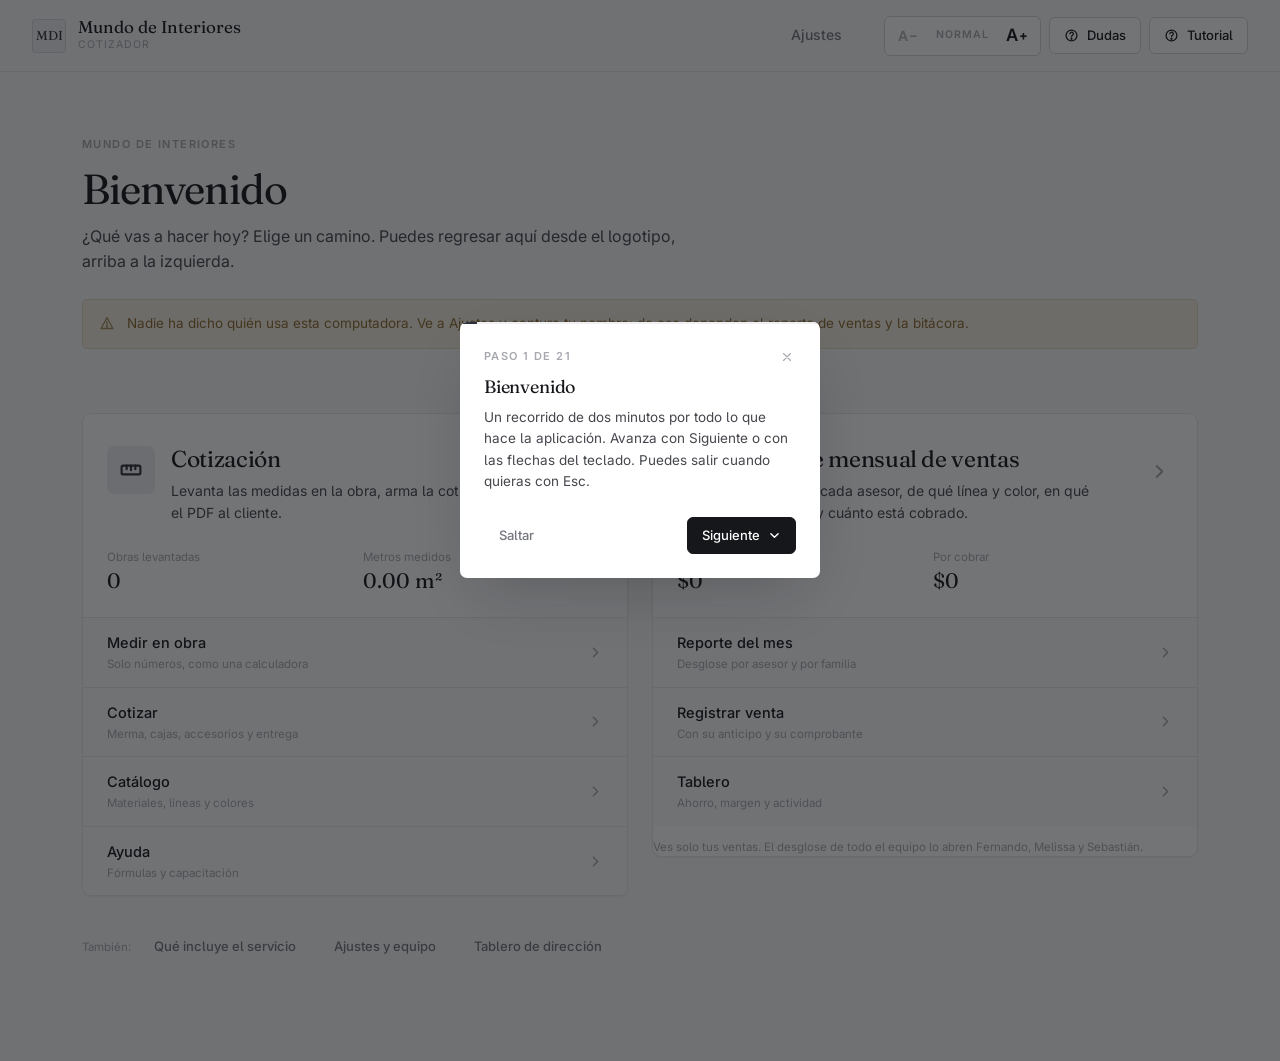
<file: index.html>
<!doctype html>
<html lang="es-MX">
<head>
  <meta charset="utf-8">
  <meta name="viewport" content="width=device-width, initial-scale=1, viewport-fit=cover">
  <title>Mundo de Interiores · Cotizador y ventas</title>
  <meta name="description" content="Medición en obra, cotización de pisos y cortinería, y reporte mensual de ventas por asesor, línea y color.">
  <meta name="color-scheme" content="light">
  <meta name="theme-color" content="#F7F7F8">

  <link rel="preconnect" href="https://fonts.googleapis.com">
  <link rel="preconnect" href="https://fonts.gstatic.com" crossorigin>
  <link rel="stylesheet"
        href="https://fonts.googleapis.com/css2?family=Fraunces:opsz,wght@9..144,300;9..144,400;9..144,500&family=Inter:wght@400;500;600&display=swap">
  <!-- Sube el número de ?v= cada vez que publiques cambios, para saltar la caché del navegador. -->
  <link rel="stylesheet" href="css/app.css?v=20">

  <!-- Para que quien mide pueda dejarla en la pantalla de inicio del teléfono
       y se abra a pantalla completa, sin barra de navegador. -->
  <link rel="manifest" href="manifest.webmanifest">
  <link rel="apple-touch-icon" href="assets/icono.svg">
  <meta name="apple-mobile-web-app-capable" content="yes">
  <meta name="apple-mobile-web-app-status-bar-style" content="default">
  <meta name="apple-mobile-web-app-title" content="Mundo Interiores">

  <link rel="icon" href="data:image/svg+xml,%3Csvg xmlns='http://www.w3.org/2000/svg' viewBox='0 0 32 32'%3E%3Crect width='32' height='32' rx='6' fill='%23EFEFF2'/%3E%3Ctext x='16' y='21.5' font-family='Georgia,serif' font-size='13' fill='%232E323A' text-anchor='middle'%3EMDI%3C/text%3E%3C/svg%3E">
</head>
<body>
  <div class="shell" id="app">
    <noscript>
      <div style="padding:48px;text-align:center;font-family:system-ui">
        <h1>Se necesita JavaScript</h1>
        <p>Esta aplicación calcula las cotizaciones en tu navegador. Actívalo para continuar.</p>
      </div>
    </noscript>
  </div>

  <script type="module" src="js/app.js"></script>
</body>
</html>
</file>
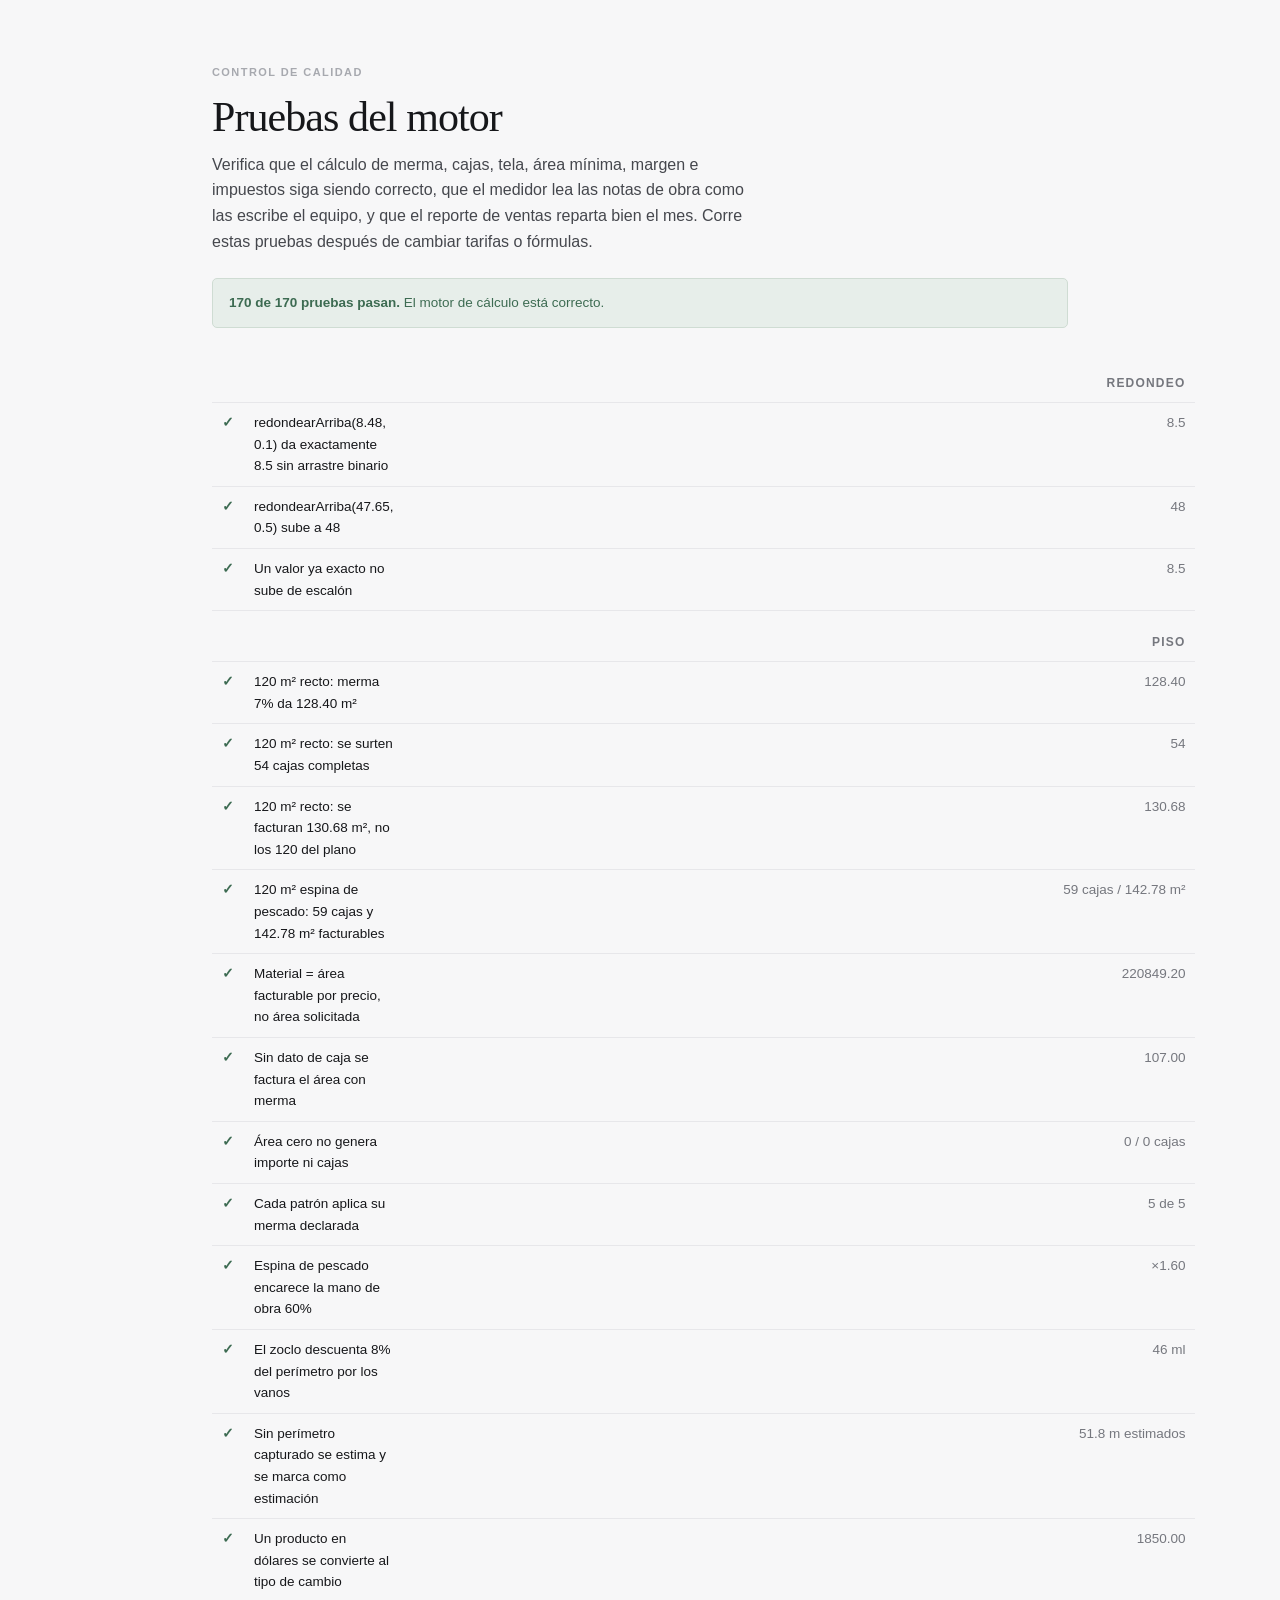
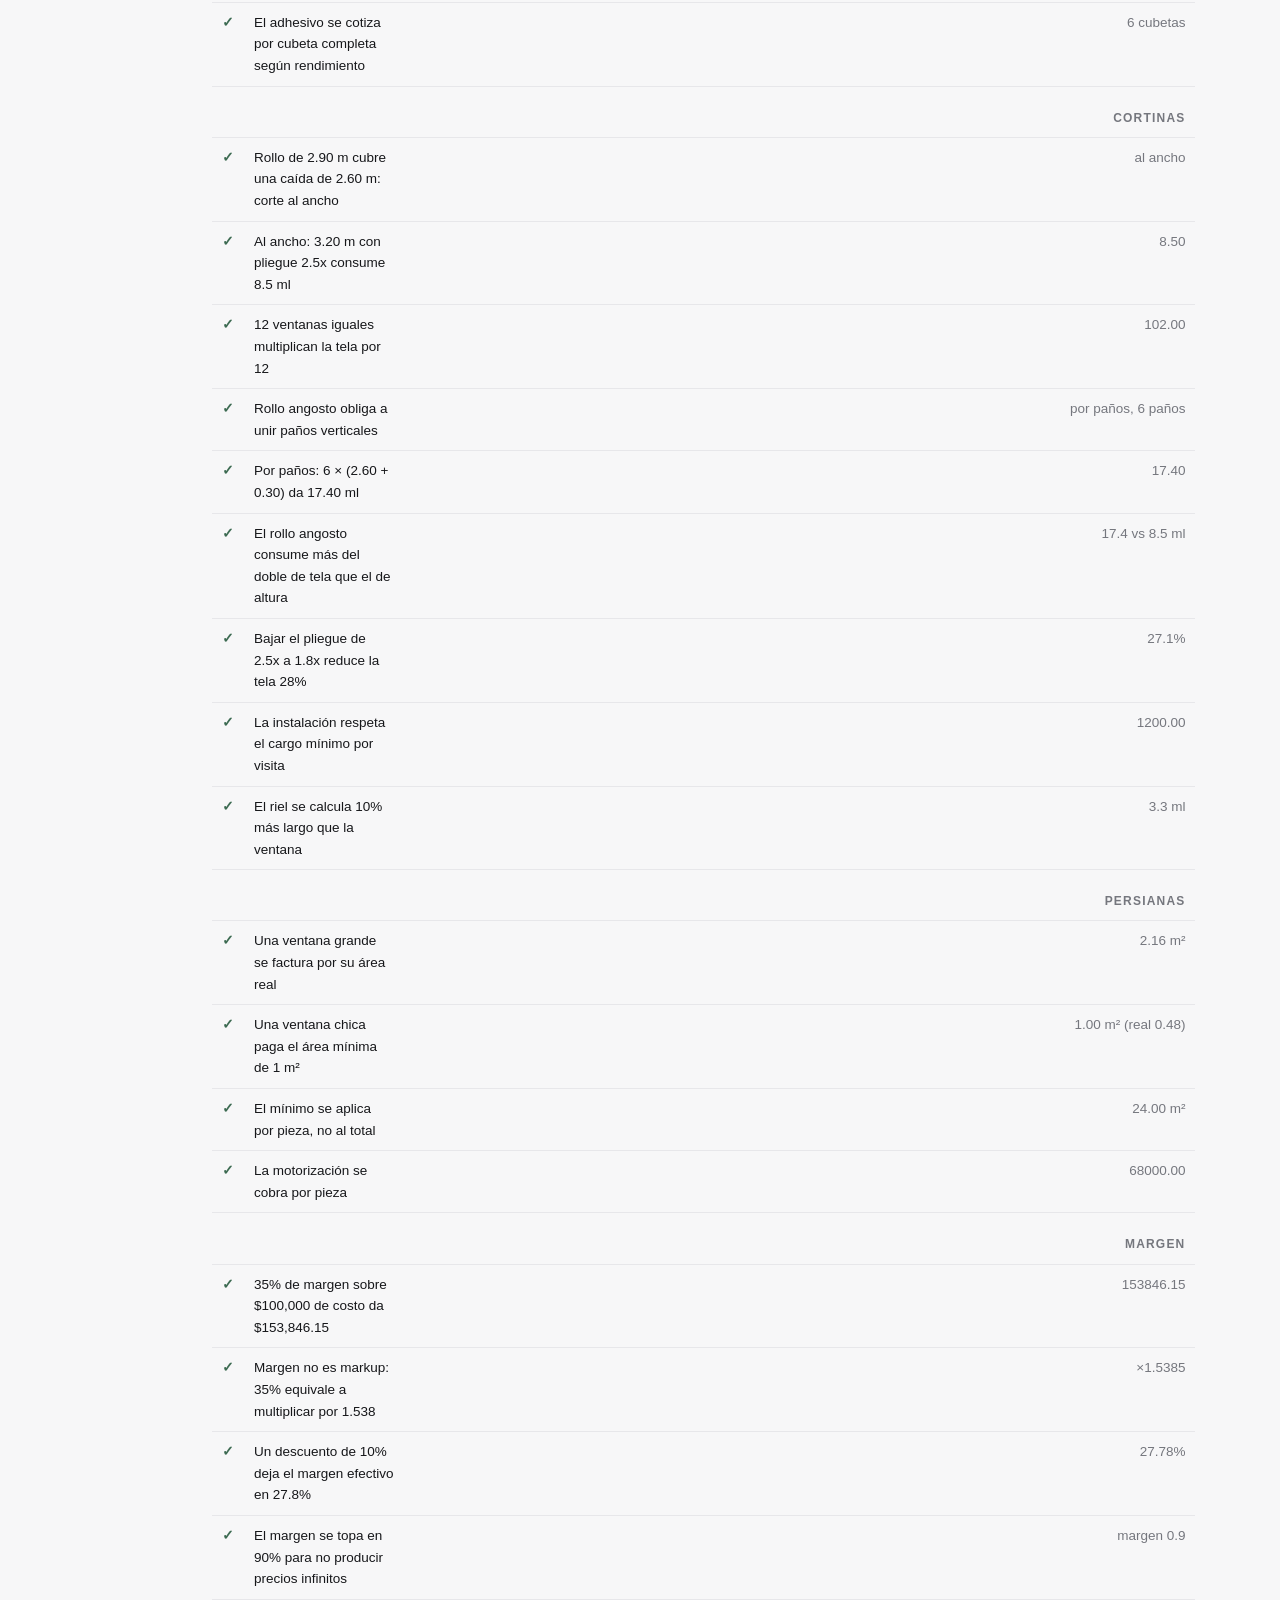
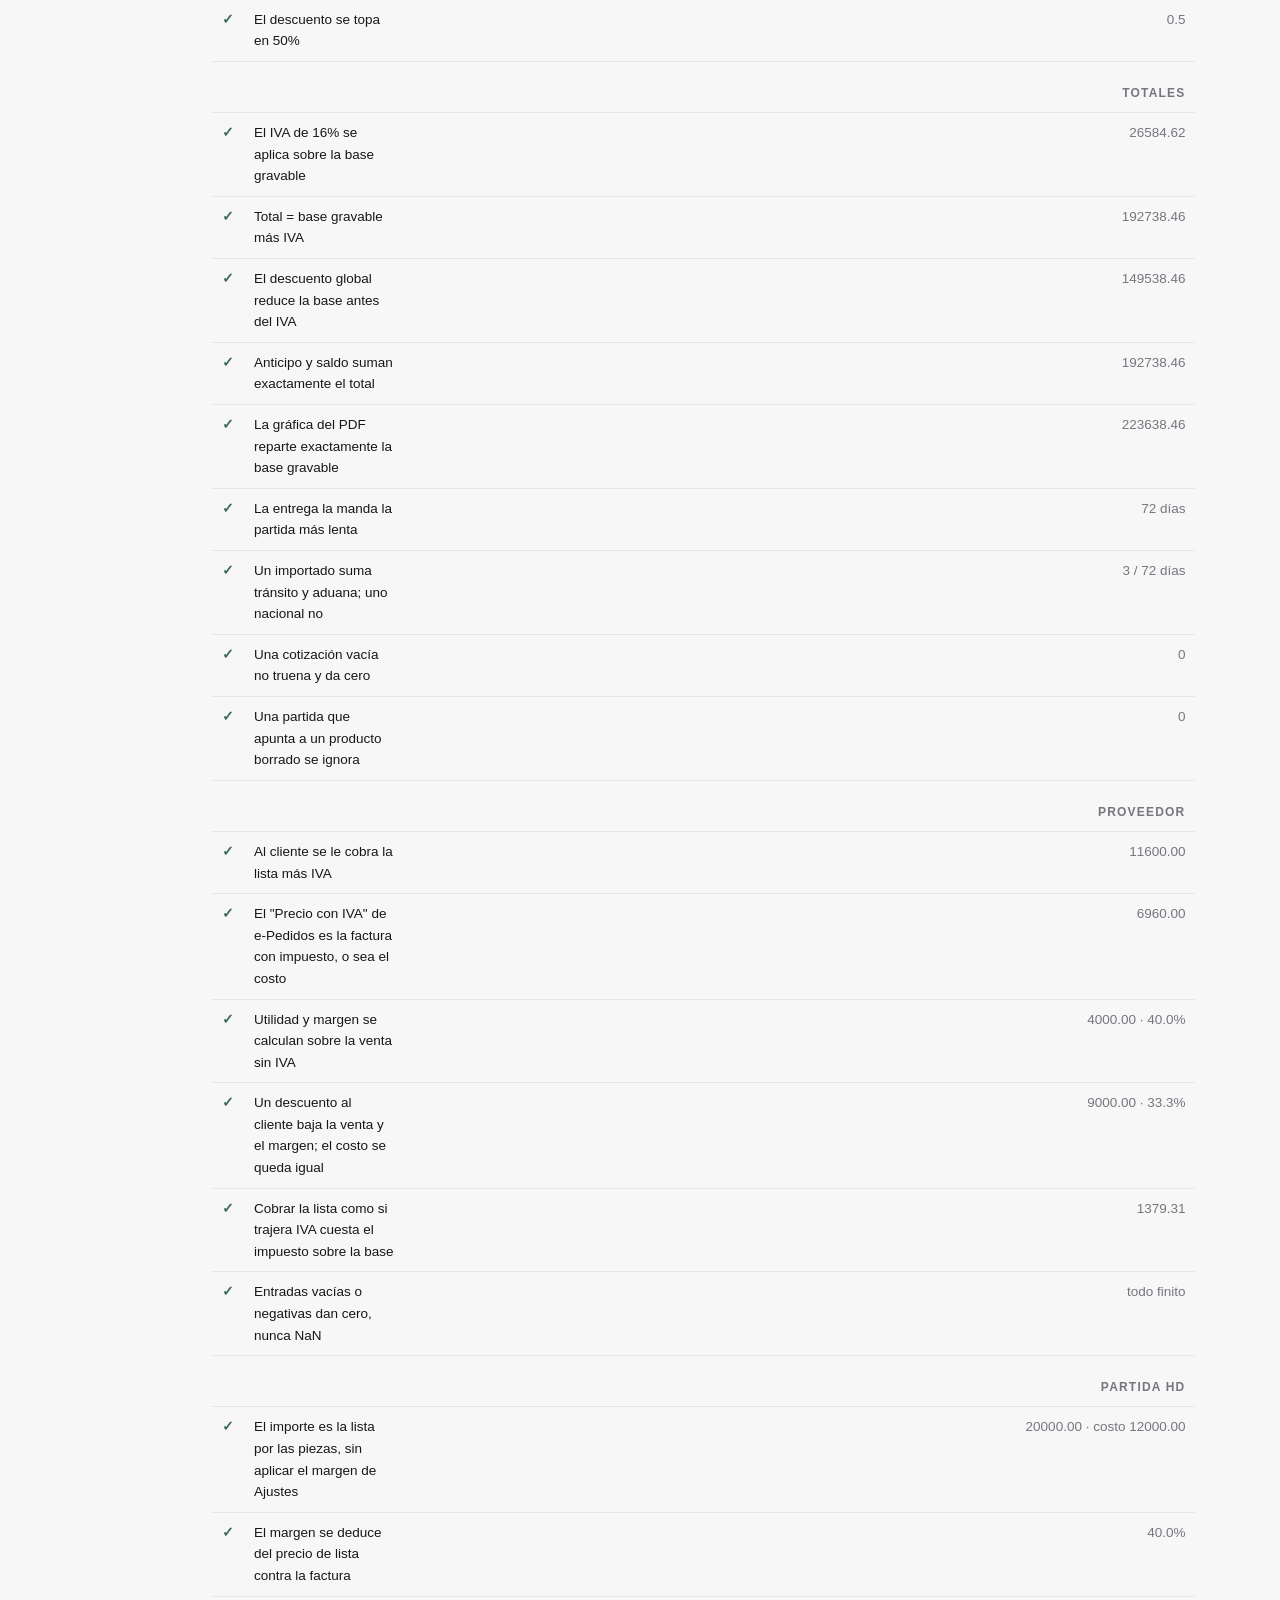
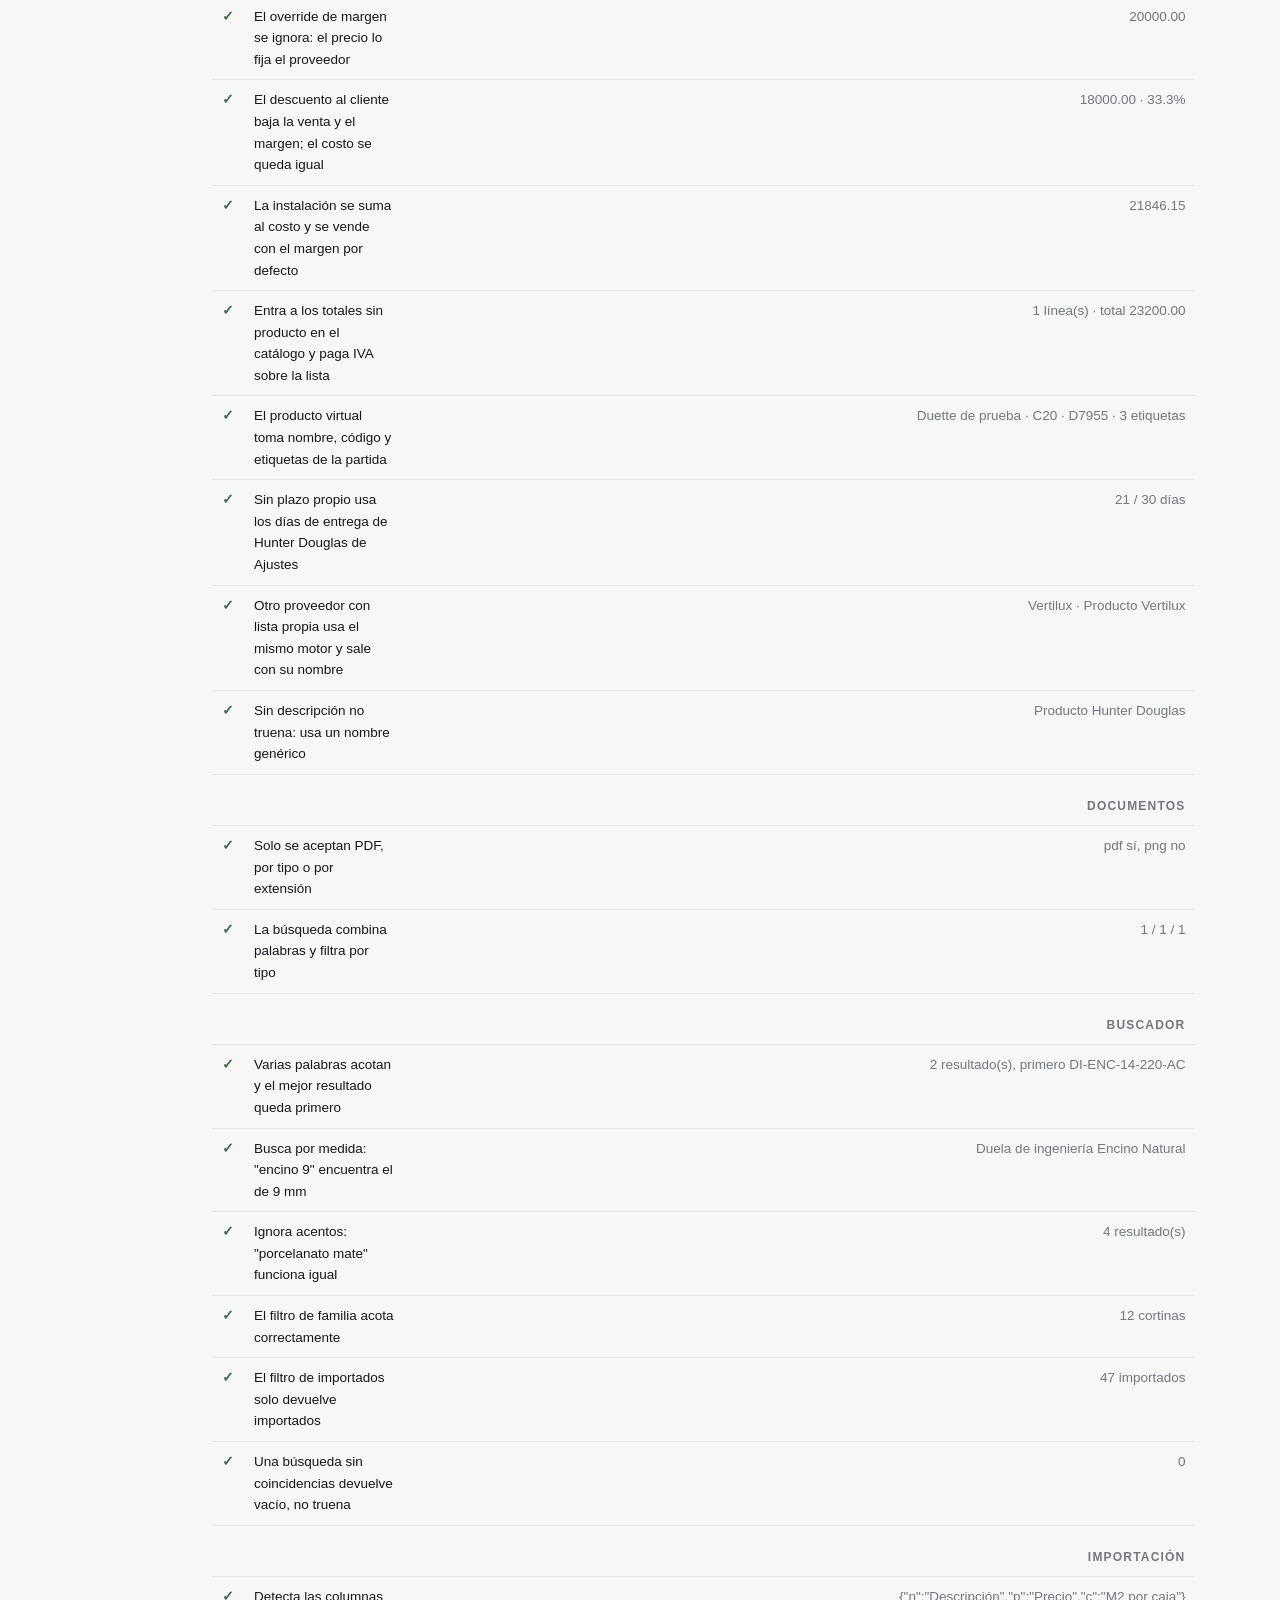
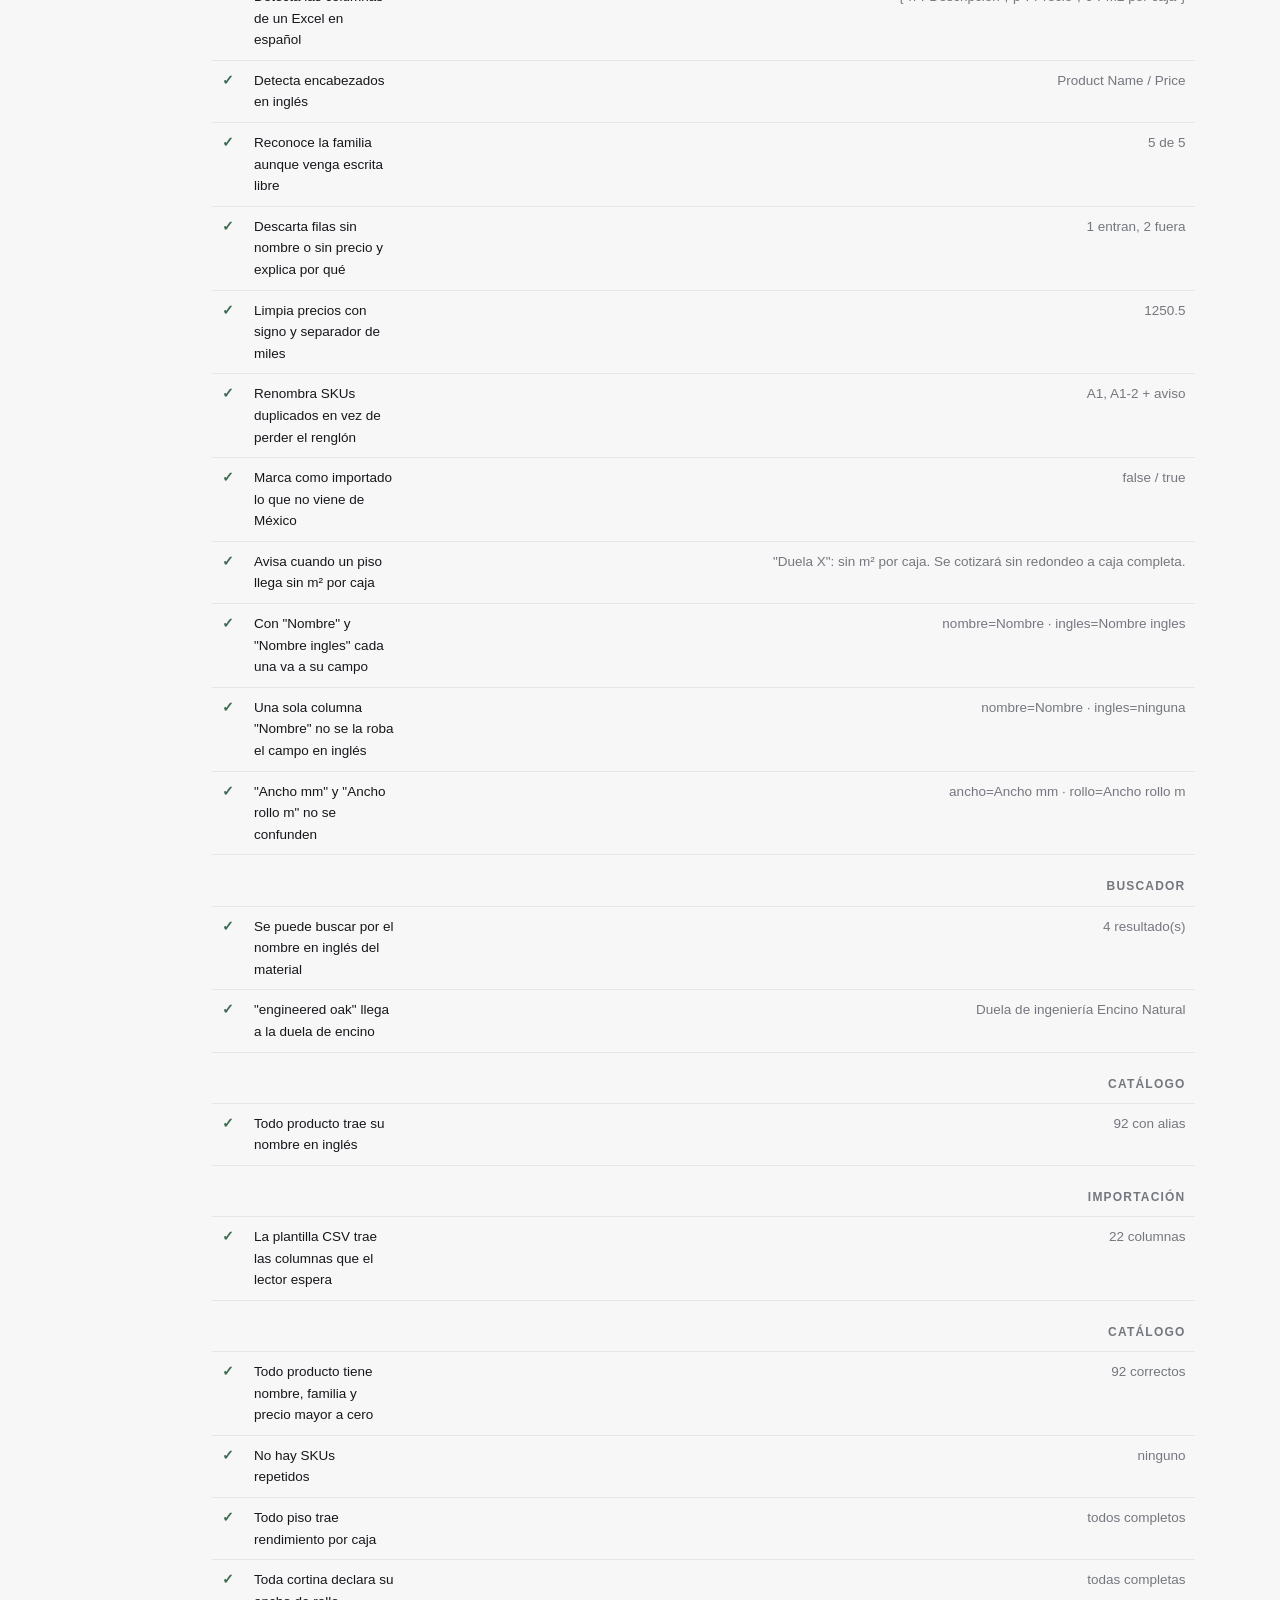
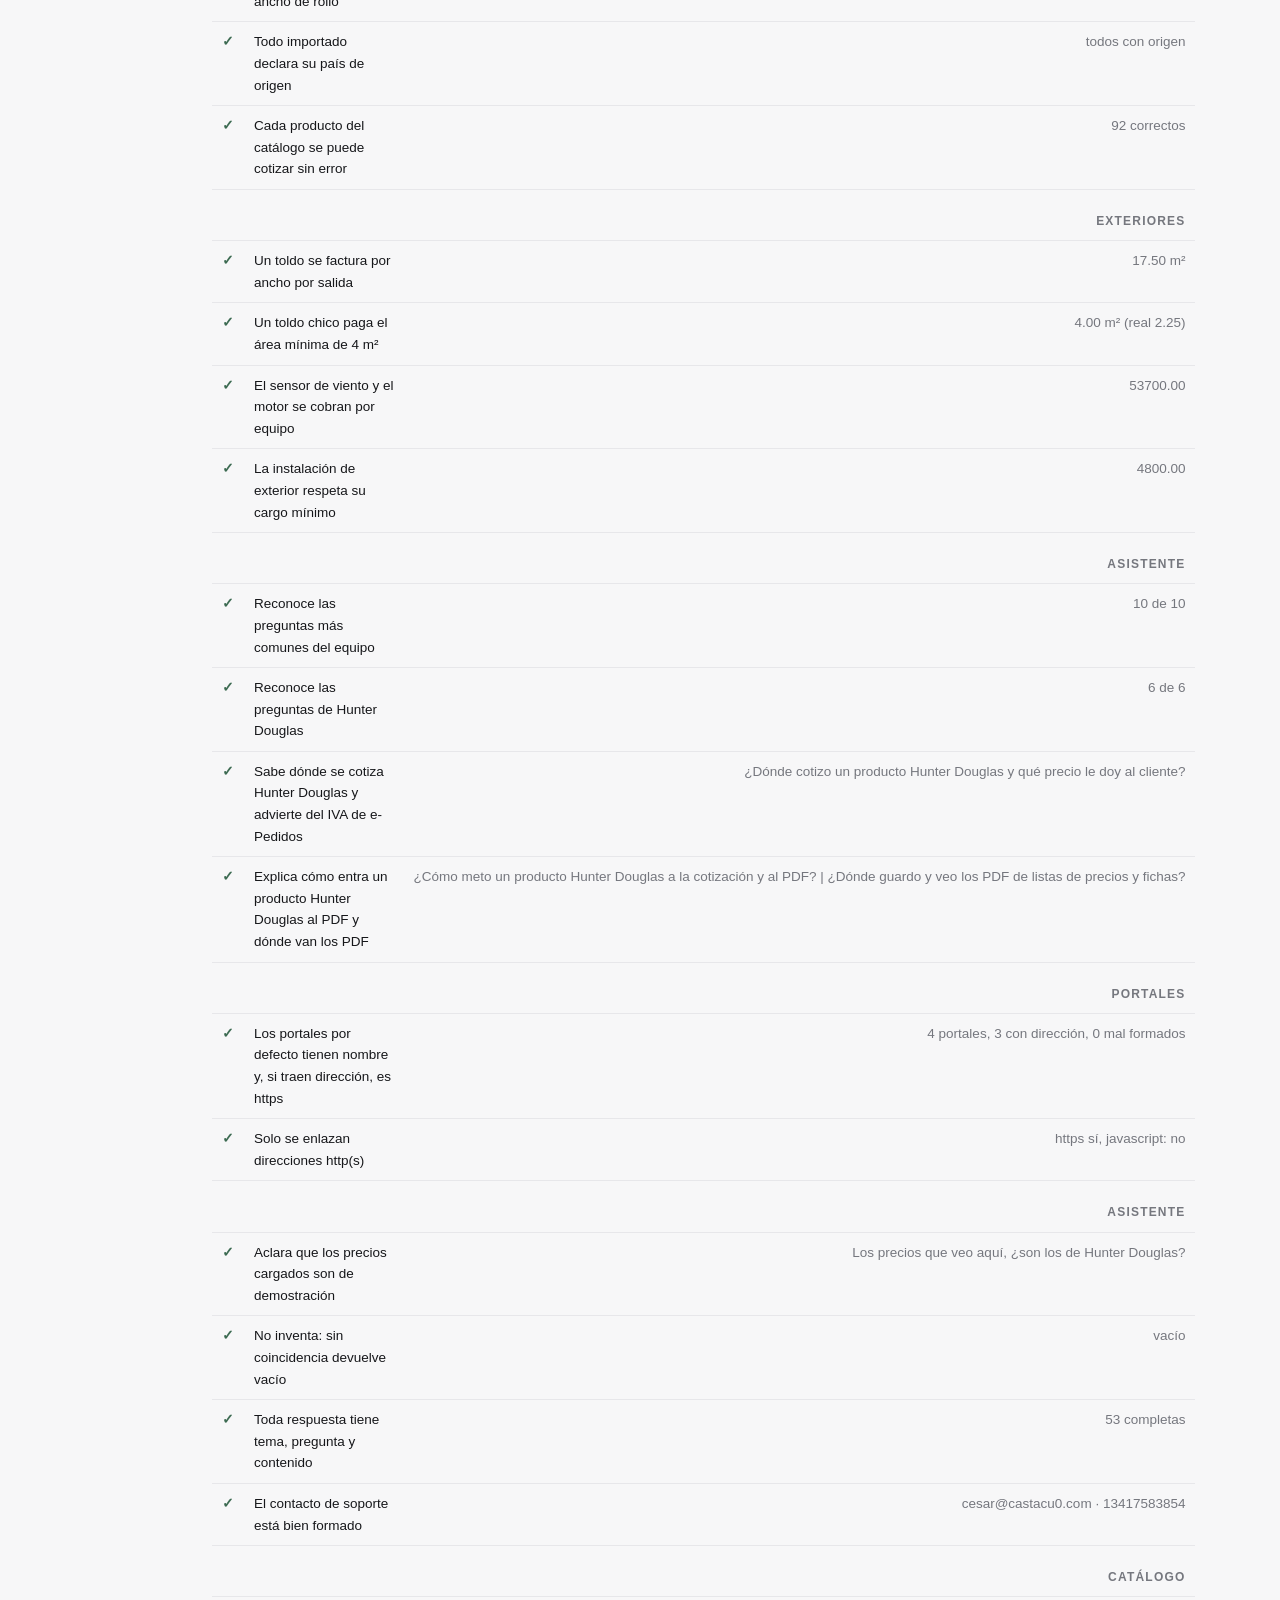
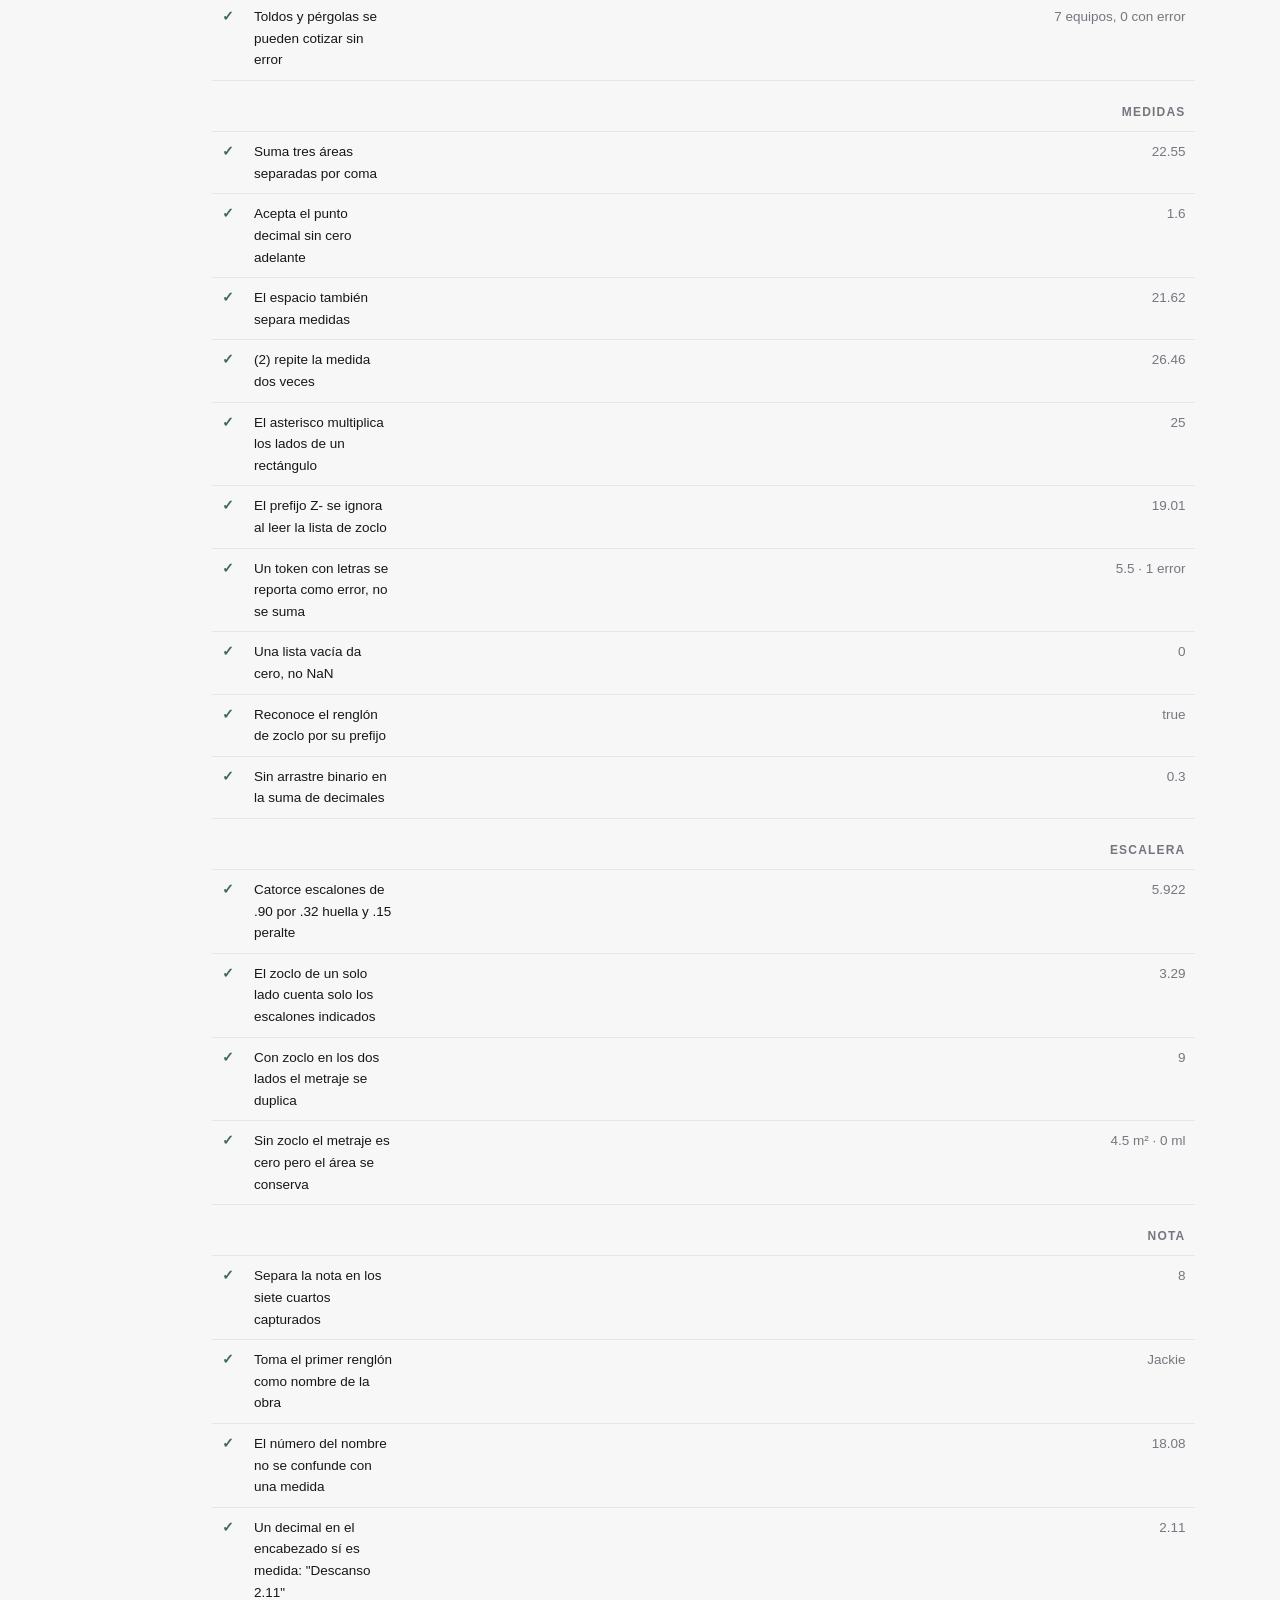
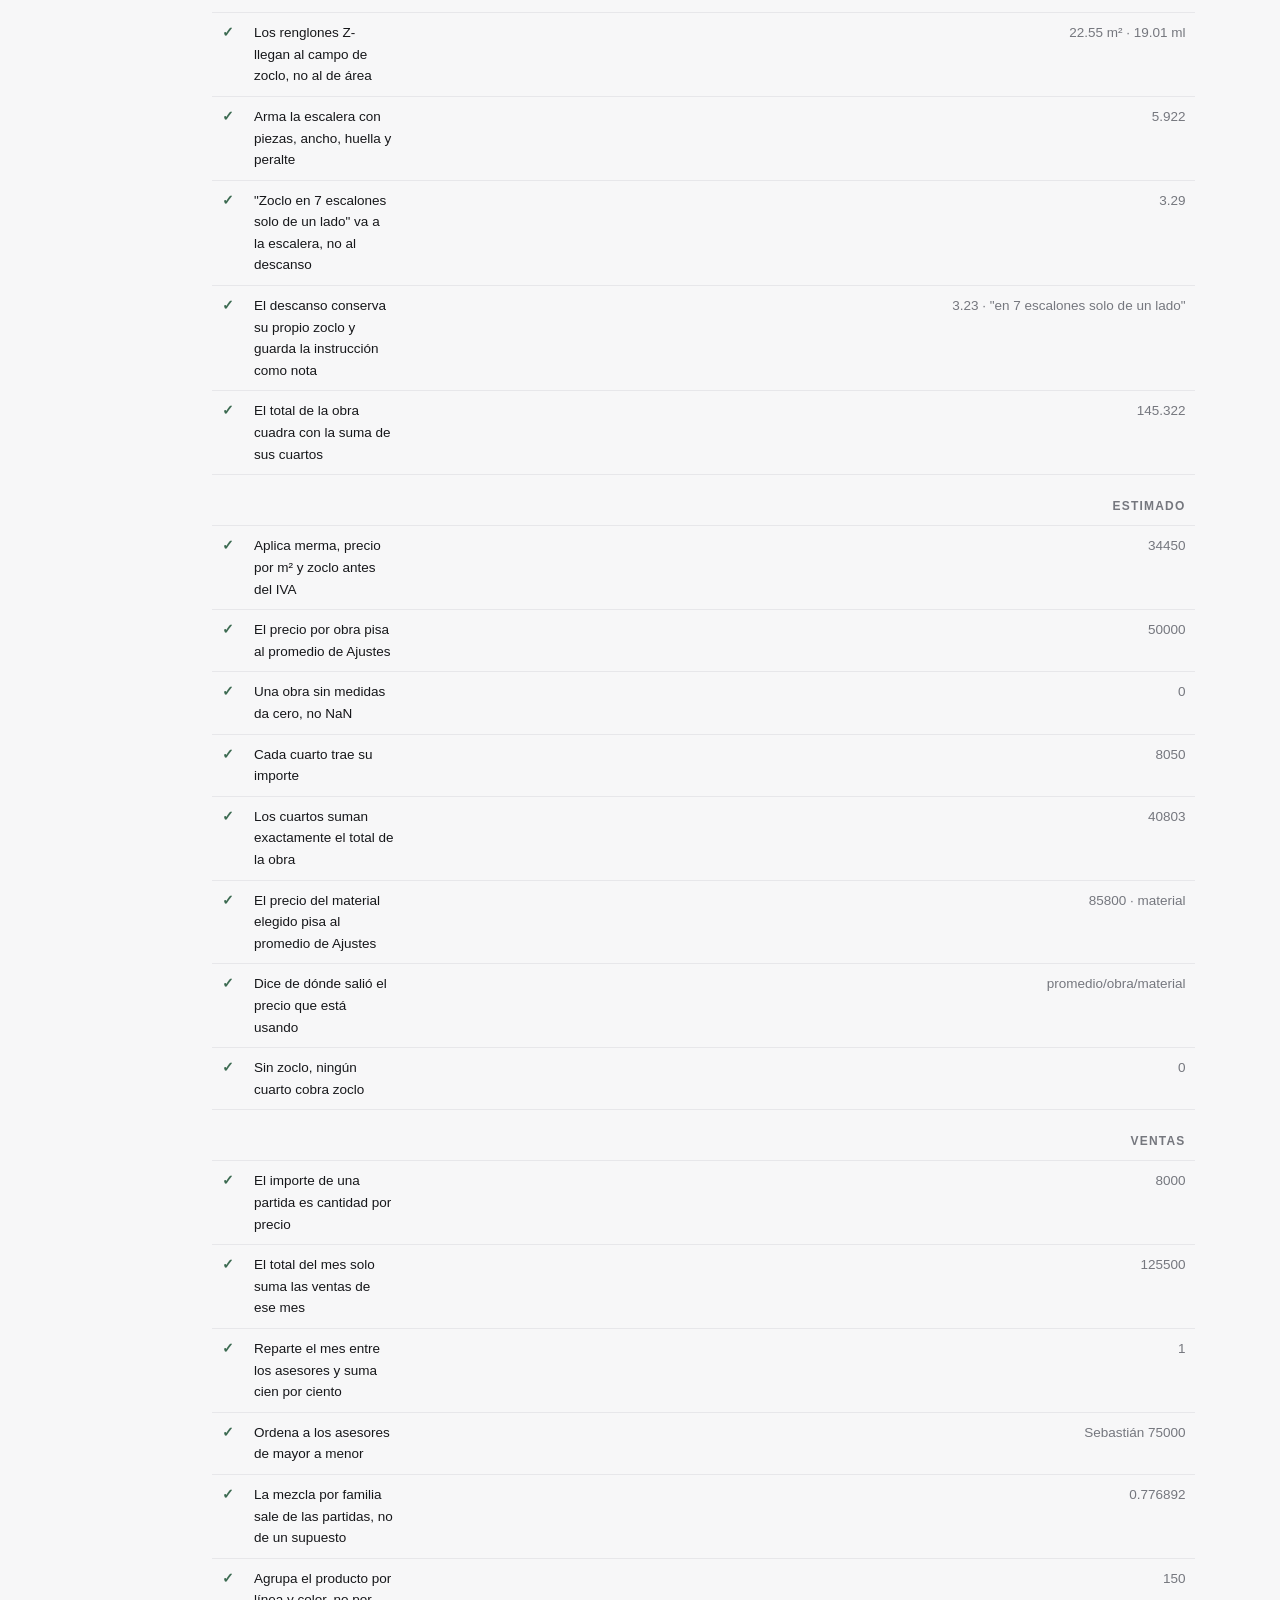
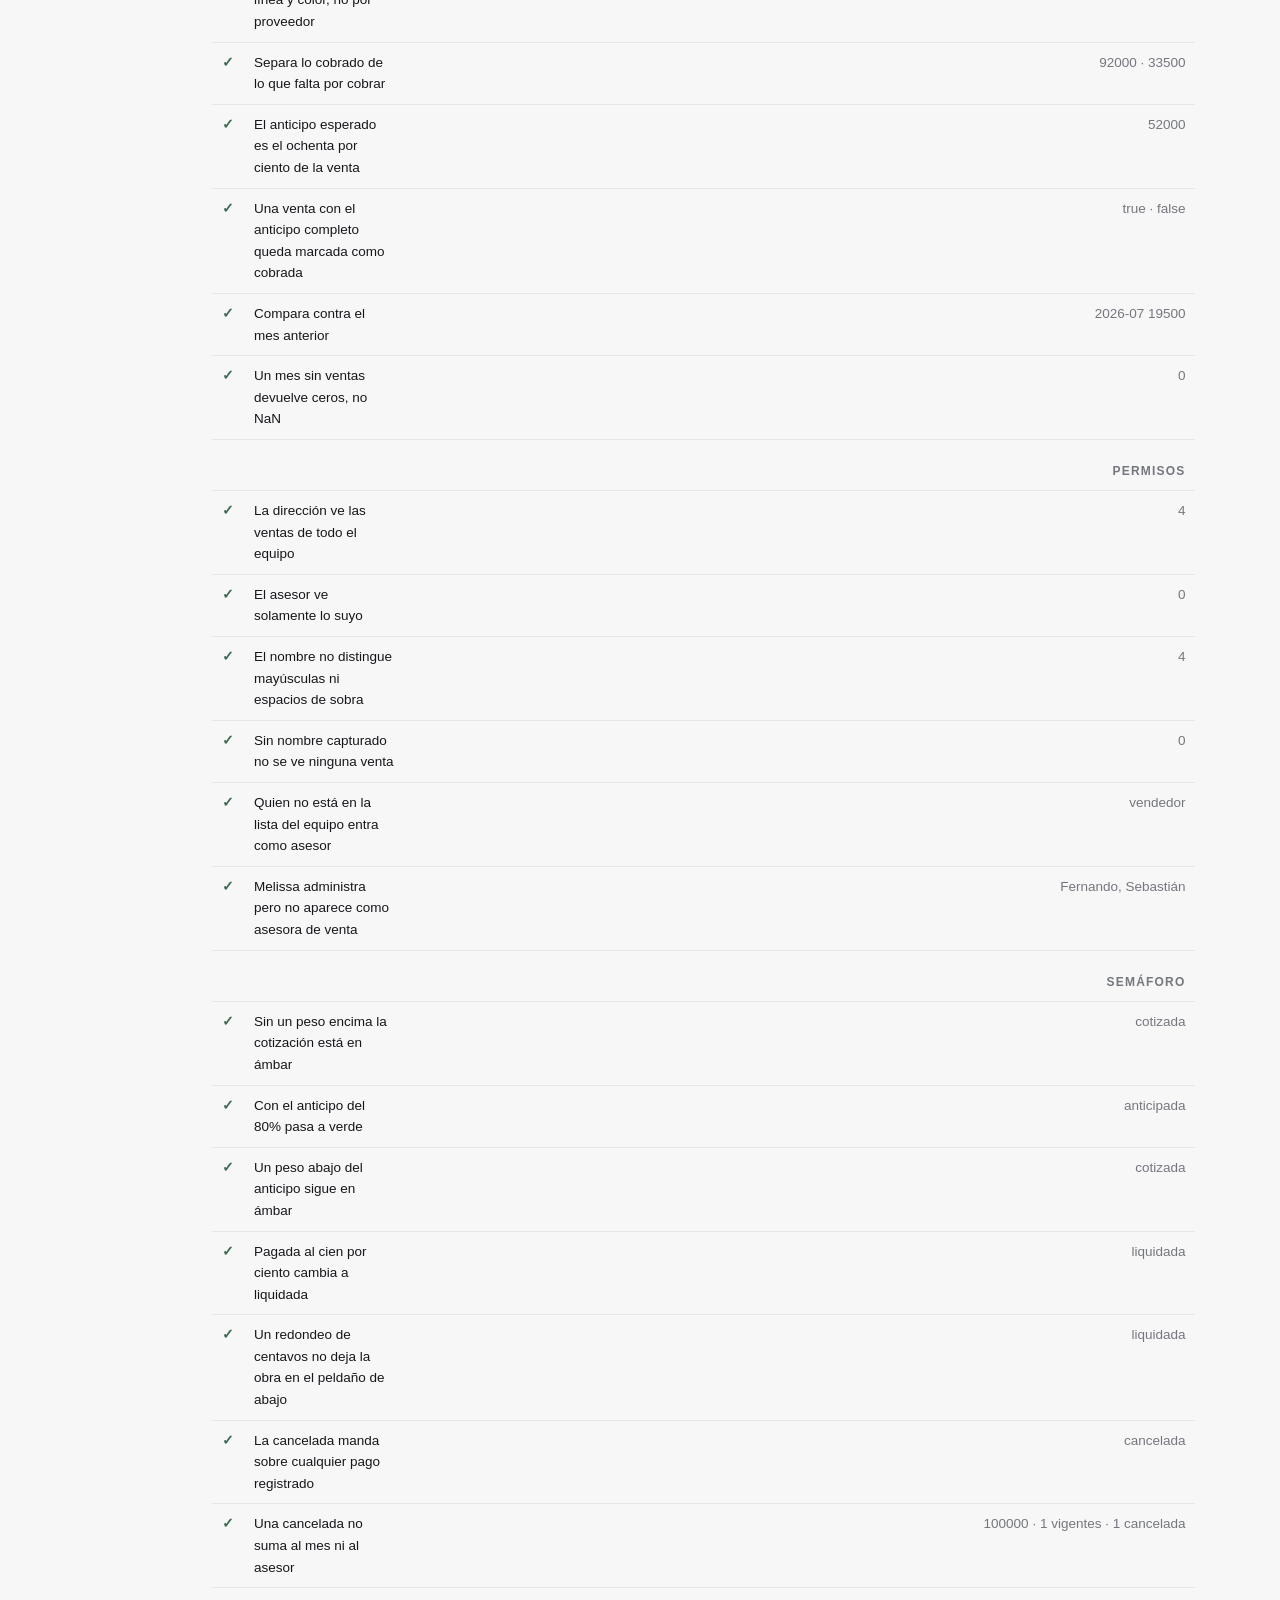
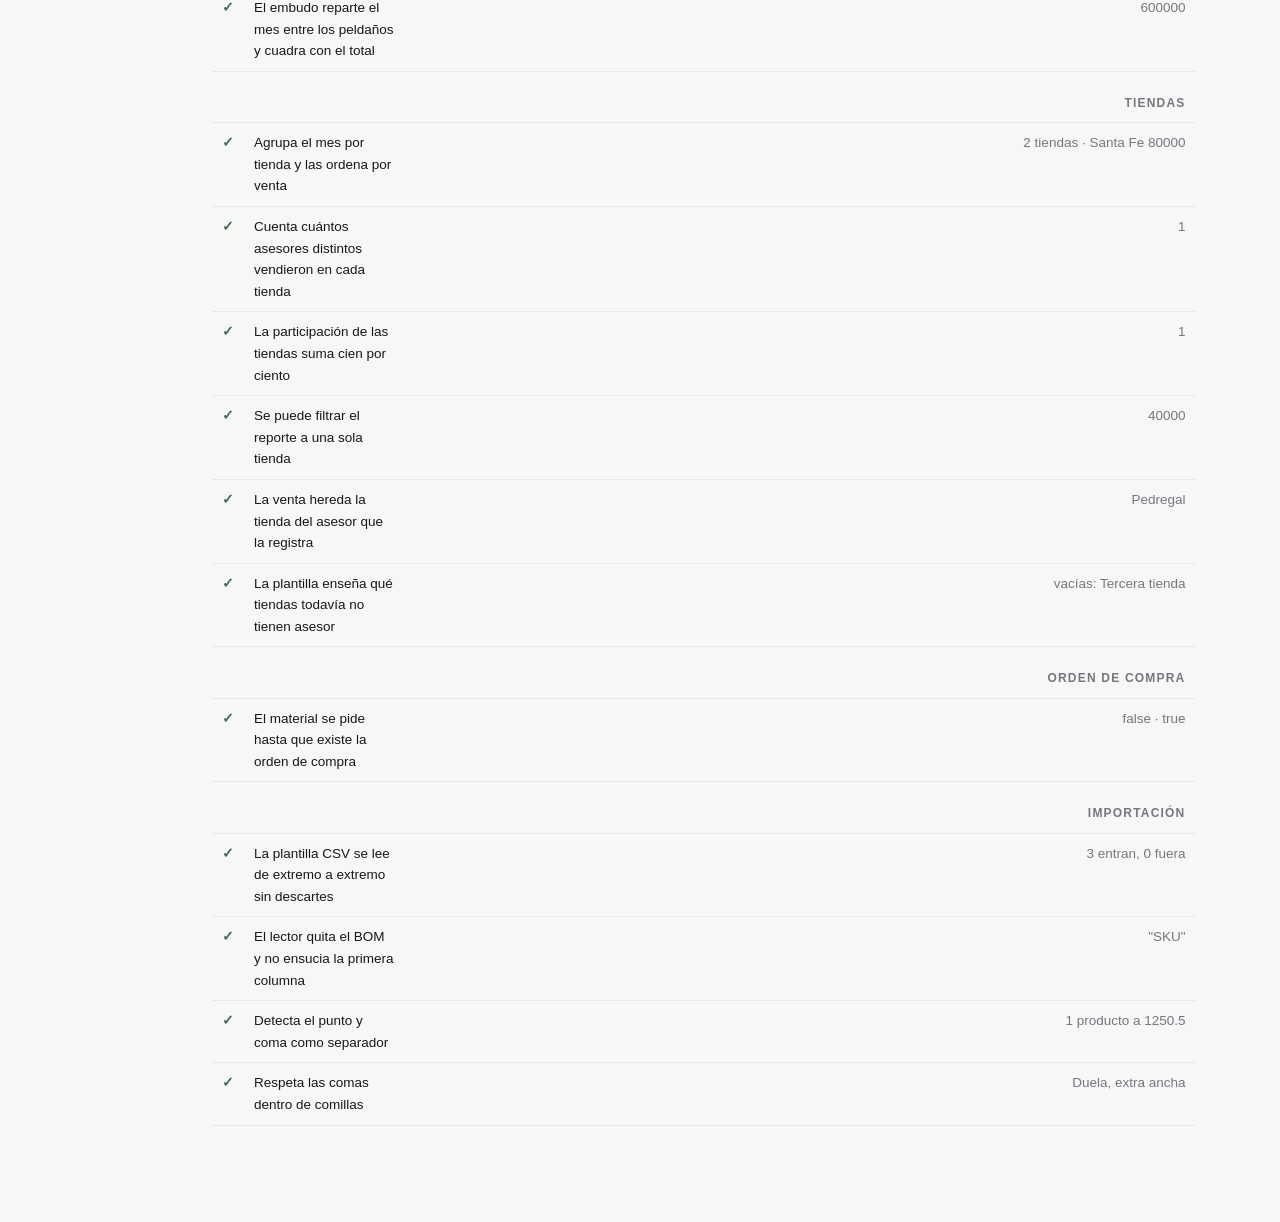
<file: pruebas.html>
<!doctype html>
<html lang="es-MX">
<head>
<meta charset="utf-8">
<meta name="viewport" content="width=device-width, initial-scale=1">
<title>Pruebas del motor de cálculo · Cotizador Mundo de Interiores</title>
<link rel="stylesheet" href="css/app.css?v=20">
<link rel="icon" href="data:,">
<style>
  .main{max-width:920px}
  .t{width:100%;border-collapse:collapse;font-size:13.5px}
  .t td{padding:9px 10px;border-bottom:1px solid var(--line);vertical-align:top}
  .t td:first-child{width:30px}
  .t td:last-child{text-align:right;font-variant-numeric:tabular-nums;white-space:nowrap;color:var(--ink-3)}
  .ok{color:var(--ok);font-weight:700}
  .no{color:var(--danger);font-weight:700}
  .grupo{font-weight:600;padding-top:22px!important;font-size:12px;letter-spacing:.1em;
         text-transform:uppercase;color:var(--ink-4)}
</style>
</head>
<body>
<div class="shell">
  <main class="main">
    <p class="eyebrow">Control de calidad</p>
    <h1 class="display mt-3">Pruebas del motor</h1>
    <p class="lead mt-3">
      Verifica que el cálculo de merma, cajas, tela, área mínima, margen e impuestos siga siendo
      correcto, que el medidor lea las notas de obra como las escribe el equipo, y que el reporte
      de ventas reparta bien el mes. Corre estas pruebas después de cambiar tarifas o fórmulas.
    </p>
    <div id="resumen" class="mt-5"></div>
    <div id="salida" class="mt-5"></div>
  </main>
</div>

<script type="module">
import { redondearArriba } from './js/format.js';
import { calcularPartida, calcularTotales, estimarPerimetro, leadTimeProducto,
         precioBaseMXN, calcularPrecioProveedor, productoDePartida, PATRONES } from './js/pricing.js';
import { urlSegura } from './js/portales.js';
import { filtrarDocumentos, esPDF, ETIQUETAS as ETIQUETAS_DOC } from './js/documentos.js';
import { CONFIG_DEFAULT, buscarProductos } from './js/state.js';
import { CATALOGO_DEMO } from './js/catalog-seed.js';
import { sugerirMapeo, mapearFilas, normalizarCategoria, plantillaCSV } from './js/importer.js';
import { CONOCIMIENTO, responder, CONTACTO } from './js/asistente.js';
import { parsearLista, esLineaZoclo, calcularEscalera, calcularCuarto, calcularMedicion,
         estimarMedicion, parsearNota } from './js/medidas.js';
import { importeLinea, totalVenta, anticipoEsperado, estaCobrada, resumenVentas,
         compararMes, ventasVisibles, esAdmin, rolDe, estadoVenta, ESTADOS,
         asesoresDe, sucursalDe, plantillaPorSucursal, avanceProyecto } from './js/ventas.js';

const cfg = structuredClone(CONFIG_DEFAULT);
const pruebas = [];
const P = (grupo, nombre, fn) => pruebas.push({ grupo, nombre, fn });

// Compara con tolerancia: los importes se comparan al centavo.
const cerca = (a, b, tol = 0.01) => Math.abs(a - b) <= tol;

const prod = (extra) => ({
  id: 'X', sku: 'X', nombre: 'Prueba', categoria: 'duela-ingenieria',
  precio: 1000, moneda: 'MXN', unidad: 'm2', importado: false, leadTimeDias: 3,
  m2PorCaja: 2.42, caracteristicas: [], ...extra,
});

const base = {
  areaM2: '', patron: 'recto', perimetroM: '', incluirInstalacion: false,
  incluirZoclo: false, incluirUnderlayment: false, incluirAdhesivo: false,
  incluirBoquilla: false, perfilesTransicion: 0,
  anchoM: '', altoM: '', cantidad: 1, pliegue: 2.5,
  incluirRiel: false, rielMotorizado: false, incluirForro: false, motorizada: false,
  margenOverride: 0, descuentoPct: 0,
};

// ---------------------------------------------------------------- redondeo

P('Redondeo', 'redondearArriba(8.48, 0.1) da exactamente 8.5 sin arrastre binario', () => {
  const r = redondearArriba(8.48, 0.1);
  return { ok: r === 8.5, obtenido: r, esperado: 8.5 };
});
P('Redondeo', 'redondearArriba(47.65, 0.5) sube a 48', () => {
  const r = redondearArriba(47.65, 0.5);
  return { ok: r === 48, obtenido: r, esperado: 48 };
});
P('Redondeo', 'Un valor ya exacto no sube de escalón', () => {
  const r = redondearArriba(8.5, 0.1);
  return { ok: r === 8.5, obtenido: r, esperado: 8.5 };
});

// ---------------------------------------------------------------- piso

P('Piso', '120 m² recto: merma 7% da 128.40 m²', () => {
  const c = calcularPartida({ ...base, areaM2: 120 }, prod(), cfg);
  return { ok: cerca(c.areaConMerma, 128.40), obtenido: c.areaConMerma.toFixed(2), esperado: '128.40' };
});
P('Piso', '120 m² recto: se surten 54 cajas completas', () => {
  const c = calcularPartida({ ...base, areaM2: 120 }, prod(), cfg);
  return { ok: c.cajas === 54, obtenido: c.cajas, esperado: 54 };
});
P('Piso', '120 m² recto: se facturan 130.68 m², no los 120 del plano', () => {
  const c = calcularPartida({ ...base, areaM2: 120 }, prod(), cfg);
  return { ok: cerca(c.areaFacturable, 130.68), obtenido: c.areaFacturable.toFixed(2), esperado: '130.68' };
});
P('Piso', '120 m² espina de pescado: 59 cajas y 142.78 m² facturables', () => {
  const c = calcularPartida({ ...base, areaM2: 120, patron: 'espina' }, prod(), cfg);
  return { ok: c.cajas === 59 && cerca(c.areaFacturable, 142.78),
           obtenido: `${c.cajas} cajas / ${c.areaFacturable.toFixed(2)} m²`, esperado: '59 cajas / 142.78 m²' };
});
P('Piso', 'Material = área facturable por precio, no área solicitada', () => {
  const c = calcularPartida({ ...base, areaM2: 120 }, prod({ precio: 1690 }), cfg);
  return { ok: cerca(c.material, 130.68 * 1690), obtenido: c.material.toFixed(2),
           esperado: (130.68 * 1690).toFixed(2) };
});
P('Piso', 'Sin dato de caja se factura el área con merma', () => {
  const c = calcularPartida({ ...base, areaM2: 100 }, prod({ m2PorCaja: undefined }), cfg);
  return { ok: cerca(c.areaFacturable, 107), obtenido: c.areaFacturable.toFixed(2), esperado: '107.00' };
});
P('Piso', 'Área cero no genera importe ni cajas', () => {
  const c = calcularPartida({ ...base, areaM2: 0 }, prod(), cfg);
  return { ok: c.importe === 0 && c.cajas === 0, obtenido: `${c.importe} / ${c.cajas} cajas`, esperado: '0 / 0 cajas' };
});
P('Piso', 'Cada patrón aplica su merma declarada', () => {
  const fallos = Object.entries(PATRONES).filter(([k, v]) => {
    const c = calcularPartida({ ...base, areaM2: 100, patron: k }, prod(), cfg);
    return !cerca(c.mermaPct, v.merma, 0.0001);
  });
  return { ok: fallos.length === 0, obtenido: fallos.length ? fallos.map(f => f[0]).join(', ') : '5 de 5',
           esperado: '5 de 5' };
});
P('Piso', 'Espina de pescado encarece la mano de obra 60%', () => {
  const r = calcularPartida({ ...base, areaM2: 100, incluirInstalacion: true }, prod(), cfg);
  const e = calcularPartida({ ...base, areaM2: 100, patron: 'espina', incluirInstalacion: true }, prod(), cfg);
  return { ok: cerca(e.manoObra / r.manoObra, 1.6, 0.001),
           obtenido: `×${(e.manoObra / r.manoObra).toFixed(2)}`, esperado: '×1.60' };
});
P('Piso', 'El zoclo descuenta 8% del perímetro por los vanos', () => {
  const c = calcularPartida({ ...base, areaM2: 120, perimetroM: 50, incluirZoclo: true }, prod(), cfg);
  const z = c.accesorios.find((a) => a.clave === 'zoclo');
  return { ok: cerca(z.cantidad, redondearArriba(50 * 0.92, 0.5)),
           obtenido: `${z.cantidad} ml`, esperado: `${redondearArriba(46, 0.5)} ml` };
});
P('Piso', 'Sin perímetro capturado se estima y se marca como estimación', () => {
  const c = calcularPartida({ ...base, areaM2: 120, incluirZoclo: true }, prod(), cfg);
  return { ok: c.perimetroEstimado === true && c.perimetro > 0,
           obtenido: `${c.perimetro.toFixed(1)} m estimados`, esperado: 'estimado > 0' };
});
P('Piso', 'Un producto en dólares se convierte al tipo de cambio', () => {
  const c = calcularPartida({ ...base, areaM2: 100 }, prod({ precio: 100, moneda: 'USD', m2PorCaja: undefined }), cfg);
  return { ok: cerca(c.precioM2, 100 * cfg.fiscal.tipoCambio),
           obtenido: c.precioM2.toFixed(2), esperado: (100 * cfg.fiscal.tipoCambio).toFixed(2) };
});
P('Piso', 'El adhesivo se cotiza por cubeta completa según rendimiento', () => {
  const c = calcularPartida({ ...base, areaM2: 100, incluirAdhesivo: true }, prod(), cfg);
  const a = c.accesorios.find((x) => x.clave === 'adhesivo');
  return { ok: a.cantidad === Math.ceil(100 / cfg.tarifas.rendimientoAdhesivoM2),
           obtenido: `${a.cantidad} cubetas`, esperado: `${Math.ceil(100 / 18)} cubetas` };
});

// ---------------------------------------------------------------- cortinas

const telaAlta = prod({ categoria: 'cortina', unidad: 'ml', precio: 340, anchoRolloM: 2.90, m2PorCaja: undefined });
const telaAngosta = prod({ categoria: 'cortina', unidad: 'ml', precio: 460, anchoRolloM: 1.40, m2PorCaja: undefined });

P('Cortinas', 'Rollo de 2.90 m cubre una caída de 2.60 m: corte al ancho', () => {
  const c = calcularPartida({ ...base, anchoM: 3.2, altoM: 2.6, cantidad: 1 }, telaAlta, cfg);
  return { ok: c.metodo === 'al ancho', obtenido: c.metodo, esperado: 'al ancho' };
});
P('Cortinas', 'Al ancho: 3.20 m con pliegue 2.5x consume 8.5 ml', () => {
  const c = calcularPartida({ ...base, anchoM: 3.2, altoM: 2.6, cantidad: 1 }, telaAlta, cfg);
  return { ok: cerca(c.metrosLineales, 8.5), obtenido: c.metrosLineales.toFixed(2), esperado: '8.50' };
});
P('Cortinas', '12 ventanas iguales multiplican la tela por 12', () => {
  const c = calcularPartida({ ...base, anchoM: 3.2, altoM: 2.6, cantidad: 12 }, telaAlta, cfg);
  return { ok: cerca(c.metrosLineales, 102), obtenido: c.metrosLineales.toFixed(2), esperado: '102.00' };
});
P('Cortinas', 'Rollo angosto obliga a unir paños verticales', () => {
  const c = calcularPartida({ ...base, anchoM: 3.2, altoM: 2.6, cantidad: 1 }, telaAngosta, cfg);
  return { ok: c.metodo === 'por paños' && c.panos === 6,
           obtenido: `${c.metodo}, ${c.panos} paños`, esperado: 'por paños, 6 paños' };
});
P('Cortinas', 'Por paños: 6 × (2.60 + 0.30) da 17.40 ml', () => {
  const c = calcularPartida({ ...base, anchoM: 3.2, altoM: 2.6, cantidad: 1 }, telaAngosta, cfg);
  return { ok: cerca(c.metrosLineales, 17.4), obtenido: c.metrosLineales.toFixed(2), esperado: '17.40' };
});
P('Cortinas', 'El rollo angosto consume más del doble de tela que el de altura', () => {
  const a = calcularPartida({ ...base, anchoM: 3.2, altoM: 2.6 }, telaAlta, cfg);
  const b = calcularPartida({ ...base, anchoM: 3.2, altoM: 2.6 }, telaAngosta, cfg);
  return { ok: b.metrosLineales > a.metrosLineales * 2,
           obtenido: `${b.metrosLineales.toFixed(1)} vs ${a.metrosLineales.toFixed(1)} ml`, esperado: 'más del doble' };
});
P('Cortinas', 'Bajar el pliegue de 2.5x a 1.8x reduce la tela 28%', () => {
  const a = calcularPartida({ ...base, anchoM: 3.2, altoM: 2.6, pliegue: 2.5 }, telaAlta, cfg);
  const b = calcularPartida({ ...base, anchoM: 3.2, altoM: 2.6, pliegue: 1.8 }, telaAlta, cfg);
  const baja = 1 - b.metrosLineales / a.metrosLineales;
  return { ok: cerca(baja, 0.28, 0.015), obtenido: `${(baja * 100).toFixed(1)}%`, esperado: '≈28%' };
});
P('Cortinas', 'La instalación respeta el cargo mínimo por visita', () => {
  const c = calcularPartida({ ...base, anchoM: 0.8, altoM: 2.4, incluirInstalacion: true }, telaAlta, cfg);
  return { ok: cerca(c.manoObra, cfg.tarifas.minimoInstalacionCortina),
           obtenido: c.manoObra.toFixed(2), esperado: cfg.tarifas.minimoInstalacionCortina.toFixed(2) };
});
P('Cortinas', 'El riel se calcula 10% más largo que la ventana', () => {
  const c = calcularPartida({ ...base, anchoM: 3.0, altoM: 2.6, incluirRiel: true }, telaAlta, cfg);
  const r = c.accesorios.find((a) => a.clave === 'riel');
  return { ok: cerca(r.cantidad, 3.3), obtenido: `${r.cantidad} ml`, esperado: '3.3 ml' };
});

// ---------------------------------------------------------------- persianas

const persiana = prod({ categoria: 'persiana', unidad: 'm2', precio: 760, m2PorCaja: undefined });

P('Persianas', 'Una ventana grande se factura por su área real', () => {
  const c = calcularPartida({ ...base, anchoM: 1.2, altoM: 1.8, cantidad: 1 }, persiana, cfg);
  return { ok: cerca(c.areaFacturable, 2.16) && c.aplicaMinimo === false,
           obtenido: `${c.areaFacturable.toFixed(2)} m²`, esperado: '2.16 m²' };
});
P('Persianas', 'Una ventana chica paga el área mínima de 1 m²', () => {
  const c = calcularPartida({ ...base, anchoM: 0.6, altoM: 0.8, cantidad: 1 }, persiana, cfg);
  return { ok: cerca(c.areaFacturable, 1.0) && c.aplicaMinimo === true,
           obtenido: `${c.areaFacturable.toFixed(2)} m² (real ${c.areaReal.toFixed(2)})`, esperado: '1.00 m²' };
});
P('Persianas', 'El mínimo se aplica por pieza, no al total', () => {
  const c = calcularPartida({ ...base, anchoM: 0.6, altoM: 0.8, cantidad: 24 }, persiana, cfg);
  return { ok: cerca(c.areaFacturable, 24), obtenido: `${c.areaFacturable.toFixed(2)} m²`, esperado: '24.00 m²' };
});
P('Persianas', 'La motorización se cobra por pieza', () => {
  const c = calcularPartida({ ...base, anchoM: 1.2, altoM: 1.8, cantidad: 10, motorizada: true }, persiana, cfg);
  const m = c.accesorios.find((a) => a.clave === 'motor');
  return { ok: cerca(m.importe, 10 * cfg.tarifas.motorPersianaPza),
           obtenido: m.importe.toFixed(2), esperado: (10 * cfg.tarifas.motorPersianaPza).toFixed(2) };
});

// ---------------------------------------------------------------- margen

P('Margen', '35% de margen sobre $100,000 de costo da $153,846.15', () => {
  const p = prod({ precio: 100000, m2PorCaja: undefined });
  const c = calcularPartida({ ...base, areaM2: 1, patron: 'recto', margenOverride: 0.35 },
                            { ...p, categoria: 'accesorio', unidad: 'pza' }, cfg);
  const cc = calcularPartida({ ...base, cantidad: 1, margenOverride: 0.35 },
                             { ...p, categoria: 'accesorio', unidad: 'pza' }, cfg);
  return { ok: cerca(cc.importe, 153846.15, 0.02), obtenido: cc.importe.toFixed(2), esperado: '153846.15' };
});
P('Margen', 'Margen no es markup: 35% equivale a multiplicar por 1.538', () => {
  const p = prod({ precio: 100000, categoria: 'accesorio', unidad: 'pza', m2PorCaja: undefined });
  const c = calcularPartida({ ...base, cantidad: 1, margenOverride: 0.35 }, p, cfg);
  return { ok: cerca(1 + c.markupEquivalente, 1.5385, 0.001),
           obtenido: `×${(1 + c.markupEquivalente).toFixed(4)}`, esperado: '×1.5385' };
});
P('Margen', 'Un descuento de 10% deja el margen efectivo en 27.8%', () => {
  const p = prod({ precio: 100000, categoria: 'accesorio', unidad: 'pza', m2PorCaja: undefined });
  const c = calcularPartida({ ...base, cantidad: 1, margenOverride: 0.35, descuentoPct: 0.1 }, p, cfg);
  return { ok: cerca(c.margenEfectivo, 0.2778, 0.001),
           obtenido: `${(c.margenEfectivo * 100).toFixed(2)}%`, esperado: '27.78%' };
});
P('Margen', 'El margen se topa en 90% para no producir precios infinitos', () => {
  const p = prod({ precio: 1000, categoria: 'accesorio', unidad: 'pza', m2PorCaja: undefined });
  const c = calcularPartida({ ...base, cantidad: 1, margenOverride: 5 }, p, cfg);
  return { ok: c.margen === 0.9 && Number.isFinite(c.importe),
           obtenido: `margen ${c.margen}`, esperado: 'margen 0.9' };
});
P('Margen', 'El descuento se topa en 50%', () => {
  const p = prod({ precio: 1000, categoria: 'accesorio', unidad: 'pza', m2PorCaja: undefined });
  const c = calcularPartida({ ...base, cantidad: 1, margenOverride: 0.35, descuentoPct: 0.99 }, p, cfg);
  return { ok: c.descuentoPct === 0.5, obtenido: c.descuentoPct, esperado: 0.5 };
});

// ---------------------------------------------------------------- totales

const catalogoPrueba = [
  prod({ id: 'A', precio: 1000, m2PorCaja: 2 }),
  prod({ id: 'B', categoria: 'accesorio', unidad: 'pza', precio: 500, m2PorCaja: undefined,
         importado: true, origen: 'Italia', leadTimeDias: 30 }),
];

P('Totales', 'El IVA de 16% se aplica sobre la base gravable', () => {
  const t = calcularTotales([{ id: '1', productoId: 'A', ...base, areaM2: 100, margenOverride: 0.35 }],
                            catalogoPrueba, { ...cfg, _descuentoGlobal: 0 });
  return { ok: cerca(t.iva, t.baseGravable * 0.16), obtenido: t.iva.toFixed(2),
           esperado: (t.baseGravable * 0.16).toFixed(2) };
});
P('Totales', 'Total = base gravable más IVA', () => {
  const t = calcularTotales([{ id: '1', productoId: 'A', ...base, areaM2: 100, margenOverride: 0.35 }],
                            catalogoPrueba, { ...cfg, _descuentoGlobal: 0 });
  return { ok: cerca(t.total, t.baseGravable + t.iva), obtenido: t.total.toFixed(2),
           esperado: (t.baseGravable + t.iva).toFixed(2) };
});
P('Totales', 'El descuento global reduce la base antes del IVA', () => {
  const partidas = [{ id: '1', productoId: 'A', ...base, areaM2: 100, margenOverride: 0.35 }];
  const sin = calcularTotales(partidas, catalogoPrueba, { ...cfg, _descuentoGlobal: 0 });
  const con = calcularTotales(partidas, catalogoPrueba, { ...cfg, _descuentoGlobal: 0.1 });
  return { ok: cerca(con.baseGravable, sin.subtotal * 0.9),
           obtenido: con.baseGravable.toFixed(2), esperado: (sin.subtotal * 0.9).toFixed(2) };
});
P('Totales', 'Anticipo y saldo suman exactamente el total', () => {
  const t = calcularTotales([{ id: '1', productoId: 'A', ...base, areaM2: 100, margenOverride: 0.35 }],
                            catalogoPrueba, { ...cfg, _descuentoGlobal: 0 });
  return { ok: cerca(t.anticipo + t.saldo, t.total), obtenido: (t.anticipo + t.saldo).toFixed(2),
           esperado: t.total.toFixed(2) };
});
P('Totales', 'La gráfica del PDF reparte exactamente la base gravable', () => {
  const t = calcularTotales([{ id: '1', productoId: 'A', ...base, areaM2: 100, incluirInstalacion: true,
                              incluirZoclo: true, perimetroM: 40, margenOverride: 0.35 }],
                            catalogoPrueba, { ...cfg, _descuentoGlobal: 0 });
  const suma = Object.values(t.desgloseVenta).reduce((s, v) => s + v, 0);
  return { ok: cerca(suma, t.baseGravable, 0.05), obtenido: suma.toFixed(2), esperado: t.baseGravable.toFixed(2) };
});
P('Totales', 'La entrega la manda la partida más lenta', () => {
  const t = calcularTotales([
    { id: '1', productoId: 'A', ...base, areaM2: 10, margenOverride: 0.35 },
    { id: '2', productoId: 'B', ...base, cantidad: 1, margenOverride: 0.35 },
  ], catalogoPrueba, { ...cfg, _descuentoGlobal: 0 });
  const esperado = 30 + cfg.logistica.diasTransito + cfg.logistica.diasAduana;
  return { ok: t.leadTimeMax === esperado && t.hayImportados === true,
           obtenido: `${t.leadTimeMax} días`, esperado: `${esperado} días` };
});
P('Totales', 'Un importado suma tránsito y aduana; uno nacional no', () => {
  const nac = leadTimeProducto(catalogoPrueba[0], cfg);
  const imp = leadTimeProducto(catalogoPrueba[1], cfg);
  return { ok: nac === 3 && imp === 30 + 35 + 7, obtenido: `${nac} / ${imp} días`, esperado: '3 / 72 días' };
});
P('Totales', 'Una cotización vacía no truena y da cero', () => {
  const t = calcularTotales([], catalogoPrueba, { ...cfg, _descuentoGlobal: 0 });
  return { ok: t.total === 0 && t.lineas.length === 0, obtenido: t.total, esperado: 0 };
});
P('Totales', 'Una partida que apunta a un producto borrado se ignora', () => {
  const t = calcularTotales([{ id: '1', productoId: 'NO-EXISTE', ...base, areaM2: 100 }],
                            catalogoPrueba, { ...cfg, _descuentoGlobal: 0 });
  return { ok: t.lineas.length === 0, obtenido: t.lineas.length, esperado: 0 };
});

// ---------------------------------------------------------------- proveedor con lista propia
// Los números son inventados: lista de 10,000 y factura de 6,000. Los reales
// del distribuidor no van en un repositorio público.

P('Proveedor', 'Al cliente se le cobra la lista más IVA', () => {
  const r = calcularPrecioProveedor({ lista: 10000, factura: 6000, ivaPct: 0.16 });
  return { ok: cerca(r.precioConIva, 11600) && cerca(r.ivaVenta, 1600),
           obtenido: r.precioConIva.toFixed(2), esperado: '11600.00' };
});
P('Proveedor', 'El "Precio con IVA" de e-Pedidos es la factura con impuesto, o sea el costo', () => {
  const r = calcularPrecioProveedor({ lista: 10000, factura: 6000, ivaPct: 0.16 });
  return { ok: cerca(r.costoConIva, 6960), obtenido: r.costoConIva.toFixed(2), esperado: '6960.00' };
});
P('Proveedor', 'Utilidad y margen se calculan sobre la venta sin IVA', () => {
  const r = calcularPrecioProveedor({ lista: 10000, factura: 6000, ivaPct: 0.16 });
  return { ok: cerca(r.utilidad, 4000) && cerca(r.margen, 0.4, 0.0001) && cerca(r.descuentoDistribuidor, 0.4, 0.0001),
           obtenido: `${r.utilidad.toFixed(2)} · ${(r.margen * 100).toFixed(1)}%`, esperado: '4000.00 · 40.0%' };
});
P('Proveedor', 'Un descuento al cliente baja la venta y el margen; el costo se queda igual', () => {
  const r = calcularPrecioProveedor({ lista: 10000, factura: 6000, descuentoPct: 0.10, ivaPct: 0.16 });
  return { ok: cerca(r.precioVenta, 9000) && cerca(r.precioConIva, 10440) && cerca(r.margen, 1 / 3, 0.0001)
               && cerca(r.factura, 6000),
           obtenido: `${r.precioVenta.toFixed(2)} · ${(r.margen * 100).toFixed(1)}%`, esperado: '9000.00 · 33.3%' };
});
P('Proveedor', 'Cobrar la lista como si trajera IVA cuesta el impuesto sobre la base', () => {
  const r = calcularPrecioProveedor({ lista: 10000, factura: 6000, ivaPct: 0.16 });
  return { ok: cerca(r.perdidaSiCobraSinIva, 10000 - 10000 / 1.16),
           obtenido: r.perdidaSiCobraSinIva.toFixed(2), esperado: (10000 - 10000 / 1.16).toFixed(2) };
});
P('Proveedor', 'Entradas vacías o negativas dan cero, nunca NaN', () => {
  const r = calcularPrecioProveedor({ lista: '', factura: -5, descuentoPct: 3 });
  const valores = Object.values(r);
  return { ok: valores.every(Number.isFinite) && r.precioConIva === 0 && r.factura === 0 && r.descuentoPct === 1,
           obtenido: valores.every(Number.isFinite) ? 'todo finito' : 'hay NaN', esperado: 'todo finito' };
});

// ---------------------------------------------------------------- partida Hunter Douglas
// Mismos números inventados: lista 10,000 y factura 6,000 por pieza.

const partidaHD = {
  id: 'hd1', tipo: 'proveedor', proveedor: 'Hunter Douglas',
  descripcion: 'Duette de prueba', codigo: 'C20 · D7955',
  detalle: 'Motorizada, control derecho, dentro de marco',
  anchoMm: 2000, altoMm: 2000, cantidad: 2, lista: 10000, factura: 6000,
  diasEntrega: 0, incluirInstalacion: false, descuentoPct: 0, margenOverride: null,
};

P('Partida HD', 'El importe es la lista por las piezas, sin aplicar el margen de Ajustes', () => {
  const c = calcularPartida(partidaHD, null, cfg);
  return { ok: c && cerca(c.importe, 20000) && cerca(c.costoDirecto, 12000) && c.tipo === 'proveedor',
           obtenido: c ? `${c.importe.toFixed(2)} · costo ${c.costoDirecto.toFixed(2)}` : 'null', esperado: '20000.00 · costo 12000.00' };
});
P('Partida HD', 'El margen se deduce del precio de lista contra la factura', () => {
  const c = calcularPartida(partidaHD, null, cfg);
  return { ok: cerca(c.margen, 0.4, 0.0001) && cerca(c.margenEfectivo, 0.4, 0.0001) && cerca(c.utilidadBruta, 8000),
           obtenido: `${(c.margenEfectivo * 100).toFixed(1)}%`, esperado: '40.0%' };
});
P('Partida HD', 'El override de margen se ignora: el precio lo fija el proveedor', () => {
  const c = calcularPartida({ ...partidaHD, margenOverride: 0.1 }, null, cfg);
  return { ok: cerca(c.importe, 20000), obtenido: c.importe.toFixed(2), esperado: '20000.00' };
});
P('Partida HD', 'El descuento al cliente baja la venta y el margen; el costo se queda igual', () => {
  const c = calcularPartida({ ...partidaHD, descuentoPct: 0.10 }, null, cfg);
  return { ok: cerca(c.importe, 18000) && cerca(c.costoDirecto, 12000) && cerca(c.margenEfectivo, 1 / 3, 0.0001),
           obtenido: `${c.importe.toFixed(2)} · ${(c.margenEfectivo * 100).toFixed(1)}%`, esperado: '18000.00 · 33.3%' };
});
P('Partida HD', 'La instalación se suma al costo y se vende con el margen por defecto', () => {
  const c = calcularPartida({ ...partidaHD, incluirInstalacion: true }, null, cfg);
  const mo = Math.max(2 * cfg.tarifas.instalacionPersianaPza, cfg.tarifas.minimoInstalacionCortina);
  const venta = mo / (1 - cfg.comercial.margenDefault);
  return { ok: cerca(c.manoObra, mo) && cerca(c.importe, 20000 + venta) && cerca(c.costoDirecto, 12000 + mo),
           obtenido: `${c.importe.toFixed(2)}`, esperado: (20000 + venta).toFixed(2) };
});
P('Partida HD', 'Entra a los totales sin producto en el catálogo y paga IVA sobre la lista', () => {
  const t = calcularTotales([partidaHD], catalogoPrueba, { ...cfg, _descuentoGlobal: 0 });
  return { ok: t.lineas.length === 1 && cerca(t.subtotal, 20000) && cerca(t.iva, 3200) && cerca(t.total, 23200),
           obtenido: `${t.lineas.length} línea(s) · total ${t.total.toFixed(2)}`, esperado: '1 línea(s) · total 23200.00' };
});
P('Partida HD', 'El producto virtual toma nombre, código y etiquetas de la partida', () => {
  const p = productoDePartida(partidaHD, cfg);
  return { ok: p.nombre === 'Duette de prueba' && p.sku === 'C20 · D7955' && p.caracteristicas.length === 3 && p.aMedida === true,
           obtenido: `${p.nombre} · ${p.sku} · ${p.caracteristicas.length} etiquetas`, esperado: 'Duette de prueba · C20 · D7955 · 3 etiquetas' };
});
P('Partida HD', 'Sin plazo propio usa los días de entrega de Hunter Douglas de Ajustes', () => {
  const sinPlazo = leadTimeProducto(productoDePartida(partidaHD, cfg), cfg);
  const conPlazo = leadTimeProducto(productoDePartida({ ...partidaHD, diasEntrega: 30 }, cfg), cfg);
  return { ok: sinPlazo === cfg.logistica.diasProveedor && conPlazo === 30,
           obtenido: `${sinPlazo} / ${conPlazo} días`, esperado: `${cfg.logistica.diasProveedor} / 30 días` };
});
P('Partida HD', 'Otro proveedor con lista propia usa el mismo motor y sale con su nombre', () => {
  const otra = { ...partidaHD, proveedor: 'Vertilux', descripcion: '' };
  const c = calcularPartida(otra, null, cfg);
  const p = productoDePartida(otra, cfg);
  return { ok: c && cerca(c.importe, 20000) && c.proveedor === 'Vertilux' && p.nombre === 'Producto Vertilux' && p.proveedor === 'Vertilux',
           obtenido: `${c?.proveedor} · ${p.nombre}`, esperado: 'Vertilux · Producto Vertilux' };
});
P('Partida HD', 'Sin descripción no truena: usa un nombre genérico', () => {
  const c = calcularPartida({ ...partidaHD, descripcion: '', codigo: '', detalle: '' }, null, cfg);
  const p = productoDePartida({ ...partidaHD, descripcion: '' }, cfg);
  return { ok: c && cerca(c.importe, 20000) && /Hunter Douglas/.test(p.nombre),
           obtenido: p.nombre, esperado: 'Producto Hunter Douglas' };
});

// ---------------------------------------------------------------- documentos

P('Documentos', 'Solo se aceptan PDF, por tipo o por extensión', () => {
  const ok = esPDF({ type: 'application/pdf', name: 'lista.PDF' }) && esPDF({ type: '', name: 'lista.pdf' })
    && !esPDF({ type: 'image/png', name: 'foto.png' }) && !esPDF(null);
  return { ok, obtenido: ok ? 'pdf sí, png no' : 'acepta algo indebido', esperado: 'pdf sí, png no' };
});
P('Documentos', 'La búsqueda combina palabras y filtra por tipo', () => {
  const docs = [
    { nombre: 'Lista de precios Duette 2026', etiqueta: 'Lista de precios', proveedor: 'Hunter Douglas', nota: '' },
    { nombre: 'Ficha Duette', etiqueta: 'Ficha técnica', proveedor: 'Hunter Douglas', nota: 'vigente' },
    { nombre: 'Catálogo PowerView', etiqueta: 'Catálogo', proveedor: 'Hunter Douglas', nota: '' },
  ];
  const a = filtrarDocumentos(docs, 'duette 2026');
  const b = filtrarDocumentos(docs, 'duette', 'Ficha técnica');
  const c = filtrarDocumentos(docs, 'VIGENTE');
  return { ok: a.length === 1 && b.length === 1 && b[0].etiqueta === 'Ficha técnica' && c.length === 1 && ETIQUETAS_DOC.length >= 4,
           obtenido: `${a.length} / ${b.length} / ${c.length}`, esperado: '1 / 1 / 1' };
});

// ---------------------------------------------------------------- buscador

P('Buscador', 'Varias palabras acotan y el mejor resultado queda primero', () => {
  const r = buscarProductos(CATALOGO_DEMO, 'encino premium aceitado', {});
  const todosEncino = r.every((x) => x.producto.especie === 'Encino');
  return { ok: r.length >= 1 && r.length <= 3 && todosEncino &&
               r[0].producto.sku === 'DI-ENC-14-220-AC',
           obtenido: `${r.length} resultado(s), primero ${r[0]?.producto.sku}`,
           esperado: 'pocos resultados, primero DI-ENC-14-220-AC' };
});
P('Buscador', 'Busca por medida: "encino 9" encuentra el de 9 mm', () => {
  const r = buscarProductos(CATALOGO_DEMO, 'encino 9', {});
  return { ok: r.length >= 1 && r[0].producto.espesorMm === 9,
           obtenido: r[0]?.producto.nombre ?? 'ninguno', esperado: 'espesor 9 mm' };
});
P('Buscador', 'Ignora acentos: "porcelanato mate" funciona igual', () => {
  const r = buscarProductos(CATALOGO_DEMO, 'porcelanato mate', {});
  return { ok: r.length >= 1, obtenido: `${r.length} resultado(s)`, esperado: '≥1' };
});
P('Buscador', 'El filtro de familia acota correctamente', () => {
  const r = buscarProductos(CATALOGO_DEMO, '', { categoria: 'cortina' });
  return { ok: r.length > 0 && r.every((x) => x.producto.categoria === 'cortina'),
           obtenido: `${r.length} cortinas`, esperado: 'solo cortinas' };
});
P('Buscador', 'El filtro de importados solo devuelve importados', () => {
  const r = buscarProductos(CATALOGO_DEMO, '', { soloImportados: true });
  return { ok: r.length > 0 && r.every((x) => x.producto.importado),
           obtenido: `${r.length} importados`, esperado: 'todos importados' };
});
P('Buscador', 'Una búsqueda sin coincidencias devuelve vacío, no truena', () => {
  const r = buscarProductos(CATALOGO_DEMO, 'zzzz qqqq', {});
  return { ok: r.length === 0, obtenido: r.length, esperado: 0 };
});

// ---------------------------------------------------------------- importación

P('Importación', 'Detecta las columnas de un Excel en español', () => {
  const m = sugerirMapeo(['SKU', 'Descripción', 'Familia', 'Espesor mm', 'M2 por caja', 'Precio', 'Origen']);
  return { ok: m.nombre === 'Descripción' && m.precio === 'Precio' && m.m2PorCaja === 'M2 por caja',
           obtenido: JSON.stringify({ n: m.nombre, p: m.precio, c: m.m2PorCaja }),
           esperado: 'nombre, precio y caja mapeados' };
});
P('Importación', 'Detecta encabezados en inglés', () => {
  const m = sugerirMapeo(['Code', 'Product Name', 'Category', 'Price', 'Country']);
  return { ok: m.nombre === 'Product Name' && m.precio === 'Price',
           obtenido: `${m.nombre} / ${m.precio}`, esperado: 'Product Name / Price' };
});
P('Importación', 'Reconoce la familia aunque venga escrita libre', () => {
  const casos = [['Pisos de madera', 'duela-ingenieria'], ['VINILICO SPC', 'spc'],
                 ['Cortina blackout', 'cortina'], ['Persianas enrollables', 'persiana'],
                 ['Loseta', 'porcelanato']];
  const fallos = casos.filter(([txt, esp]) => normalizarCategoria(txt) !== esp);
  return { ok: fallos.length === 0, obtenido: fallos.length ? fallos.map(f => f[0]).join(', ') : '5 de 5',
           esperado: '5 de 5' };
});
P('Importación', 'Descarta filas sin nombre o sin precio y explica por qué', () => {
  const filas = [
    { Nombre: 'Bueno', Precio: '1,250.50', Categoria: 'spc' },
    { Nombre: '', Precio: '900', Categoria: 'spc' },
    { Nombre: 'Sin precio', Precio: '', Categoria: 'spc' },
  ];
  const r = mapearFilas(filas, sugerirMapeo(['Nombre', 'Precio', 'Categoria']));
  return { ok: r.productos.length === 1 && r.descartadas.length === 2,
           obtenido: `${r.productos.length} entran, ${r.descartadas.length} fuera`, esperado: '1 entra, 2 fuera' };
});
P('Importación', 'Limpia precios con signo y separador de miles', () => {
  const r = mapearFilas([{ Nombre: 'X', Precio: '$1,250.50', Categoria: 'spc' }],
                        sugerirMapeo(['Nombre', 'Precio', 'Categoria']));
  return { ok: cerca(r.productos[0].precio, 1250.5), obtenido: r.productos[0].precio, esperado: 1250.5 };
});
P('Importación', 'Renombra SKUs duplicados en vez de perder el renglón', () => {
  const cols = ['SKU', 'Nombre', 'Precio', 'Categoria'];
  const r = mapearFilas([
    { SKU: 'A1', Nombre: 'Uno', Precio: '100', Categoria: 'spc' },
    { SKU: 'A1', Nombre: 'Dos', Precio: '200', Categoria: 'spc' },
  ], sugerirMapeo(cols));
  const avisoDup = r.avisos.some((a) => a.includes('duplicado'));
  return { ok: r.productos.length === 2 && r.productos[1].sku === 'A1-2' && avisoDup,
           obtenido: `${r.productos.map((p) => p.sku).join(', ')}${avisoDup ? ' + aviso' : ' SIN aviso'}`,
           esperado: 'A1, A1-2 + aviso' };
});
P('Importación', 'Marca como importado lo que no viene de México', () => {
  const cols = ['Nombre', 'Precio', 'Categoria', 'Origen'];
  const r = mapearFilas([
    { Nombre: 'Nacional', Precio: '100', Categoria: 'spc', Origen: 'México' },
    { Nombre: 'Traído', Precio: '100', Categoria: 'spc', Origen: 'Italia' },
  ], sugerirMapeo(cols));
  return { ok: r.productos[0].importado === false && r.productos[1].importado === true,
           obtenido: `${r.productos[0].importado} / ${r.productos[1].importado}`, esperado: 'false / true' };
});
P('Importación', 'Avisa cuando un piso llega sin m² por caja', () => {
  const r = mapearFilas([{ Nombre: 'Duela X', Precio: '100', Categoria: 'duela-ingenieria' }],
                        sugerirMapeo(['Nombre', 'Precio', 'Categoria']));
  return { ok: r.avisos.some((a) => a.includes('m² por caja')), obtenido: r.avisos[0] ?? 'sin aviso',
           esperado: 'aviso de caja' };
});
P('Importación', 'Con "Nombre" y "Nombre ingles" cada una va a su campo', () => {
  const m = sugerirMapeo(['SKU', 'Nombre', 'Nombre ingles', 'Precio', 'Categoria']);
  return { ok: m.nombre === 'Nombre' && m.nombreEn === 'Nombre ingles',
           obtenido: `nombre=${m.nombre} · ingles=${m.nombreEn}`,
           esperado: 'nombre=Nombre · ingles=Nombre ingles' };
});
P('Importación', 'Una sola columna "Nombre" no se la roba el campo en inglés', () => {
  const m = sugerirMapeo(['Nombre', 'Precio', 'Categoria']);
  return { ok: m.nombre === 'Nombre' && !m.nombreEn,
           obtenido: `nombre=${m.nombre} · ingles=${m.nombreEn ?? 'ninguna'}`,
           esperado: 'nombre=Nombre · ingles=ninguna' };
});
P('Importación', '"Ancho mm" y "Ancho rollo m" no se confunden', () => {
  const m = sugerirMapeo(['Nombre', 'Precio', 'Ancho mm', 'Ancho rollo m']);
  return { ok: m.anchoMm === 'Ancho mm' && m.anchoRolloM === 'Ancho rollo m',
           obtenido: `ancho=${m.anchoMm} · rollo=${m.anchoRolloM}`,
           esperado: 'ancho=Ancho mm · rollo=Ancho rollo m' };
});
P('Buscador', 'Se puede buscar por el nombre en inglés del material', () => {
  const r = buscarProductos(CATALOGO_DEMO, 'roller shade', {});
  return { ok: r.length >= 1 && r.every((x) => x.producto.categoria === 'persiana'),
           obtenido: `${r.length} resultado(s)`, esperado: 'persianas enrollables' };
});
P('Buscador', '"engineered oak" llega a la duela de encino', () => {
  const r = buscarProductos(CATALOGO_DEMO, 'engineered oak', {});
  return { ok: r.length >= 1 && r[0].producto.especie === 'Encino',
           obtenido: r[0]?.producto.nombre ?? 'ninguno', esperado: 'duela de encino' };
});
P('Catálogo', 'Todo producto trae su nombre en inglés', () => {
  const sin = CATALOGO_DEMO.filter((p) => !p.nombreEn);
  return { ok: sin.length === 0,
           obtenido: sin.length ? sin.map((p) => p.sku).join(', ') : `${CATALOGO_DEMO.length} con alias`,
           esperado: `${CATALOGO_DEMO.length} con alias` };
});
P('Importación', 'La plantilla CSV trae las columnas que el lector espera', () => {
  const cols = plantillaCSV().split('\n')[0].split(',');
  const m = sugerirMapeo(cols);
  return { ok: Boolean(m.nombre && m.precio && m.categoria && m.m2PorCaja),
           obtenido: `${cols.length} columnas`, esperado: 'mapeo completo' };
});

// ---------------------------------------------------------------- catálogo demo

P('Catálogo', 'Todo producto tiene nombre, familia y precio mayor a cero', () => {
  const malos = CATALOGO_DEMO.filter((p) => !p.nombre || !p.categoria || !(p.precio > 0));
  return { ok: malos.length === 0, obtenido: malos.length ? malos.map(p => p.sku).join(', ') : `${CATALOGO_DEMO.length} correctos`,
           esperado: `${CATALOGO_DEMO.length} correctos` };
});
P('Catálogo', 'No hay SKUs repetidos', () => {
  const vistos = new Set();
  const dup = CATALOGO_DEMO.filter((p) => vistos.size === vistos.add(p.sku).size);
  return { ok: dup.length === 0, obtenido: dup.length ? dup.map(p => p.sku).join(', ') : 'ninguno', esperado: 'ninguno' };
});
P('Catálogo', 'Todo piso trae rendimiento por caja', () => {
  const familias = ['duela-ingenieria', 'spc', 'laminado', 'deck', 'porcelanato'];
  const sin = CATALOGO_DEMO.filter((p) => familias.includes(p.categoria) && !(p.m2PorCaja > 0));
  return { ok: sin.length === 0, obtenido: sin.length ? sin.map(p => p.sku).join(', ') : 'todos completos',
           esperado: 'todos completos' };
});
P('Catálogo', 'Toda cortina declara su ancho de rollo', () => {
  const sin = CATALOGO_DEMO.filter((p) => p.categoria === 'cortina' && !(p.anchoRolloM > 0));
  return { ok: sin.length === 0, obtenido: sin.length ? sin.map(p => p.sku).join(', ') : 'todas completas',
           esperado: 'todas completas' };
});
P('Catálogo', 'Todo importado declara su país de origen', () => {
  const sin = CATALOGO_DEMO.filter((p) => p.importado && !p.origen);
  return { ok: sin.length === 0, obtenido: sin.length ? sin.map(p => p.sku).join(', ') : 'todos con origen',
           esperado: 'todos con origen' };
});
P('Catálogo', 'Cada producto del catálogo se puede cotizar sin error', () => {
  const fallos = [];
  for (const p of CATALOGO_DEMO) {
    try {
      const partida = { ...base, areaM2: 50, anchoM: 2, altoM: 2.4, cantidad: 2, margenOverride: 0.35 };
      const c = calcularPartida(partida, p, cfg);
      if (!c || !Number.isFinite(c.importe) || c.importe <= 0) fallos.push(p.sku);
    } catch (e) { fallos.push(`${p.sku}: ${e.message}`); }
  }
  return { ok: fallos.length === 0, obtenido: fallos.length ? fallos.slice(0, 3).join(' | ') : `${CATALOGO_DEMO.length} correctos`,
           esperado: `${CATALOGO_DEMO.length} correctos` };
});

// ---------------------------------------------------------------- exteriores

const toldo = prod({ categoria: 'toldo', unidad: 'm2', precio: 3850, m2PorCaja: undefined });

P('Exteriores', 'Un toldo se factura por ancho por salida', () => {
  const c = calcularPartida({ ...base, anchoM: 5, altoM: 3.5, cantidad: 1 }, toldo, cfg);
  return { ok: cerca(c.areaFacturable, 17.5), obtenido: `${c.areaFacturable.toFixed(2)} m²`, esperado: '17.50 m²' };
});
P('Exteriores', 'Un toldo chico paga el área mínima de 4 m²', () => {
  const c = calcularPartida({ ...base, anchoM: 1.5, altoM: 1.5, cantidad: 1 }, toldo, cfg);
  return { ok: cerca(c.areaFacturable, 4) && c.aplicaMinimo === true,
           obtenido: `${c.areaFacturable.toFixed(2)} m² (real ${c.areaReal.toFixed(2)})`, esperado: '4.00 m²' };
});
P('Exteriores', 'El sensor de viento y el motor se cobran por equipo', () => {
  const c = calcularPartida({ ...base, anchoM: 5, altoM: 3.5, cantidad: 3,
                              motorizada: true, sensorViento: true }, toldo, cfg);
  const esperado = 3 * cfg.tarifas.motorExteriorPza + 3 * cfg.tarifas.sensorVientoPza;
  return { ok: cerca(c.totalAccesorios, esperado),
           obtenido: c.totalAccesorios.toFixed(2), esperado: esperado.toFixed(2) };
});
P('Exteriores', 'La instalación de exterior respeta su cargo mínimo', () => {
  const c = calcularPartida({ ...base, anchoM: 1.2, altoM: 1.2, cantidad: 1, incluirInstalacion: true },
                            toldo, cfg);
  return { ok: c.manoObra >= cfg.tarifas.minimoInstalacionExterior,
           obtenido: c.manoObra.toFixed(2), esperado: `>= ${cfg.tarifas.minimoInstalacionExterior}` };
});

// ---------------------------------------------------------------- asistente

P('Asistente', 'Reconoce las preguntas más comunes del equipo', () => {
  const casos = [
    ['como hago una cotizacion', 'Uso'],
    ['por que factura mas metros de los que pedi', 'Cálculo'],
    ['como protejo mi catalogo respaldo', 'Datos'],
    ['la letra se ve muy chica', 'Uso'],
    ['cuanta tela lleva una cortina', 'Cálculo'],
    ['quien cambio el precio', 'Datos'],
    ['cuando llega el material importado', 'Entrega'],
    ['hasta cuanto descuento puedo dar', 'Comercial'],
    ['como cargo mi excel', 'Catálogo'],
    ['algo no funciona a quien le hablo', 'Soporte'],
  ];
  const fallos = casos.filter(([q, tema]) => {
    const r = responder(q);
    return !r.length || r[0].tema !== tema;
  });
  return { ok: fallos.length === 0,
           obtenido: fallos.length ? fallos.map((f) => f[0]).join(' | ') : `${casos.length} de ${casos.length}`,
           esperado: `${casos.length} de ${casos.length}` };
});
P('Asistente', 'Reconoce las preguntas de Hunter Douglas', () => {
  const casos = ['que es powerview', 'que lineas maneja hunter douglas', 'como activo la garantia',
                 'donde consigo los catalogos', 'que es twinline', 'como evito error de medidas'];
  const fallos = casos.filter((q) => {
    const r = responder(q);
    return !r.length || r[0].tema !== 'Hunter Douglas';
  });
  return { ok: fallos.length === 0,
           obtenido: fallos.length ? fallos.join(' | ') : `${casos.length} de ${casos.length}`,
           esperado: `${casos.length} de ${casos.length}` };
});
P('Asistente', 'Sabe dónde se cotiza Hunter Douglas y advierte del IVA de e-Pedidos', () => {
  const r = responder('donde cotizo un producto hunter douglas epedidos');
  return { ok: r.length > 0 && /e-Pedidos/.test(r[0].r) && /IVA/.test(r[0].r),
           obtenido: r[0]?.p ?? 'sin respuesta', esperado: 'manda a e-Pedidos y explica el IVA' };
});
P('Asistente', 'Explica cómo entra un producto Hunter Douglas al PDF y dónde van los PDF', () => {
  const a = responder('como meto un producto hunter douglas a la cotizacion');
  const b = responder('donde guardo los pdf de listas de precios');
  return { ok: a.length > 0 && /Partida de proveedor/.test(a[0].r) && b.length > 0 && /Documentos/.test(b[0].r),
           obtenido: `${a[0]?.p ?? 'sin respuesta'} | ${b[0]?.p ?? 'sin respuesta'}`, esperado: 'partida al PDF | pestaña Documentos' };
});
P('Portales', 'Los portales por defecto tienen nombre y, si traen dirección, es https', () => {
  const portales = CONFIG_DEFAULT.portales ?? [];
  const malos = portales.filter((p) => !p.id || !p.nombre || (p.url && !urlSegura(p.url)));
  const conUrl = portales.filter((p) => p.url).length;
  return { ok: portales.length >= 3 && conUrl >= 2 && malos.length === 0,
           obtenido: `${portales.length} portales, ${conUrl} con dirección, ${malos.length} mal formados`,
           esperado: '>= 3 portales, >= 2 con dirección, 0 mal formados' };
});
P('Portales', 'Solo se enlazan direcciones http(s)', () => {
  const ok = urlSegura('https://epedidosmx.hdlao.com/') && urlSegura('http://ejemplo.mx')
    && !urlSegura('javascript:alert(1)') && !urlSegura('') && !urlSegura('epedidosmx.hdlao.com');
  return { ok, obtenido: ok ? 'https sí, javascript: no' : 'acepta algo indebido', esperado: 'https sí, javascript: no' };
});
P('Asistente', 'Aclara que los precios cargados son de demostración', () => {
  const r = responder('los precios que veo son los reales de hunter douglas');
  return { ok: r.length > 0 && /demostraci/i.test(r[0].r),
           obtenido: r[0]?.p ?? 'sin respuesta', esperado: 'aclara que son de demostración' };
});
P('Asistente', 'No inventa: sin coincidencia devuelve vacío', () => {
  const r = responder('cual es la capital de mongolia');
  return { ok: r.length === 0, obtenido: r.length ? r[0].p : 'vacío', esperado: 'vacío' };
});
P('Asistente', 'Toda respuesta tiene tema, pregunta y contenido', () => {
  const malas = CONOCIMIENTO.filter((e) => !e.tema || !e.p || !e.r || e.r.length < 40 || !e.claves);
  return { ok: malas.length === 0,
           obtenido: malas.length ? malas.map((m) => m.p).join(', ') : `${CONOCIMIENTO.length} completas`,
           esperado: `${CONOCIMIENTO.length} completas` };
});
P('Asistente', 'El contacto de soporte está bien formado', () => {
  // E164 general: solo dígitos, de 8 a 15, sin fijar un país. El número de
  // soporte cambió de México a Estados Unidos y no debería volver a romper
  // esta prueba por eso.
  const okMail = /^[^@\s]+@[^@\s]+\.[a-z]{2,}$/.test(CONTACTO.email);
  const okTel = /^\d{8,15}$/.test(CONTACTO.whatsappE164);
  return { ok: okMail && okTel, obtenido: `${CONTACTO.email} · ${CONTACTO.whatsappE164}`,
           esperado: 'correo y número válidos' };
});

// ---------------------------------------------------------------- catálogo ampliado

P('Catálogo', 'Toldos y pérgolas se pueden cotizar sin error', () => {
  const exteriores = CATALOGO_DEMO.filter((p) => ['toldo', 'pergola'].includes(p.categoria));
  const fallos = [];
  for (const p of exteriores) {
    const c = calcularPartida({ ...base, anchoM: 4, altoM: 3, cantidad: 1, margenOverride: 0.35 }, p, cfg);
    if (!c || !Number.isFinite(c.importe) || c.importe <= 0) fallos.push(p.sku);
  }
  return { ok: exteriores.length >= 5 && fallos.length === 0,
           obtenido: `${exteriores.length} equipos, ${fallos.length} con error`,
           esperado: '>= 5 equipos, 0 errores' };
});

// ---------------------------------------------------------------- medidas de obra

// Los casos salen tal cual de las notas del equipo. Si estas pruebas fallan,
// el medidor está leyendo distinto de como ellos escriben.

P('Medidas', 'Suma tres áreas separadas por coma', () => {
  const r = parsearLista('16.45,3.81,2.29');
  return { ok: cerca(r.suma, 22.55) && r.valores.length === 3, obtenido: r.suma, esperado: 22.55 };
});
P('Medidas', 'Acepta el punto decimal sin cero adelante', () => {
  const r = parsearLista('.88,.3,.42');
  return { ok: cerca(r.suma, 1.6), obtenido: r.suma, esperado: 1.6 };
});
P('Medidas', 'El espacio también separa medidas', () => {
  const r = parsearLista('9.20 6.82 2.50 1 2.1');
  return { ok: cerca(r.suma, 21.62) && r.valores.length === 5, obtenido: r.suma, esperado: 21.62 };
});
P('Medidas', '(2) repite la medida dos veces', () => {
  const r = parsearLista('21.9,1.86(2),.42(2)');
  return { ok: cerca(r.suma, 26.46) && r.cuenta === 5, obtenido: r.suma, esperado: 26.46 };
});
P('Medidas', 'El asterisco multiplica los lados de un rectángulo', () => {
  const r = parsearLista('4*5,2.5*2');
  return { ok: cerca(r.suma, 25), obtenido: r.suma, esperado: 25 };
});
P('Medidas', 'El prefijo Z- se ignora al leer la lista de zoclo', () => {
  const r = parsearLista('Z-1.91,.88,1.27,.30,3.2,4.06,4.04,2.47,.88');
  return { ok: cerca(r.suma, 19.01) && r.valores.length === 9, obtenido: r.suma, esperado: 19.01 };
});
P('Medidas', 'Un token con letras se reporta como error, no se suma', () => {
  const r = parsearLista('3.5,abc,2');
  return { ok: cerca(r.suma, 5.5) && r.errores.length === 1, obtenido: `${r.suma} · ${r.errores.length} error`, esperado: '5.5 · 1 error' };
});
P('Medidas', 'Una lista vacía da cero, no NaN', () => {
  const r = parsearLista('');
  return { ok: r.suma === 0 && r.valores.length === 0, obtenido: r.suma, esperado: 0 };
});
P('Medidas', 'Reconoce el renglón de zoclo por su prefijo', () => {
  const ok = esLineaZoclo('Z-2.13,1.10') && esLineaZoclo('Zoclo: 1.5') && !esLineaZoclo('16.45,3.81');
  return { ok, obtenido: ok, esperado: true };
});
P('Medidas', 'Sin arrastre binario en la suma de decimales', () => {
  const r = parsearLista('.1,.2');
  return { ok: r.suma === 0.3, obtenido: r.suma, esperado: 0.3 };
});

P('Escalera', 'Catorce escalones de .90 por .32 huella y .15 peralte', () => {
  const e = calcularEscalera({ piezas: 14, anchoM: 0.90, huellaM: 0.32, peralteM: 0.15 });
  return { ok: cerca(e.areaM2, 5.922) && cerca(e.desarrollo, 0.47), obtenido: e.areaM2, esperado: 5.922 };
});
P('Escalera', 'El zoclo de un solo lado cuenta solo los escalones indicados', () => {
  const e = calcularEscalera({ piezas: 14, anchoM: 0.90, huellaM: 0.32, peralteM: 0.15,
                               escalonesZoclo: 7, ladosZoclo: 1 });
  return { ok: cerca(e.zocloML, 3.29), obtenido: e.zocloML, esperado: 3.29 };
});
P('Escalera', 'Con zoclo en los dos lados el metraje se duplica', () => {
  const uno = calcularEscalera({ piezas: 10, anchoM: 1, huellaM: 0.3, peralteM: 0.15, ladosZoclo: 1 });
  const dos = calcularEscalera({ piezas: 10, anchoM: 1, huellaM: 0.3, peralteM: 0.15, ladosZoclo: 2 });
  return { ok: cerca(dos.zocloML, uno.zocloML * 2), obtenido: dos.zocloML, esperado: uno.zocloML * 2 };
});
P('Escalera', 'Sin zoclo el metraje es cero pero el área se conserva', () => {
  const e = calcularEscalera({ piezas: 10, anchoM: 1, huellaM: 0.3, peralteM: 0.15, ladosZoclo: 0 });
  return { ok: e.zocloML === 0 && cerca(e.areaM2, 4.5), obtenido: `${e.areaM2} m² · ${e.zocloML} ml`, esperado: '4.5 m² · 0 ml' };
});

// La nota real que mandó el equipo, pegada tal cual.
const NOTA = `Jackie

Cuarto 2
16.45,3.81,2.29
Z-1.91,.88,1.27,.30,3.2,4.06,4.04,2.47,.88

Cuarto 3
16.11,1.97
Z-2.75,4.35,.69,1.07,3.56,1.4,.3

Cuarto 1
21.9,1.86(2),.42(2)
Z-5.05,.93,.51,5.05,1.18,1.48

Pulido
13.47,13.74

Pasillo
11.64,9.73
Z-.4,.72,1.48,1.23,.25,2.5,.65,.27

Escalera
14 piezas
.90 de ancho
.32 huella
.15 peralte

Descanso 2.11
Z-2.13,1.10
Zoclo en 7 escalones solo de un lado

Cocina
9.20,6.82,2.50,1,2.1`;

P('Nota', 'Separa la nota en los siete cuartos capturados', () => {
  const { cuartos } = parsearNota(NOTA);
  return { ok: cuartos.length === 8, obtenido: cuartos.length, esperado: 8 };
});
P('Nota', 'Toma el primer renglón como nombre de la obra', () => {
  const { proyecto } = parsearNota(NOTA);
  return { ok: proyecto === 'Jackie', obtenido: proyecto, esperado: 'Jackie' };
});
P('Nota', 'El número del nombre no se confunde con una medida', () => {
  const { cuartos } = parsearNota(NOTA);
  const c = cuartos.find((x) => x.nombre === 'Cuarto 3');
  const r = calcularCuarto(c);
  return { ok: cerca(r.areaM2, 18.08), obtenido: r.areaM2, esperado: 18.08 };
});
P('Nota', 'Un decimal en el encabezado sí es medida: "Descanso 2.11"', () => {
  const { cuartos } = parsearNota(NOTA);
  const c = cuartos.find((x) => x.nombre === 'Descanso');
  return { ok: !!c && cerca(calcularCuarto(c).areaM2, 2.11), obtenido: c ? calcularCuarto(c).areaM2 : 'no encontrado', esperado: 2.11 };
});
P('Nota', 'Los renglones Z- llegan al campo de zoclo, no al de área', () => {
  const { cuartos } = parsearNota(NOTA);
  const c = cuartos.find((x) => x.nombre === 'Cuarto 2');
  const r = calcularCuarto(c);
  return { ok: cerca(r.areaM2, 22.55) && cerca(r.zocloML, 19.01),
           obtenido: `${r.areaM2} m² · ${r.zocloML} ml`, esperado: '22.55 m² · 19.01 ml' };
});
P('Nota', 'Arma la escalera con piezas, ancho, huella y peralte', () => {
  const { cuartos } = parsearNota(NOTA);
  const c = cuartos.find((x) => x.tipo === 'escalera');
  return { ok: !!c && cerca(calcularCuarto(c).areaM2, 5.922),
           obtenido: c ? calcularCuarto(c).areaM2 : 'no encontrado', esperado: 5.922 };
});
// El equipo escribe esta instrucción debajo del descanso, pero habla de la
// escalera. Si se aplicara al descanso, la escalera cobraría zoclo de más.
P('Nota', '"Zoclo en 7 escalones solo de un lado" va a la escalera, no al descanso', () => {
  const { cuartos } = parsearNota(NOTA);
  const esc = cuartos.find((x) => x.tipo === 'escalera');
  return { ok: !!esc && cerca(calcularCuarto(esc).zocloML, 3.29),
           obtenido: esc ? calcularCuarto(esc).zocloML : 'no encontrada', esperado: 3.29 };
});
P('Nota', 'El descanso conserva su propio zoclo y guarda la instrucción como nota', () => {
  const { cuartos } = parsearNota(NOTA);
  const desc = cuartos.find((x) => x.nombre === 'Descanso');
  return { ok: !!desc && cerca(calcularCuarto(desc).zocloML, 3.23) && /escalones/i.test(desc.nota),
           obtenido: desc ? `${calcularCuarto(desc).zocloML} · "${desc.nota}"` : 'no encontrado',
           esperado: '3.23 · con la nota' };
});
P('Nota', 'El total de la obra cuadra con la suma de sus cuartos', () => {
  const { cuartos } = parsearNota(NOTA);
  const t = calcularMedicion({ cuartos });
  const suma = cuartos.reduce((a, c) => a + calcularCuarto(c).areaM2, 0);
  return { ok: cerca(t.areaM2, suma), obtenido: t.areaM2, esperado: Number(suma.toFixed(4)) };
});

P('Estimado', 'Aplica merma, precio por m² y zoclo antes del IVA', () => {
  const med = { cuartos: [{ tipo: 'area', areas: '100', zoclo: '10', escalera: {} }],
                precioM2: null, mermaPct: null, incluirZoclo: true, incluirInstalacion: false };
  const e = estimarMedicion(med, cfg);
  // 110 m² × 300 = 33 000, más 10 ml × 145 = 1 450.
  return { ok: cerca(e.material, 33000) && cerca(e.zoclo, 1450) && cerca(e.subtotal, 34450),
           obtenido: e.subtotal, esperado: 34450 };
});
P('Estimado', 'El precio por obra pisa al promedio de Ajustes', () => {
  const med = { cuartos: [{ tipo: 'area', areas: '100', zoclo: '', escalera: {} }],
                precioM2: 500, mermaPct: 0, incluirZoclo: false, incluirInstalacion: false };
  const e = estimarMedicion(med, cfg);
  return { ok: cerca(e.subtotal, 50000), obtenido: e.subtotal, esperado: 50000 };
});
P('Estimado', 'Una obra sin medidas da cero, no NaN', () => {
  const e = estimarMedicion({ cuartos: [] }, cfg);
  return { ok: e.total === 0 && Number.isFinite(e.total), obtenido: e.total, esperado: 0 };
});

// Quien mide tiene que poder decir el precio en la casa, cuarto por cuarto.
// Si los cuartos no suman el total, el número que diga en la visita no cuadra
// con el que llegue después por escrito.
const OBRA_TRES = {
  cuartos: [
    { id: 'a', tipo: 'area', areas: '20', zoclo: '10', escalera: {} },
    { id: 'b', tipo: 'area', areas: '30', zoclo: '', escalera: {} },
    { id: 'c', tipo: 'area', areas: '50', zoclo: '5', escalera: {} },
  ],
  precioM2: null, mermaPct: null, incluirZoclo: true, incluirInstalacion: false,
};

P('Estimado', 'Cada cuarto trae su importe', () => {
  const e = estimarMedicion(OBRA_TRES, cfg);
  const a = e.cuartos.find((x) => x.cuarto.id === 'a');
  // 20 m² con 10% de merma = 22 × 300 = 6 600, más 10 ml × 145 = 1 450.
  return { ok: cerca(a.subtotal, 8050), obtenido: a.subtotal, esperado: 8050 };
});
P('Estimado', 'Los cuartos suman exactamente el total de la obra', () => {
  const e = estimarMedicion(OBRA_TRES, cfg);
  const suma = e.cuartos.reduce((s, c) => s + c.total, 0);
  return { ok: cerca(suma, e.total, 0.05), obtenido: Number(suma.toFixed(2)), esperado: e.total };
});
P('Estimado', 'El precio del material elegido pisa al promedio de Ajustes', () => {
  const e = estimarMedicion(OBRA_TRES, cfg, { precioM2: 780 });
  // 100 m² con 10% de merma = 110 × 780 = 85 800.
  return { ok: cerca(e.material, 85800) && e.origenPrecio === 'material',
           obtenido: `${e.material} · ${e.origenPrecio}`, esperado: '85800 · material' };
});
P('Estimado', 'Dice de dónde salió el precio que está usando', () => {
  const prom = estimarMedicion(OBRA_TRES, cfg).origenPrecio;
  const obra = estimarMedicion({ ...OBRA_TRES, precioM2: 500 }, cfg).origenPrecio;
  const mat = estimarMedicion(OBRA_TRES, cfg, { precioM2: 780 }).origenPrecio;
  return { ok: prom === 'promedio' && obra === 'obra' && mat === 'material',
           obtenido: `${prom}/${obra}/${mat}`, esperado: 'promedio/obra/material' };
});
P('Estimado', 'Sin zoclo, ningún cuarto cobra zoclo', () => {
  const e = estimarMedicion({ ...OBRA_TRES, incluirZoclo: false }, cfg);
  return { ok: e.cuartos.every((c) => c.zoclo === 0) && e.zoclo === 0,
           obtenido: e.zoclo, esperado: 0 };
});

// ---------------------------------------------------------------- ventas

const V = (vendedor, fecha, lineas, pagado = 0, anticipoPct = 0.8) => ({
  id: 'v' + Math.random().toString(36).slice(2, 8),
  fecha, vendedor, cliente: 'Cliente', obra: 'Obra',
  lineas: lineas.map((l, i) => ({ id: 'l' + i, apartado: '', proveedor: 'Prov', unidad: 'm2', ...l })),
  anticipoPct, pagado,
});

const VENTAS = [
  V('Sebastián', '2026-08-04', [{ categoria: 'spc', linea: 'Roble', color: 'Nogal', cantidad: 100, precioUnit: 650 }], 52000),
  V('Sebastián', '2026-08-18', [{ categoria: 'mantenimiento', linea: 'Pulido', color: '—', cantidad: 40, precioUnit: 250 }], 0),
  V('Melissa',   '2026-08-11', [{ categoria: 'spc', linea: 'Roble', color: 'Nogal', cantidad: 50, precioUnit: 650 },
                                { categoria: 'porcelanato', linea: 'Marmo', color: 'Blanco', cantidad: 20, precioUnit: 900 }], 40000),
  V('Melissa',   '2026-07-09', [{ categoria: 'spc', linea: 'Roble', color: 'Gris', cantidad: 30, precioUnit: 650 }], 15600),
];

P('Ventas', 'El importe de una partida es cantidad por precio', () => {
  const r = importeLinea({ cantidad: 12.5, precioUnit: 640 });
  return { ok: cerca(r, 8000), obtenido: r, esperado: 8000 };
});
P('Ventas', 'El total del mes solo suma las ventas de ese mes', () => {
  const r = resumenVentas(VENTAS, { mes: '2026-08' });
  // 65 000 + 10 000 + (32 500 + 18 000) = 125 500
  return { ok: cerca(r.total, 125500) && r.cuenta === 3, obtenido: r.total, esperado: 125500 };
});
P('Ventas', 'Reparte el mes entre los asesores y suma cien por ciento', () => {
  const r = resumenVentas(VENTAS, { mes: '2026-08' });
  const suma = r.vendedores.reduce((a, v) => a + v.participacion, 0);
  return { ok: r.vendedores.length === 2 && cerca(suma, 1, 0.0001), obtenido: suma, esperado: 1 };
});
P('Ventas', 'Ordena a los asesores de mayor a menor', () => {
  const r = resumenVentas(VENTAS, { mes: '2026-08' });
  return { ok: r.vendedores[0].vendedor === 'Sebastián' && cerca(r.vendedores[0].total, 75000),
           obtenido: `${r.vendedores[0].vendedor} ${r.vendedores[0].total}`, esperado: 'Sebastián 75000' };
});
P('Ventas', 'La mezcla por familia sale de las partidas, no de un supuesto', () => {
  const r = resumenVentas(VENTAS, { mes: '2026-08' });
  const spc = r.categorias.find((c) => c.categoria === 'spc');
  // 65 000 + 32 500 = 97 500 de 125 500 = 77.7%
  return { ok: cerca(spc.total, 97500) && cerca(spc.participacion, 0.7769, 0.001),
           obtenido: spc.participacion, esperado: 0.7769 };
});
P('Ventas', 'Agrupa el producto por línea y color, no por proveedor', () => {
  const r = resumenVentas(VENTAS, { mes: '2026-08' });
  const roble = r.lineas.find((l) => l.linea === 'Roble' && l.color === 'Nogal');
  return { ok: !!roble && cerca(roble.cantidad, 150), obtenido: roble ? roble.cantidad : 'no encontrada', esperado: 150 };
});
P('Ventas', 'Separa lo cobrado de lo que falta por cobrar', () => {
  const r = resumenVentas(VENTAS, { mes: '2026-08' });
  return { ok: cerca(r.cobrado, 92000) && cerca(r.porCobrar, 33500),
           obtenido: `${r.cobrado} · ${r.porCobrar}`, esperado: '92000 · 33500' };
});
P('Ventas', 'El anticipo esperado es el ochenta por ciento de la venta', () => {
  const v = VENTAS[0];
  return { ok: cerca(anticipoEsperado(v), 52000), obtenido: anticipoEsperado(v), esperado: 52000 };
});
P('Ventas', 'Una venta con el anticipo completo queda marcada como cobrada', () => {
  return { ok: estaCobrada(VENTAS[0]) && !estaCobrada(VENTAS[1]),
           obtenido: `${estaCobrada(VENTAS[0])} · ${estaCobrada(VENTAS[1])}`, esperado: 'true · false' };
});
P('Ventas', 'Compara contra el mes anterior', () => {
  const c = compararMes(VENTAS, '2026-08');
  // 125 500 contra 19 500 del mes previo.
  return { ok: c.mesPrevio === '2026-07' && cerca(c.totalPrevio, 19500),
           obtenido: `${c.mesPrevio} ${c.totalPrevio}`, esperado: '2026-07 19500' };
});
P('Ventas', 'Un mes sin ventas devuelve ceros, no NaN', () => {
  const r = resumenVentas(VENTAS, { mes: '2026-01' });
  return { ok: r.total === 0 && r.ticket === 0 && r.vendedores.length === 0, obtenido: r.total, esperado: 0 };
});

P('Permisos', 'La dirección ve las ventas de todo el equipo', () => {
  const eq = cfg.equipo;
  const r = ventasVisibles(VENTAS, 'Melissa', eq);
  return { ok: esAdmin('Melissa', eq) && r.length === VENTAS.length, obtenido: r.length, esperado: VENTAS.length };
});
P('Permisos', 'El asesor ve solamente lo suyo', () => {
  const eq = [...cfg.equipo, { nombre: 'Aarón', rol: 'vendedor' }];
  const r = ventasVisibles(VENTAS, 'Aarón', eq);
  return { ok: !esAdmin('Aarón', eq) && r.length === 0, obtenido: r.length, esperado: 0 };
});
P('Permisos', 'El nombre no distingue mayúsculas ni espacios de sobra', () => {
  const r = ventasVisibles(VENTAS, '  sebastián ', cfg.equipo);
  return { ok: r.length === 4, obtenido: r.length, esperado: 4 };
});
P('Permisos', 'Sin nombre capturado no se ve ninguna venta', () => {
  const r = ventasVisibles(VENTAS, '', cfg.equipo);
  return { ok: r.length === 0, obtenido: r.length, esperado: 0 };
});
P('Permisos', 'Quien no está en la lista del equipo entra como asesor', () => {
  return { ok: rolDe('Juan', cfg.equipo) === 'vendedor', obtenido: rolDe('Juan', cfg.equipo), esperado: 'vendedor' };
});
P('Permisos', 'Melissa administra pero no aparece como asesora de venta', () => {
  const nombres = asesoresDe(cfg.equipo).map((p) => p.nombre);
  return { ok: !nombres.includes('Melissa') && nombres.includes('Fernando') && nombres.includes('Sebastián'),
           obtenido: nombres.join(', '), esperado: 'Fernando, Sebastián' };
});

// ---------------------------------------------------------------- semáforo

// El color es el mensaje: cotizar no es vender, y la dirección quiere verlo
// sin leer la cifra. Estas pruebas cuidan que el color no mienta.

const conPago = (total, pagado, extra = {}) => ({
  fecha: '2026-08-10', vendedor: 'Sebastián', anticipoPct: 0.8, pagado,
  lineas: [{ categoria: 'spc', cantidad: 1, precioUnit: total }], ...extra,
});

P('Semáforo', 'Sin un peso encima la cotización está en ámbar', () => {
  const e = estadoVenta(conPago(100000, 0));
  return { ok: e === 'cotizada' && ESTADOS[e].tono === 'warn', obtenido: e, esperado: 'cotizada' };
});
P('Semáforo', 'Con el anticipo del 80% pasa a verde', () => {
  const e = estadoVenta(conPago(100000, 80000));
  return { ok: e === 'anticipada' && ESTADOS[e].tono === 'ok', obtenido: e, esperado: 'anticipada' };
});
P('Semáforo', 'Un peso abajo del anticipo sigue en ámbar', () => {
  const e = estadoVenta(conPago(100000, 79000));
  return { ok: e === 'cotizada', obtenido: e, esperado: 'cotizada' };
});
P('Semáforo', 'Pagada al cien por ciento cambia a liquidada', () => {
  const e = estadoVenta(conPago(100000, 100000));
  return { ok: e === 'liquidada' && ESTADOS[e].tono === 'cerrado', obtenido: e, esperado: 'liquidada' };
});
P('Semáforo', 'Un redondeo de centavos no deja la obra en el peldaño de abajo', () => {
  const e = estadoVenta(conPago(100000, 99999.7));
  return { ok: e === 'liquidada', obtenido: e, esperado: 'liquidada' };
});
P('Semáforo', 'La cancelada manda sobre cualquier pago registrado', () => {
  const e = estadoVenta(conPago(100000, 100000, { cancelada: true }));
  return { ok: e === 'cancelada', obtenido: e, esperado: 'cancelada' };
});
P('Semáforo', 'Una cancelada no suma al mes ni al asesor', () => {
  const lista = [conPago(100000, 80000), conPago(50000, 0, { cancelada: true })];
  const r = resumenVentas(lista, { mes: '2026-08' });
  return { ok: cerca(r.total, 100000) && r.cuenta === 1 && r.canceladas.length === 1,
           obtenido: `${r.total} · ${r.cuenta} vigentes · ${r.canceladas.length} cancelada`,
           esperado: '100000 · 1 vigente · 1 cancelada' };
});
P('Semáforo', 'El embudo reparte el mes entre los peldaños y cuadra con el total', () => {
  const lista = [conPago(100000, 0), conPago(200000, 160000), conPago(300000, 300000)];
  const r = resumenVentas(lista, { mes: '2026-08' });
  const suma = r.estados.cotizada + r.estados.anticipada + r.estados.liquidada;
  return { ok: cerca(r.estados.cotizada, 100000) && cerca(r.estados.anticipada, 200000)
             && cerca(r.estados.liquidada, 300000) && cerca(suma, r.total),
           obtenido: suma, esperado: r.total };
});

// ---------------------------------------------------------------- tiendas

const VENTAS_TIENDA = [
  { fecha: '2026-08-03', vendedor: 'Fernando', sucursal: 'Santa Fe', anticipoPct: 0.8, pagado: 0,
    lineas: [{ categoria: 'spc', cantidad: 100, precioUnit: 600 }] },
  { fecha: '2026-08-07', vendedor: 'Sebastián', sucursal: 'Pedregal', anticipoPct: 0.8, pagado: 32000,
    lineas: [{ categoria: 'madera', cantidad: 50, precioUnit: 800 }] },
  { fecha: '2026-08-19', vendedor: 'Fernando', sucursal: 'Santa Fe', anticipoPct: 0.8, pagado: 20000,
    lineas: [{ categoria: 'spc', cantidad: 40, precioUnit: 500 }] },
];

P('Tiendas', 'Agrupa el mes por tienda y las ordena por venta', () => {
  const r = resumenVentas(VENTAS_TIENDA, { mes: '2026-08' });
  const sf = r.sucursales.find((x) => x.sucursal === 'Santa Fe');
  return { ok: r.sucursales.length === 2 && cerca(sf.total, 80000) && sf.cuenta === 2,
           obtenido: `${r.sucursales.length} tiendas · Santa Fe ${sf.total}`, esperado: '2 tiendas · Santa Fe 80000' };
});
P('Tiendas', 'Cuenta cuántos asesores distintos vendieron en cada tienda', () => {
  const r = resumenVentas(VENTAS_TIENDA, { mes: '2026-08' });
  const sf = r.sucursales.find((x) => x.sucursal === 'Santa Fe');
  return { ok: sf.asesores === 1, obtenido: sf.asesores, esperado: 1 };
});
P('Tiendas', 'La participación de las tiendas suma cien por ciento', () => {
  const r = resumenVentas(VENTAS_TIENDA, { mes: '2026-08' });
  const suma = r.sucursales.reduce((a, s) => a + s.participacion, 0);
  return { ok: cerca(suma, 1, 0.0001), obtenido: suma, esperado: 1 };
});
P('Tiendas', 'Se puede filtrar el reporte a una sola tienda', () => {
  const r = resumenVentas(VENTAS_TIENDA, { mes: '2026-08', sucursal: 'Pedregal' });
  return { ok: cerca(r.total, 40000) && r.cuenta === 1, obtenido: r.total, esperado: 40000 };
});
P('Tiendas', 'La venta hereda la tienda del asesor que la registra', () => {
  return { ok: sucursalDe('Sebastián', cfg.equipo) === 'Pedregal',
           obtenido: sucursalDe('Sebastián', cfg.equipo), esperado: 'Pedregal' };
});
P('Tiendas', 'La plantilla enseña qué tiendas todavía no tienen asesor', () => {
  const p = plantillaPorSucursal(cfg.sucursales, cfg.equipo);
  const vacias = p.filter((t) => !t.asesores.length).map((t) => t.sucursal);
  return { ok: p.length === 3 && vacias.length === 1, obtenido: `vacías: ${vacias.join(', ') || 'ninguna'}`,
           esperado: '1 tienda sin asesor' };
});

P('Orden de compra', 'El material se pide hasta que existe la orden de compra', () => {
  const sin = avanceProyecto({ pasos: { presupuesto: true, pago: true, requisicion: true } });
  const con = avanceProyecto({ pasos: { presupuesto: true, pago: true, requisicion: true, orden: true } });
  return { ok: !sin.puedePedirMaterial && con.puedePedirMaterial,
           obtenido: `${sin.puedePedirMaterial} · ${con.puedePedirMaterial}`, esperado: 'false · true' };
});

// ---------------------------------------------------------------- ejecución

// Pruebas asíncronas: recorren la ruta real de lectura de archivo.
const asincronas = [];
const A = (grupo, nombre, fn) => asincronas.push({ grupo, nombre, fn });

A('Importación', 'La plantilla CSV se lee de extremo a extremo sin descartes', async () => {
  const { leerArchivo } = await import('./js/importer.js');
  const archivo = new File(['﻿' + plantillaCSV()], 'plantilla.csv', { type: 'text/csv' });
  const d = await leerArchivo(archivo);
  const r = mapearFilas(d.filas, sugerirMapeo(d.columnas));
  return { ok: r.productos.length === 3 && r.descartadas.length === 0,
           obtenido: `${r.productos.length} entran, ${r.descartadas.length} fuera`, esperado: '3 entran, 0 fuera' };
});
A('Importación', 'El lector quita el BOM y no ensucia la primera columna', async () => {
  const { leerArchivo } = await import('./js/importer.js');
  const archivo = new File(['﻿SKU,Nombre,Precio,Categoria\nA1,Duela,100,spc\n'], 'x.csv', { type: 'text/csv' });
  const d = await leerArchivo(archivo);
  return { ok: d.columnas[0] === 'SKU', obtenido: JSON.stringify(d.columnas[0]), esperado: '"SKU"' };
});
A('Importación', 'Detecta el punto y coma como separador', async () => {
  const { leerArchivo } = await import('./js/importer.js');
  const archivo = new File(['Nombre;Precio;Categoria\nDuela X;1250,50;spc\n'], 'x.csv', { type: 'text/csv' });
  const d = await leerArchivo(archivo);
  const r = mapearFilas(d.filas, sugerirMapeo(d.columnas));
  return { ok: r.productos.length === 1 && cerca(r.productos[0].precio, 1250.5),
           obtenido: `${r.productos.length} producto a ${r.productos[0]?.precio}`, esperado: '1 producto a 1250.5' };
});
A('Importación', 'Respeta las comas dentro de comillas', async () => {
  const { leerArchivo } = await import('./js/importer.js');
  const archivo = new File(['Nombre,Precio,Categoria\n"Duela, extra ancha",100,spc\n'], 'x.csv', { type: 'text/csv' });
  const d = await leerArchivo(archivo);
  const r = mapearFilas(d.filas, sugerirMapeo(d.columnas));
  return { ok: r.productos[0]?.nombre === 'Duela, extra ancha',
           obtenido: r.productos[0]?.nombre, esperado: 'Duela, extra ancha' };
});

const salida = document.getElementById('salida');
const tabla = document.createElement('table');
tabla.className = 't';
let pasan = 0, fallan = 0, grupoActual = '';

for (const p of pruebas) {
  let r;
  try { r = p.fn(); }
  catch (e) { r = { ok: false, obtenido: `error: ${e.message}`, esperado: '—' }; }

  if (p.grupo !== grupoActual) {
    grupoActual = p.grupo;
    const tr = tabla.insertRow();
    const td = tr.insertCell(); td.colSpan = 3; td.className = 'grupo'; td.textContent = p.grupo;
  }

  r.ok ? pasan++ : fallan++;
  const tr = tabla.insertRow();
  if (!r.ok) tr.style.background = 'var(--danger-soft)';
  tr.insertCell().innerHTML = `<span class="${r.ok ? 'ok' : 'no'}">${r.ok ? '✓' : '✗'}</span>`;
  tr.insertCell().textContent = p.nombre;
  const td = tr.insertCell();
  td.textContent = r.ok ? String(r.obtenido) : `obtenido ${r.obtenido} · esperado ${r.esperado}`;
  if (!r.ok) td.style.color = 'var(--danger)';
}
salida.append(tabla);

for (const p of asincronas) {
  let r;
  try { r = await p.fn(); }
  catch (e) { r = { ok: false, obtenido: `error: ${e.message}`, esperado: '—' }; }

  if (p.grupo !== grupoActual) {
    grupoActual = p.grupo;
    const tr = tabla.insertRow();
    const td = tr.insertCell(); td.colSpan = 3; td.className = 'grupo'; td.textContent = p.grupo;
  }

  r.ok ? pasan++ : fallan++;
  const tr = tabla.insertRow();
  if (!r.ok) tr.style.background = 'var(--danger-soft)';
  tr.insertCell().innerHTML = `<span class="${r.ok ? 'ok' : 'no'}">${r.ok ? '✓' : '✗'}</span>`;
  tr.insertCell().textContent = p.nombre;
  const td = tr.insertCell();
  td.textContent = r.ok ? String(r.obtenido) : `obtenido ${r.obtenido} · esperado ${r.esperado}`;
  if (!r.ok) td.style.color = 'var(--danger)';
}

const total = pruebas.length + asincronas.length;
document.getElementById('resumen').innerHTML =
  `<div class="nota ${fallan ? 'nota--danger' : 'nota--ok'}">
     <span><strong>${pasan} de ${total} pruebas pasan.</strong>
     ${fallan ? `${fallan} fallan y hay que corregirlas antes de cotizar con clientes.`
              : 'El motor de cálculo está correcto.'}</span>
   </div>`;

console.log(`[QA] ${pasan}/${total} pasan, ${fallan} fallan`);
window.__QA__ = { pasan, fallan, total };
</script>
</body>
</html>
</file>
<file: css/app.css>
/* =========================================================================
   Sistema de diseño — blanco y gris frío, un acento grafito, mucho aire.
   Retinte de septiembre: la paleta cálida quedaba bien en papel pero no
   leía "premium" en pantalla. El grafito hace un solo trabajo (foco,
   selección, enlaces) y deja que el blanco y el gris carguen el resto.
   ========================================================================= */

:root {
  /* Superficies — blanco y gris frío, sin tinte cálido */
  --bg:            #F7F7F8;
  --surface:       #FFFFFF;
  --surface-2:     #FAFAFB;
  --surface-3:     #EFEFF1;

  /* Tinta */
  --ink:           #16171A;
  --ink-2:         #45474D;
  --ink-3:         #75777E;
  --ink-4:         #A7A9AF;

  /* Acento grafito: frío, casi neutro, se usa con moderación */
  --accent:        #2E323A;
  --accent-2:      #4A4E58;
  --accent-soft:   #EFEFF2;
  --accent-line:   #D6D7DB;

  /* Semánticos: son el semáforo de cobro, no decoración. Se mantienen
     reconocibles como ámbar/verde/rojo aunque el resto se enfríe. */
  --ok:            #3D6B52;
  --ok-soft:       #E7EEEA;
  --warn:          #8A6A2E;
  --warn-soft:     #F3ECE0;
  --danger:        #8C4A45;
  --danger-soft:   #F2E7E5;

  /* Líneas */
  --line:          #E7E7EA;
  --line-2:        #D4D5D9;

  /* Espacio */
  --s1: 4px;  --s2: 8px;  --s3: 12px; --s4: 16px;
  --s5: 24px; --s6: 32px; --s7: 48px; --s8: 64px; --s9: 96px;

  /* Radios: geometría casi recta, apenas suavizada */
  --r1: 3px; --r2: 5px; --r3: 7px; --r4: 9px; --r-pill: 6px;

  --serif: 'Fraunces', 'Iowan Old Style', Georgia, 'Times New Roman', serif;
  --sans:  'Inter', -apple-system, BlinkMacSystemFont, 'Segoe UI', Roboto, sans-serif;
  --mono:  ui-monospace, 'SF Mono', Menlo, Consolas, monospace;

  --shadow-1: 0 1px 2px rgba(15, 16, 19, .04);
  --shadow-2: 0 4px 16px -6px rgba(15, 16, 19, .12);
  --shadow-3: 0 24px 60px -20px rgba(15, 16, 19, .24);

  --ease: cubic-bezier(.22, .61, .36, 1);
  --topbar-h: 72px;
}

*, *::before, *::after { box-sizing: border-box; }

html { -webkit-text-size-adjust: 100%; }

body {
  margin: 0;
  background: var(--bg);
  color: var(--ink);
  font-family: var(--sans);
  font-size: 15px;
  line-height: 1.6;
  font-feature-settings: 'cv05' 1, 'ss01' 1, 'tnum' 0;
  -webkit-font-smoothing: antialiased;
}

h1, h2, h3, h4 { margin: 0; font-weight: 400; letter-spacing: -.01em; }
p { margin: 0; }
button, input, select, textarea { font: inherit; color: inherit; }
a { color: var(--accent); text-underline-offset: 3px; }

::selection { background: var(--accent-soft); color: var(--accent); }

:focus-visible {
  outline: 2px solid var(--accent);
  outline-offset: 2px;
  border-radius: var(--r1);
}

/* ======================================================== estructura */

.shell { min-height: 100dvh; display: flex; flex-direction: column; }

.topbar {
  position: sticky; top: 0; z-index: 50;
  height: var(--topbar-h);
  display: flex; align-items: center; gap: var(--s5);
  padding: 0 var(--s6);
  background: rgba(247, 247, 248, .86);
  backdrop-filter: saturate(140%) blur(14px);
  border-bottom: 1px solid var(--line);
}

.brand { display: flex; align-items: center; gap: var(--s3); text-decoration: none; color: inherit; }

.brand__mark {
  width: 34px; height: 34px; flex: none;
  display: grid; place-items: center;
  border: 1px solid var(--accent-line);
  background: var(--accent-soft);
  border-radius: var(--r1);
  font-family: var(--serif); font-size: 13px; color: var(--accent);
}

.brand__name { font-family: var(--serif); font-size: 17px; line-height: 1.15; white-space: nowrap; }
.brand__sub  { font-size: 10.5px; color: var(--ink-4); letter-spacing: .09em; text-transform: uppercase; }

.nav { display: flex; gap: var(--s1); margin-left: auto; }

.nav__item {
  appearance: none; border: 0; background: transparent;
  padding: 9px 18px; border-radius: var(--r-pill);
  color: var(--ink-3); font-size: 14px; font-weight: 500;
  cursor: pointer; transition: background .18s var(--ease), color .18s var(--ease);
  white-space: nowrap;
}
.nav__item:hover { background: var(--surface-3); color: var(--ink); }
.nav__item[aria-current='page'] { background: var(--ink); color: #fff; }

.main { flex: 1; width: 100%; max-width: 1180px; margin: 0 auto; padding: var(--s8) var(--s6) var(--s9); }
.view { animation: entrar .38s var(--ease) both; }
@keyframes entrar { from { opacity: 0; transform: translateY(8px); } }

@media (prefers-reduced-motion: reduce) {
  *, *::before, *::after { animation-duration: .01ms !important; transition-duration: .01ms !important; }
}

/* ======================================================== tipografía */

.eyebrow {
  font-size: 11px; letter-spacing: .13em; text-transform: uppercase;
  color: var(--ink-4); font-weight: 600;
}

.display   { font-family: var(--serif); font-size: clamp(30px, 4.2vw, 42px); line-height: 1.1; letter-spacing: -.022em; }
.title     { font-family: var(--serif); font-size: 25px; line-height: 1.2; letter-spacing: -.015em; }
.subtitle  { font-family: var(--serif); font-size: 19px; line-height: 1.3; }
.lead      { font-size: 16px; color: var(--ink-2); max-width: 62ch; }
.muted     { color: var(--ink-3); }
.small     { font-size: 13px; }
.tiny      { font-size: 11.5px; color: var(--ink-4); }
.num       { font-variant-numeric: tabular-nums; }

/* ======================================================== secciones */

.section { margin-bottom: var(--s8); }
.section__head { display: flex; align-items: flex-end; gap: var(--s4); margin-bottom: var(--s5); flex-wrap: wrap; }
.section__head > .grow { flex: 1; min-width: 0; }
.rule { height: 1px; background: var(--line); border: 0; margin: var(--s6) 0; }

.stack   { display: flex; flex-direction: column; }
.stack-2 { gap: var(--s2); } .stack-3 { gap: var(--s3); }
.stack-4 { gap: var(--s4); } .stack-5 { gap: var(--s5); } .stack-6 { gap: var(--s6); }
.row     { display: flex; align-items: center; gap: var(--s3); flex-wrap: wrap; }
.row--tight { gap: var(--s2); }
.spacer  { flex: 1; }

.grid-2 { display: grid; grid-template-columns: repeat(2, minmax(0, 1fr)); gap: var(--s4); }
.grid-3 { display: grid; grid-template-columns: repeat(3, minmax(0, 1fr)); gap: var(--s4); }
.grid-4 { display: grid; grid-template-columns: repeat(4, minmax(0, 1fr)); gap: var(--s4); }
@media (max-width: 900px) { .grid-3, .grid-4 { grid-template-columns: repeat(2, minmax(0, 1fr)); } }
@media (max-width: 620px) { .grid-2, .grid-3, .grid-4 { grid-template-columns: 1fr; } }

/* ======================================================== tarjetas */

.card {
  background: var(--surface);
  border: 1px solid var(--line);
  border-radius: var(--r3);
  padding: var(--s5);
}
.card--flat  { background: var(--surface-2); }
.card--quiet { border-style: dashed; background: transparent; }
.card--pad-lg { padding: var(--s6); }

/* ======================================================== botones */

.btn {
  appearance: none; cursor: pointer;
  display: inline-flex; align-items: center; justify-content: center; gap: var(--s2);
  padding: 11px 20px; border-radius: var(--r-pill);
  border: 1px solid var(--line-2); background: var(--surface); color: var(--ink);
  font-size: 14px; font-weight: 500; white-space: nowrap;
  transition: background .16s var(--ease), border-color .16s var(--ease),
              transform .16s var(--ease), box-shadow .16s var(--ease), color .16s var(--ease);
}
.btn:hover  { background: var(--surface-3); border-color: var(--ink-4); }
.btn:active { transform: translateY(1px); }
.btn[disabled] { opacity: .4; pointer-events: none; }

.btn--primary { background: var(--ink); border-color: var(--ink); color: #fff; }
.btn--primary:hover { background: #2E3036; border-color: #2E3036; box-shadow: var(--shadow-2); }

.btn--accent { background: var(--accent); border-color: var(--accent); color: #fff; }
.btn--accent:hover { background: var(--accent-2); border-color: var(--accent-2); }

.btn--ghost { background: transparent; border-color: transparent; color: var(--ink-3); }
.btn--ghost:hover { background: var(--surface-3); color: var(--ink); }

.btn--danger { color: var(--danger); border-color: transparent; background: transparent; }
.btn--danger:hover { background: var(--danger-soft); border-color: transparent; }

.btn--sm { padding: 7px 14px; font-size: 13px; }
.btn--lg { padding: 15px 30px; font-size: 15px; }
.btn--block { width: 100%; }
.btn--icon { padding: 8px; width: 34px; height: 34px; border-radius: var(--r-pill); }

/* ======================================================== pastillas */

.pill {
  display: inline-flex; align-items: center; gap: 6px;
  padding: 4px 11px; border-radius: var(--r-pill);
  background: var(--surface-3); color: var(--ink-2);
  font-size: 12px; font-weight: 500; line-height: 1.5; white-space: nowrap;
  border: 1px solid transparent;
}
.pill--accent { background: var(--accent-soft); color: var(--accent); }
.pill--ok     { background: var(--ok-soft);     color: var(--ok); }
.pill--warn   { background: var(--warn-soft);   color: var(--warn); }
.pill--danger { background: var(--danger-soft); color: var(--danger); }
.pill--outline{ background: transparent; border-color: var(--line-2); color: var(--ink-3); }
.pill--sm     { padding: 2px 9px; font-size: 11px; }

.pill-toggle {
  cursor: pointer; user-select: none;
  background: transparent; border: 1px solid var(--line-2); color: var(--ink-3);
  transition: all .16s var(--ease);
}
.pill-toggle:hover { border-color: var(--ink-4); color: var(--ink); }
.pill-toggle[aria-pressed='true'] { background: var(--ink); border-color: var(--ink); color: #fff; }

.pill-group { display: flex; flex-wrap: wrap; gap: var(--s2); }

/* ======================================================== disclosure (flecha ↓) */

.disc {
  border: 1px solid var(--line);
  border-radius: var(--r2);
  background: var(--surface);
  overflow: hidden;
  transition: border-color .18s var(--ease), box-shadow .18s var(--ease);
}
.disc[open] { border-color: var(--line-2); box-shadow: var(--shadow-1); }
.disc + .disc { margin-top: var(--s2); }

.disc__head {
  list-style: none; cursor: pointer;
  display: flex; align-items: center; gap: var(--s3);
  padding: 14px var(--s4);
  font-weight: 500; font-size: 14px;
  transition: background .16s var(--ease);
}
.disc__head::-webkit-details-marker { display: none; }
.disc__head:hover { background: var(--surface-2); }

.disc__chev {
  margin-left: auto; flex: none;
  width: 22px; height: 22px; display: grid; place-items: center;
  color: var(--ink-4);
  transition: transform .26s var(--ease), color .18s var(--ease);
}
.disc[open] .disc__chev { transform: rotate(180deg); color: var(--accent); }
.disc__head:hover .disc__chev { color: var(--accent); }

.disc__body {
  padding: 0 var(--s4) var(--s4);
  color: var(--ink-2); font-size: 14px;
  animation: abrir .26s var(--ease) both;
}
@keyframes abrir { from { opacity: 0; transform: translateY(-4px); } }

.disc--plain { border: 0; background: transparent; }
.disc--plain .disc__head { padding: 10px 0; }
.disc--plain .disc__body { padding: 0 0 var(--s4); }

/* Botón-explicación: la acción y su explicación en un solo bloque. */
.action {
  border: 1px solid var(--line); border-radius: var(--r3);
  background: var(--surface); overflow: hidden;
  transition: border-color .18s var(--ease), box-shadow .18s var(--ease), transform .18s var(--ease);
}
.action:hover { border-color: var(--accent-line); box-shadow: var(--shadow-2); }
.action[open] { border-color: var(--accent-line); }

.action__head {
  list-style: none; cursor: pointer;
  display: flex; align-items: center; gap: var(--s4);
  padding: var(--s5);
}
.action__head::-webkit-details-marker { display: none; }

.action__icon {
  width: 40px; height: 40px; flex: none;
  display: grid; place-items: center;
  border-radius: var(--r2);
  background: var(--accent-soft); color: var(--accent);
}
.action__text { flex: 1; min-width: 0; }
.action__title { display: block; font-size: 15px; font-weight: 600; letter-spacing: -.005em; }
.action__hint  { display: block; font-size: 12.5px; color: var(--ink-4); margin-top: 1px; line-height: 1.4; }
.action__body  { padding: 0 var(--s5) var(--s5); }
.action__body > .rule:first-child { margin-top: 0; }

/* ======================================================== campos */

.field { display: flex; flex-direction: column; gap: 6px; min-width: 0; }
.field__label { font-size: 12.5px; font-weight: 500; color: var(--ink-3); }
.field__hint  { font-size: 11.5px; color: var(--ink-4); }

.input, .select, .textarea {
  width: 100%;
  padding: 11px 14px;
  border: 1px solid var(--line-2);
  border-radius: var(--r2);
  background: var(--surface);
  font-size: 14.5px;
  transition: border-color .16s var(--ease), box-shadow .16s var(--ease), background .16s var(--ease);
}
.input::placeholder, .textarea::placeholder { color: var(--ink-4); }
.input:hover, .select:hover, .textarea:hover { border-color: var(--ink-4); }
.input:focus, .select:focus, .textarea:focus {
  outline: none; border-color: var(--accent);
  box-shadow: 0 0 0 3px var(--accent-soft);
}
.textarea { resize: vertical; min-height: 78px; line-height: 1.55; }

.select {
  appearance: none;
  background-image: url("data:image/svg+xml,%3Csvg xmlns='http://www.w3.org/2000/svg' width='12' height='8' viewBox='0 0 12 8'%3E%3Cpath d='M1 1.5L6 6.5L11 1.5' stroke='%234A4E58' stroke-width='1.6' fill='none' stroke-linecap='round' stroke-linejoin='round'/%3E%3C/svg%3E");
  background-repeat: no-repeat; background-position: right 14px center;
  padding-right: 38px;
}

.input--num { text-align: right; font-variant-numeric: tabular-nums; }

.input-group { display: flex; align-items: stretch; }
.input-group .input { border-radius: var(--r2) 0 0 var(--r2); border-right: 0; }
.input-group__suffix {
  display: grid; place-items: center; padding: 0 13px;
  border: 1px solid var(--line-2); border-radius: 0 var(--r2) var(--r2) 0;
  background: var(--surface-3); color: var(--ink-3);
  font-size: 13px; white-space: nowrap;
}

.check { display: flex; align-items: flex-start; gap: 10px; cursor: pointer; padding: 7px 0; }
.check input { width: 17px; height: 17px; margin: 2px 0 0; accent-color: var(--accent); cursor: pointer; flex: none; }
.check__text  { font-size: 14px; line-height: 1.45; }
.check__hint  { font-size: 11.5px; color: var(--ink-4); }

/* ======================================================== buscador */

.search { position: relative; }
.search__icon { position: absolute; left: 18px; top: 50%; transform: translateY(-50%); color: var(--ink-4); pointer-events: none; }
.search__input {
  width: 100%; padding: 17px 52px 17px 50px;
  border: 1px solid var(--line-2); border-radius: var(--r-pill);
  background: var(--surface); font-size: 16px;
  transition: border-color .16s var(--ease), box-shadow .16s var(--ease);
}
.search__input::placeholder { color: var(--ink-4); }
.search__input:focus { outline: none; border-color: var(--accent); box-shadow: 0 0 0 4px var(--accent-soft); }
.search__clear { position: absolute; right: 12px; top: 50%; transform: translateY(-50%); }

/* ======================================================== resultados */

.res { border: 1px solid var(--line); border-radius: var(--r3); background: var(--surface); overflow: hidden; }
.res__item {
  display: flex; align-items: center; gap: var(--s4);
  padding: var(--s4) var(--s5);
  cursor: pointer; width: 100%; text-align: left;
  background: transparent; border: 0; border-bottom: 1px solid var(--line);
  transition: background .14s var(--ease);
}
.res__item:last-child { border-bottom: 0; }
.res__item:hover, .res__item.is-active { background: var(--surface-2); }
.res__item:hover .res__name { color: var(--accent); }

.res__main  { flex: 1; min-width: 0; }
.res__name  { font-size: 14.5px; font-weight: 500; }
.res__meta  { font-size: 12px; color: var(--ink-3); margin-top: 3px; }
.res__price { text-align: right; flex: none; }
.res__amount{ font-size: 15px; font-weight: 600; font-variant-numeric: tabular-nums; }
.res__unit  { font-size: 11px; color: var(--ink-4); }

.res__empty { padding: var(--s7) var(--s5); text-align: center; color: var(--ink-3); }

/* ======================================================== partidas */

.linea {
  border: 1px solid var(--line); border-radius: var(--r3);
  background: var(--surface); overflow: hidden;
}
.linea + .linea { margin-top: var(--s3); }
.linea__head { display: flex; align-items: flex-start; gap: var(--s4); padding: var(--s5); }
.linea__idx {
  width: 26px; height: 26px; flex: none; display: grid; place-items: center;
  border-radius: var(--r-pill); background: var(--surface-3);
  font-size: 12px; font-weight: 600; color: var(--ink-3);
}
.linea__body { padding: 0 var(--s5) var(--s5); border-top: 1px solid var(--line); margin-top: 0; padding-top: var(--s5); }
.linea__total { text-align: right; flex: none; }

.desglose { background: var(--surface-2); border-radius: var(--r2); padding: var(--s4); font-size: 13px; }
.desglose__row { display: flex; align-items: baseline; gap: var(--s3); padding: 5px 0; }
.desglose__row + .desglose__row { border-top: 1px dashed var(--line); }
.desglose__label { color: var(--ink-3); flex: 1; min-width: 0; }
.desglose__val { font-variant-numeric: tabular-nums; font-weight: 500; white-space: nowrap; }
.desglose__row--total { border-top: 1px solid var(--line-2) !important; margin-top: 4px; padding-top: 9px; font-weight: 600; }

/* ======================================================== resumen */

.resumen {
  position: sticky; top: calc(var(--topbar-h) + var(--s5));
  border: 1px solid var(--line-2); border-radius: var(--r3);
  background: var(--surface); overflow: hidden;
}
.resumen__body { padding: var(--s5); }
.resumen__row { display: flex; justify-content: space-between; gap: var(--s3); padding: 7px 0; font-size: 14px; }
.resumen__row .k { color: var(--ink-3); }
.resumen__row .v { font-variant-numeric: tabular-nums; font-weight: 500; }
.resumen__total {
  background: var(--ink); color: #fff;
  padding: var(--s4) var(--s5);
  display: flex; justify-content: space-between; align-items: baseline; gap: var(--s3);
}
.resumen__total .k { font-size: 12px; letter-spacing: .1em; text-transform: uppercase; opacity: .72; }
.resumen__total .v { font-size: 22px; font-family: var(--serif); font-variant-numeric: tabular-nums; }

.margen-bar { height: 5px; border-radius: 2px; background: var(--surface-3); overflow: hidden; }
.margen-bar__fill { height: 100%; border-radius: 2px; transition: width .5s var(--ease), background .3s var(--ease); }

/* ======================================================== kpi */

.kpi { border: 1px solid var(--line); border-radius: var(--r2); background: var(--surface); padding: var(--s4); }
.kpi__label { font-size: 11.5px; color: var(--ink-4); letter-spacing: .06em; text-transform: uppercase; font-weight: 600; }
.kpi__value { font-family: var(--serif); font-size: 25px; line-height: 1.25; margin-top: 4px; font-variant-numeric: tabular-nums; }
.kpi__note  { font-size: 12px; color: var(--ink-3); }

/* ======================================================== tabla */

.tabla { width: 100%; border-collapse: collapse; font-size: 13.5px; }
.tabla th {
  text-align: left; padding: 11px var(--s3);
  font-size: 11px; letter-spacing: .07em; text-transform: uppercase;
  color: var(--ink-4); font-weight: 600;
  border-bottom: 1px solid var(--line-2); white-space: nowrap;
}
.tabla td { padding: 13px var(--s3); border-bottom: 1px solid var(--line); vertical-align: middle; }
.tabla tbody tr { transition: background .14s var(--ease); }
.tabla tbody tr:hover { background: var(--surface-2); }
.tabla .r { text-align: right; font-variant-numeric: tabular-nums; }
.tabla-wrap { overflow-x: auto; border: 1px solid var(--line); border-radius: var(--r3); background: var(--surface); }
.tabla-wrap > .tabla { min-width: 780px; }

/* ======================================================== modal */

.modal-bg {
  position: fixed; inset: 0; z-index: 100;
  background: rgba(15, 16, 19, .34);
  backdrop-filter: blur(3px);
  display: grid; place-items: start center;
  padding: var(--s6) var(--s4) var(--s8);
  overflow-y: auto;
  animation: fundir .2s var(--ease) both;
}
@keyframes fundir { from { opacity: 0; } }

.modal {
  width: min(100%, 700px);
  background: var(--surface);
  border-radius: var(--r4);
  box-shadow: var(--shadow-3);
  animation: subir .3s var(--ease) both;
}
.modal--ancho { width: min(100%, 980px); }
@keyframes subir { from { opacity: 0; transform: translateY(20px) scale(.985); } }

.modal__head {
  display: flex; align-items: flex-start; gap: var(--s4);
  padding: var(--s6) var(--s6) var(--s4);
  border-bottom: 1px solid var(--line);
}
.modal__body { padding: var(--s6); }
.modal__foot {
  display: flex; gap: var(--s3); justify-content: flex-end; align-items: center;
  padding: var(--s4) var(--s6) var(--s6);
  border-top: 1px solid var(--line); flex-wrap: wrap;
}

/* ======================================================== avisos */

.nota {
  display: flex; gap: var(--s3); align-items: flex-start;
  padding: 13px var(--s4);
  border-radius: var(--r2);
  background: var(--surface-2);
  border: 1px solid var(--line);
  font-size: 13.5px; color: var(--ink-2);
}
.nota--accent { background: var(--accent-soft); border-color: var(--accent-line); color: var(--accent); }
.nota--warn   { background: var(--warn-soft);   border-color: #E2D8C2;            color: var(--warn); }
.nota--ok     { background: var(--ok-soft);     border-color: #CFDCD3;            color: var(--ok); }
.nota--danger { background: var(--danger-soft); border-color: #E4CCC8;            color: var(--danger); }
.nota svg { flex: none; margin-top: 2px; opacity: .75; }

.toast-zona { position: fixed; bottom: var(--s5); left: 50%; transform: translateX(-50%); z-index: 200; display: flex; flex-direction: column; gap: var(--s2); align-items: center; pointer-events: none; }
.toast {
  display: flex; align-items: center; gap: var(--s3);
  padding: 13px 22px; border-radius: var(--r-pill);
  background: var(--ink); color: #fff; font-size: 14px;
  box-shadow: var(--shadow-3);
  animation: toast-in .3s var(--ease) both;
}
.toast--err { background: var(--danger); }
@keyframes toast-in { from { opacity: 0; transform: translateY(12px); } }

/* ======================================================== vacío */

.vacio { text-align: center; padding: var(--s9) var(--s5); }
.vacio__icon {
  width: 56px; height: 56px; margin: 0 auto var(--s4);
  display: grid; place-items: center; border-radius: var(--r3);
  background: var(--surface-3); color: var(--ink-4);
}

/* ======================================================== ayuda */

.faq-cat { margin-bottom: var(--s7); }
.faq-cat__title { font-family: var(--serif); font-size: 21px; margin-bottom: var(--s4); }
.formula {
  font-family: var(--mono); font-size: 12.5px;
  background: var(--surface-3); border-radius: var(--r2);
  padding: var(--s4); margin: var(--s3) 0;
  color: var(--ink-2); line-height: 1.85; overflow-x: auto; white-space: pre;
}
.formula b { color: var(--accent); font-weight: 600; }

.paso { display: flex; gap: var(--s4); padding: var(--s3) 0; }
.paso__n {
  width: 24px; height: 24px; flex: none; display: grid; place-items: center;
  border-radius: var(--r-pill); background: var(--accent-soft); color: var(--accent);
  font-size: 11.5px; font-weight: 700;
}

/* ======================================================== layout cotizador */

.cotizador { display: grid; grid-template-columns: minmax(0, 1fr) 340px; gap: var(--s6); align-items: start; }
@media (max-width: 1040px) { .cotizador { grid-template-columns: 1fr; } .resumen { position: static; } }

@media (max-width: 720px) {
  .topbar { height: auto; flex-direction: column; align-items: stretch; gap: var(--s3); padding: var(--s4); position: static; }
  .nav { margin-left: 0; overflow-x: auto; padding-bottom: 2px; }
  .js-tutorial { align-self: flex-start; }
  .main { padding: var(--s6) var(--s4) var(--s8); }
  .modal__head, .modal__body, .modal__foot { padding-left: var(--s4); padding-right: var(--s4); }
}

/* ======================================================== utilidades */

.hidden { display: none !important; }
.nowrap { white-space: nowrap; }
.truncate { overflow: hidden; text-overflow: ellipsis; white-space: nowrap; }
.mt-0 { margin-top: 0; } .mt-3 { margin-top: var(--s3); } .mt-4 { margin-top: var(--s4); }
.mt-5 { margin-top: var(--s5); } .mt-6 { margin-top: var(--s6); }
.mb-0 { margin-bottom: 0; } .mb-3 { margin-bottom: var(--s3); } .mb-4 { margin-bottom: var(--s4); }
.mb-5 { margin-bottom: var(--s5); }
.text-r { text-align: right; } .text-c { text-align: center; }
.w-full { width: 100%; }

/* ======================================================== tutorial guiado */

.tour { position: fixed; inset: 0; z-index: 300; pointer-events: none; }

.tour__foco {
  position: fixed;
  border-radius: var(--r2);
  box-shadow: 0 0 0 9999px rgba(15, 16, 19, .58);
  border: 1.5px solid rgba(255, 255, 255, .9);
  transition: left .32s var(--ease), top .32s var(--ease),
              width .32s var(--ease), height .32s var(--ease), opacity .2s var(--ease);
  pointer-events: none;
}

.tour__globo {
  position: fixed;
  width: min(360px, calc(100vw - 28px));
  background: var(--surface);
  border-radius: var(--r3);
  box-shadow: var(--shadow-3);
  overflow: hidden;
  pointer-events: auto;
  transition: left .32s var(--ease), top .32s var(--ease), opacity .22s var(--ease);
}

.tour__barra { height: 2px; background: var(--surface-3); }
.tour__barra-fill { height: 100%; background: var(--accent); transition: width .35s var(--ease); }

.tour__cuerpo { padding: var(--s5); }
.tour__titulo { font-family: var(--serif); font-size: 18px; line-height: 1.25; margin: 10px 0 0; }
.tour__texto  { font-size: 13.5px; color: var(--ink-2); margin-top: 8px; line-height: 1.6; }
.tour__pie    { display: flex; align-items: center; gap: var(--s2); margin-top: var(--s5); }

.tour__x {
  appearance: none; border: 0; background: transparent; cursor: pointer;
  color: var(--ink-4); padding: 2px; line-height: 0; border-radius: var(--r1);
}
.tour__x:hover { color: var(--ink); background: var(--surface-3); }

/* ======================================================== detalle táctil */

.btn, .pill-toggle, .res__item, .nav__item { -webkit-tap-highlight-color: transparent; }

.res__item:active { background: var(--surface-3); }
.pill-toggle:active { transform: scale(.97); }

.kpi__value, .resumen__total .v { transition: color .25s var(--ease); }

.linea { animation: linea-in .32s var(--ease) both; }
@keyframes linea-in { from { opacity: 0; transform: translateY(10px); } }

/* ======================================================== tablero de ahorro */

:root {
  /* Serie categórica validada: separación CVD 15.4, visión normal 17.2 */
  --dato-1: #155FA8;
  --dato-2: #B98216;
  --dato-3: #9C4530;
}

.hero-ahorro {
  display: grid; grid-template-columns: minmax(0, 1.6fr) minmax(0, 1fr);
  gap: var(--s6); align-items: center;
  background: var(--surface); border: 1px solid var(--line-2);
  border-radius: var(--r3); padding: var(--s6);
}
@media (max-width: 780px) { .hero-ahorro { grid-template-columns: 1fr; gap: var(--s5); } }

.hero-ahorro__cifra {
  font-family: var(--serif);
  font-size: clamp(38px, 6vw, 62px); line-height: 1; letter-spacing: -.025em;
  font-variant-numeric: tabular-nums; margin-top: 8px;
}
.hero-ahorro__lado {
  display: grid; gap: var(--s4);
  border-left: 1px solid var(--line); padding-left: var(--s6);
}
@media (max-width: 780px) {
  .hero-ahorro__lado { border-left: 0; padding-left: 0; border-top: 1px solid var(--line); padding-top: var(--s5); }
}
.hero-ahorro__sub {
  font-family: var(--serif); font-size: 24px; line-height: 1.15;
  font-variant-numeric: tabular-nums; margin-top: 4px;
}

/* Barra de composición: 2 px de aire entre segmentos, extremos redondeados */
.barra-comp { display: flex; gap: 2px; height: 30px; }
.barra-comp__seg { border-radius: 2px; transition: opacity .16s var(--ease); }
.barra-comp__seg:first-child { border-radius: 4px 2px 2px 4px; }
.barra-comp__seg:last-child  { border-radius: 2px 4px 4px 2px; }
.barra-comp:hover .barra-comp__seg { opacity: .55; }
.barra-comp .barra-comp__seg:hover { opacity: 1; }

.leyenda { display: flex; flex-wrap: wrap; gap: var(--s5); }
.leyenda__item { display: flex; align-items: flex-start; gap: 9px; }
.leyenda__punto { width: 10px; height: 10px; border-radius: 2px; margin-top: 5px; flex: none; }

/* Columnas mensuales */
.barras { display: flex; align-items: flex-end; justify-content: flex-start; gap: var(--s3); min-height: 180px; overflow-x: auto; padding-bottom: 2px; }
.barras__col { flex: 1; min-width: 46px; max-width: 96px; display: flex; flex-direction: column; align-items: center; gap: 6px; }
.barras__valor { font-size: 10.5px; color: var(--ink-3); white-space: nowrap; }
.barras__pista { width: 100%; height: 130px; display: flex; align-items: flex-end; background: var(--surface-3); border-radius: 3px; }
.barras__barra {
  width: 100%; background: var(--dato-2);
  border-radius: 4px 4px 2px 2px;
  transition: opacity .16s var(--ease);
}
.barras:hover .barras__barra { opacity: .5; }
.barras__col:hover .barras__barra { opacity: 1; }
.barras__etq  { font-size: 11.5px; color: var(--ink-2); font-weight: 500; }
.barras__etq2 { font-size: 10.5px; color: var(--ink-4); }

/* ======================================================== servicios */

.servicio {
  display: grid; grid-template-columns: 34px minmax(0, 1fr) auto;
  gap: var(--s4); align-items: start;
  padding: var(--s4) 0; border-bottom: 1px solid var(--line);
}
.servicio:last-child { border-bottom: 0; }
.servicio__icono {
  width: 34px; height: 34px; display: grid; place-items: center;
  border-radius: var(--r2); background: var(--accent-soft); color: var(--accent);
}
.servicio__t { font-size: 14.5px; font-weight: 600; }
.servicio__d { font-size: 13px; color: var(--ink-3); margin-top: 3px; line-height: 1.5; }
@media (max-width: 620px) { .servicio { grid-template-columns: 34px minmax(0, 1fr); } .servicio > .pill { grid-column: 2; justify-self: start; } }

/* ======================================================== mensajes */

.mensaje-caja {
  border: 1px solid var(--line); border-radius: var(--r2);
  background: var(--surface-2); padding: var(--s4);
  font-size: 13px; line-height: 1.6; color: var(--ink-2);
  white-space: pre-wrap; max-height: 260px; overflow-y: auto;
}

/* En teléfono los botones del encabezado bajan debajo del texto, en vez de
   estrujar la descripción en una columna de cinco palabras.
   Descendiente ("view header"), no hijo directo ("view > header"): el
   medidor mete su header un nivel más adentro que el resto de las vistas
   (pantallaLista envuelve todo en un div sin clase), y con el combinador de
   hijo directo esta regla nunca lo alcanzaba: el título quedaba en una
   columna angosta, palabra por palabra. */
@media (max-width: 620px) {
  .view header .row { flex-direction: column; align-items: stretch; }
  .view header .row > div[style*="flex:1"] { min-width: 100%; }
  .view header .row > .row { justify-content: flex-start; }
  .view header .row > .row .btn { flex: 1; }
}

/* ======================================================== texto grande
   Modo de lectura cómoda. Escala toda la interfaz desde la raíz para que
   nadie tenga que pelearse con el zoom del navegador. */

html.texto-grande { font-size: 118%; }
html.texto-mayor  { font-size: 136%; }
html.texto-mayor body,
html.texto-grande body { font-size: 17px; line-height: 1.68; }
html.texto-mayor .small,
html.texto-grande .small  { font-size: 15px; }
html.texto-mayor .tiny,
html.texto-grande .tiny   { font-size: 13.5px; }
html.texto-mayor .lead,
html.texto-grande .lead   { font-size: 18.5px; }
html.texto-mayor .btn,
html.texto-grande .btn    { padding: 14px 24px; font-size: 16px; }
html.texto-grande .btn--sm{ padding: 10px 18px; font-size: 15px; }
html.texto-mayor .input,
html.texto-mayor .select,
html.texto-mayor .textarea,
html.texto-grande .input,
html.texto-grande .select,
html.texto-grande .textarea { padding: 14px 16px; font-size: 16.5px; }
html.texto-mayor .search__input,
html.texto-grande .search__input { padding: 20px 54px; font-size: 18px; }
html.texto-mayor .pill,
html.texto-grande .pill   { font-size: 14px; padding: 6px 14px; }
html.texto-mayor .pill--sm,
html.texto-grande .pill--sm { font-size: 13px; padding: 4px 11px; }
html.texto-mayor .tabla,
html.texto-grande .tabla  { font-size: 15.5px; }
html.texto-mayor .tabla,
html.texto-mayor .tabla td,
html.texto-grande .tabla td { padding: 16px var(--s3); }
html.texto-mayor .nav__item,
html.texto-grande .nav__item { padding: 12px 20px; font-size: 16px; }
html.texto-mayor .field__label,
html.texto-grande .field__label { font-size: 14.5px; }
html.texto-mayor .action__title,
html.texto-grande .action__title { font-size: 17px; }
html.texto-mayor .action__hint,
html.texto-grande .action__hint  { font-size: 14px; }
html.texto-mayor .desglose,
html.texto-grande .desglose { font-size: 15px; }
html.texto-mayor .chat,
html.texto-grande .chat { width: min(440px, calc(100vw - 24px)); }

.topbar__acciones { display: flex; gap: var(--s2); align-items: center; }
.tamano {
  display: inline-flex; align-items: center; gap: 2px;
  border: 1px solid var(--line-2); border-radius: var(--r-pill);
  background: var(--surface); padding: 3px;
}
.tamano__btn {
  appearance: none; cursor: pointer;
  /* "baseline" alineaba la "A" y el signo por línea base de texto, que cae
     distinto según el tamaño de fuente: A- y A+ quedaban descentrados y
     además distintos entre sí, porque A+ usa una fuente más grande.
     "center" los centra como par, en los dos botones por igual. */
  display: inline-flex; align-items: center; gap: 1px;
  min-width: 40px; height: 32px; justify-content: center;
  border: 0; border-radius: 4px; background: transparent; color: var(--ink);
  font-weight: 600; font-size: 14px; line-height: 1;
  transition: background .16s var(--ease), color .16s var(--ease);
}
.tamano__btn--mas { font-size: 17px; }
.tamano__signo { font-size: 13px; font-weight: 700; }
.tamano__btn:hover:not(:disabled) { background: var(--surface-3); }
.tamano__btn:disabled { opacity: .32; cursor: default; }
.tamano__etq {
  font-size: 10.5px; letter-spacing: .09em; text-transform: uppercase;
  color: var(--ink-4); font-weight: 600; padding: 0 6px; min-width: 52px; text-align: center;
}
html.texto-grande .tamano__btn { min-width: 46px; height: 36px; font-size: 15px; }
html.texto-mayor  .tamano__btn { min-width: 50px; height: 40px; font-size: 16px; }

/* ======================================================== asistente */

.chat {
  position: fixed;
  right: var(--s5); bottom: var(--s5);
  z-index: 150;
  width: min(400px, calc(100vw - 24px));
  max-height: min(620px, calc(100dvh - 48px));
  display: flex; flex-direction: column;
  background: var(--surface);
  border: 1px solid var(--line-2);
  border-radius: var(--r3);
  box-shadow: var(--shadow-3);
  animation: chat-in .26s var(--ease) both;
}
@keyframes chat-in { from { opacity: 0; transform: translateY(14px) scale(.98); } }

@media (max-width: 620px) {
  .chat { right: 8px; left: 8px; bottom: 8px; width: auto; max-height: calc(100dvh - 16px); }
}

.chat__cabeza {
  display: flex; align-items: center; gap: var(--s3);
  padding: var(--s4) var(--s4) var(--s4) var(--s5);
  border-bottom: 1px solid var(--line);
}
.chat__punto {
  width: 9px; height: 9px; border-radius: 50%; background: var(--ok); flex: none;
  box-shadow: 0 0 0 3px var(--ok-soft);
}

.chat__hilo {
  flex: 1; overflow-y: auto;
  padding: var(--s4) var(--s5);
  display: flex; flex-direction: column; gap: var(--s4);
  scroll-behavior: smooth;
}

.chat__msg { max-width: 92%; font-size: 14px; line-height: 1.58; }
.chat__msg--bot {
  align-self: flex-start;
  background: var(--surface-2);
  border: 1px solid var(--line);
  border-radius: var(--r2);
  padding: var(--s4);
  color: var(--ink-2);
}
.chat__msg--yo {
  align-self: flex-end;
  background: var(--ink); color: #fff;
  border-radius: var(--r2);
  padding: 10px var(--s4);
}
.chat__tema {
  font-size: 10.5px; letter-spacing: .12em; text-transform: uppercase;
  color: var(--accent); font-weight: 600; margin-bottom: 6px;
}

.chat__sugerencias { display: flex; flex-direction: column; gap: 6px; margin-top: 10px; }
.chat__chip {
  appearance: none; cursor: pointer; text-align: left;
  border: 1px solid var(--line-2); background: var(--surface);
  border-radius: var(--r1); padding: 9px 12px;
  font-size: 13px; color: var(--ink); line-height: 1.45;
  transition: border-color .16s var(--ease), background .16s var(--ease);
}
.chat__chip:hover { border-color: var(--accent); background: var(--accent-soft); }

.chat__contacto { margin-top: 12px; padding-top: 12px; border-top: 1px solid var(--line); }

.chat__pie {
  display: flex; gap: var(--s2); align-items: center;
  padding: var(--s3) var(--s4);
  border-top: 1px solid var(--line);
  background: var(--surface-2);
  border-radius: 0 0 var(--r3) var(--r3);
}
.chat__pie .input { flex: 1; }

/* ======================================================== aviso de respaldo */

.respaldo-aviso {
  display: flex; align-items: center; gap: var(--s3); flex-wrap: wrap;
  padding: var(--s4);
  border: 1px solid #E2D8C2; background: var(--warn-soft);
  border-radius: var(--r2); color: var(--warn);
  font-size: 13.5px;
}
.respaldo-aviso .btn { margin-left: auto; }

/* Alta de producto: los dos caminos, como tarjetas grandes */
.opcion-alta {
  appearance: none; cursor: pointer; width: 100%; text-align: left;
  display: flex; align-items: center; gap: var(--s4);
  padding: var(--s5);
  border: 1px solid var(--line); border-radius: var(--r3);
  background: var(--surface);
  transition: border-color .16s var(--ease), box-shadow .16s var(--ease), transform .16s var(--ease);
}
.opcion-alta:hover { border-color: var(--accent-line); box-shadow: var(--shadow-2); }
.opcion-alta:active { transform: translateY(1px); }

/* La barra superior envuelve en vez de recortar botones. Con seis pestañas y
   el modo de texto grande no cabe en una sola fila en pantallas medianas. */
.topbar {
  height: auto;
  min-height: var(--topbar-h);
  flex-wrap: wrap;
  padding-top: 10px;
  padding-bottom: 10px;
  row-gap: 10px;
}
.nav { overflow-x: auto; max-width: 100%; }
.topbar__acciones { flex-wrap: wrap; }

@media (max-width: 1080px) {
  .nav { margin-left: 0; order: 3; width: 100%; }
  .topbar__acciones { margin-left: auto; }
}

/* El nivel Mayor hereda todo lo de Grande y sube otro escalón donde importa. */
html.texto-mayor body { font-size: 19px; line-height: 1.7; }
html.texto-mayor .small  { font-size: 16.5px; }
html.texto-mayor .tiny   { font-size: 15px; }
html.texto-mayor .lead   { font-size: 20.5px; }
html.texto-mayor .btn    { padding: 16px 26px; font-size: 17.5px; }
html.texto-mayor .btn--sm{ padding: 12px 20px; font-size: 16.5px; }
html.texto-mayor .input,
html.texto-mayor .select,
html.texto-mayor .textarea { padding: 16px 18px; font-size: 18px; }
html.texto-mayor .search__input { padding: 22px 56px; font-size: 19.5px; }
html.texto-mayor .pill   { font-size: 15px; padding: 7px 15px; }
html.texto-mayor .pill--sm { font-size: 14px; padding: 5px 12px; }
html.texto-mayor .tabla  { font-size: 17px; }
html.texto-mayor .tabla td { padding: 18px var(--s3); }
html.texto-mayor .nav__item { padding: 14px 22px; font-size: 17.5px; }
html.texto-mayor .field__label { font-size: 16px; }
html.texto-mayor .action__title { font-size: 18.5px; }
html.texto-mayor .action__hint  { font-size: 15.5px; }
html.texto-mayor .desglose { font-size: 16.5px; }
html.texto-mayor .display  { font-size: clamp(34px, 4.6vw, 48px); }
html.texto-mayor .title    { font-size: 28px; }

/* ======================================================== portada */

.nav__grupo {
  align-self: center;
  font-size: 10.5px; letter-spacing: .1em; text-transform: uppercase;
  color: var(--ink-4); font-weight: 600;
  padding-right: var(--s3); margin-right: var(--s1);
  border-right: 1px solid var(--line);
  white-space: nowrap;
}

.portada { display: grid; grid-template-columns: repeat(2, minmax(0, 1fr)); gap: var(--s5); align-items: start; }
@media (max-width: 860px) { .portada { grid-template-columns: 1fr; } }

.opcion {
  border: 1px solid var(--line); border-radius: var(--r4); background: var(--surface);
  overflow: hidden; box-shadow: var(--shadow-1);
  transition: border-color .18s var(--ease), box-shadow .18s var(--ease);
}
.opcion:hover { border-color: var(--accent-line); box-shadow: var(--shadow-2); }

.opcion__principal {
  display: flex; align-items: flex-start; gap: var(--s4); width: 100%; text-align: left;
  padding: var(--s6) var(--s5) var(--s5); border: 0; background: transparent; cursor: pointer;
  color: inherit;
}
.opcion__icono {
  width: 48px; height: 48px; flex: none; border-radius: var(--r3);
  display: grid; place-items: center;
  background: var(--accent-soft); color: var(--accent);
}
.opcion__texto { flex: 1; min-width: 0; }
.opcion__titulo { display: block; font-family: var(--serif); font-size: 23px; line-height: 1.2; letter-spacing: -.015em; }
.opcion__lead { display: block; font-size: 14px; color: var(--ink-2); margin-top: 7px; line-height: 1.55; }
.opcion__flecha { color: var(--ink-4); transform: rotate(-90deg); flex: none; margin-top: 12px; }
.opcion__principal:hover .opcion__flecha { color: var(--accent); }

.opcion__cifras {
  display: grid; grid-template-columns: repeat(2, minmax(0, 1fr)); gap: var(--s4);
  padding: 0 var(--s5) var(--s5);
}
.opcion__cifra { font-family: var(--serif); font-size: 21px; line-height: 1.2; margin-top: 2px; }

.opcion__menu { border-top: 1px solid var(--line); background: var(--surface-2); }
.opcion__punto {
  display: flex; align-items: center; justify-content: space-between; gap: var(--s3);
  width: 100%; text-align: left; padding: 13px var(--s5);
  border: 0; border-bottom: 1px solid var(--line); background: transparent;
  cursor: pointer; color: inherit;
}
.opcion__punto:last-child { border-bottom: 0; }
.opcion__punto:hover { background: var(--surface-3); }
.opcion__punto svg { color: var(--ink-4); transform: rotate(-90deg); }
.opcion__punto-t { display: block; font-size: 14.5px; font-weight: 500; }
.opcion__punto-n { display: block; font-size: 11.5px; color: var(--ink-4); margin-top: 1px; }

.portada__pie { display: flex; align-items: center; gap: var(--s2); flex-wrap: wrap; }

/* ======================================================== medidor */

/* Deja aire abajo para la barra de totales y el teclado de la aplicación. */
.medidor { padding-bottom: 300px; }

.cuarto { border: 1px solid var(--line); border-radius: var(--r3); background: var(--surface); }
.cuarto__head { display: flex; align-items: center; gap: var(--s3); padding: var(--s4) var(--s5); }
.cuarto__nombre { flex: 1; min-width: 0; border-color: transparent; background: transparent; padding-inline: 8px; font-weight: 500; }
.cuarto__nombre:hover, .cuarto__nombre:focus { border-color: var(--line-2); background: var(--surface); }
.cuarto__body { padding: 0 var(--s5) var(--s5); }

.cuarto__total { text-align: right; flex: none; line-height: 1.25; }
.cuarto__m2 { display: block; font-size: 16px; font-weight: 600; }
.cuarto__ml { display: block; font-size: 11.5px; color: var(--ink-4); }

.cuarto__eco { margin-top: 6px; min-height: 16px; display: flex; flex-direction: column; gap: 2px; }
.cuarto__error { font-size: 11.5px; color: var(--danger); }

/* Los campos de medida son el corazón de la pantalla: se ven más grandes. */
.js-medida { font-size: 17px; letter-spacing: .01em; }

.totales {
  position: fixed; left: 0; right: 0; bottom: 0; z-index: 60;
  display: flex; gap: var(--s5); align-items: center;
  padding: var(--s3) var(--s5);
  padding-bottom: calc(var(--s3) + env(safe-area-inset-bottom));
  background: var(--ink); color: #fff;
  box-shadow: 0 -6px 24px -12px rgba(15, 16, 19, .5);
}
.totales__bloque { display: flex; flex-direction: column; gap: 1px; }
.totales__bloque--fin { margin-left: auto; text-align: right; }
.totales__k { font-size: 10.5px; letter-spacing: .09em; text-transform: uppercase; opacity: .62; }
.totales__v { font-size: 17px; font-weight: 600; font-family: var(--serif); }

/* ======================================================== teclado de la aplicación */

.teclado {
  position: fixed; left: 0; right: 0; bottom: 0; z-index: 70;
  background: var(--surface); border-top: 1px solid var(--line-2);
  box-shadow: 0 -10px 40px -16px rgba(15, 16, 19, .4);
  padding: var(--s3) var(--s4);
  padding-bottom: calc(var(--s3) + env(safe-area-inset-bottom));
  transform: translateY(110%);
  transition: transform .24s var(--ease);
}
.teclado--visible { transform: translateY(0); }

.teclado__head { display: flex; align-items: center; gap: var(--s3); margin-bottom: var(--s2); }
.teclado__etq {
  flex: 1; min-width: 0; font-size: 12px; color: var(--ink-3);
  overflow: hidden; text-overflow: ellipsis; white-space: nowrap;
}

.teclado__rejilla {
  display: grid; grid-template-columns: repeat(4, 1fr); gap: 6px;
  max-width: 460px; margin: 0 auto;
}
.teclado__tecla {
  height: 52px; border: 1px solid var(--line-2); border-radius: var(--r2);
  background: var(--surface-2); color: var(--ink);
  font-size: 21px; font-variant-numeric: tabular-nums; font-weight: 500;
  cursor: pointer; transition: background .1s var(--ease), transform .06s var(--ease);
}
.teclado__tecla:hover { background: var(--surface-3); }
.teclado__tecla:active { transform: scale(.96); background: var(--accent-soft); }
.teclado__tecla--fn { font-size: 17px; color: var(--ink-2); }
.teclado__tecla--acento { background: var(--accent-soft); border-color: var(--accent-line); color: var(--accent); font-size: 26px; }
.teclado__tecla--ok { background: var(--ink); border-color: var(--ink); color: #fff; font-size: 14px; font-weight: 600; }

/* Con el teclado arriba, la barra de totales se sube para no quedar tapada.
   El teclado vive fuera de .shell, así que la relación se lee desde el body. */
body:has(.teclado--visible) .totales { bottom: 268px; }

@media (max-width: 620px) {
  .totales { gap: var(--s4); padding-inline: var(--s4); }
  .totales__v { font-size: 15px; }
  .teclado__tecla { height: 48px; font-size: 19px; }
}

html.texto-grande .teclado__tecla,
html.texto-mayor .teclado__tecla { height: 60px; font-size: 24px; }
html.texto-mayor .js-medida { font-size: 20px; }

/* ======================================================== estado de la cotización */

/* Un cuarto color, frío, para lo que ya está liquidado. Cierra la escalera
   ámbar → verde sin competir con ninguno de los dos. */
:root {
  --cerrado:      #3A5A64;
  --cerrado-soft: #E2EBEE;
  --muerto:       #85878E;
  --muerto-soft:  #EEEEF0;
}

.pill--cerrado { background: var(--cerrado-soft); color: var(--cerrado); }
.pill--muerto  { background: var(--muerto-soft);  color: var(--muerto); }
.nota--cerrado { background: var(--cerrado-soft); border-color: #C9D8DD; color: var(--cerrado); }

/* Barra de color al canto de la tarjeta: se lee el estado sin leer la cifra. */
.linea--estado { position: relative; padding-left: 4px; }
.linea--estado::before {
  content: ''; position: absolute; left: 0; top: 0; bottom: 0; width: 4px;
  border-radius: var(--r3) 0 0 var(--r3);
}
.linea--warn::before    { background: var(--warn); }
.linea--ok::before      { background: var(--ok); }
.linea--cerrado::before { background: var(--cerrado); }
.linea--muerto::before  { background: var(--muerto); }
.linea--muerto { opacity: .62; }

.semaforo { display: flex; gap: 2px; height: 8px; border-radius: 3px; overflow: hidden; }
.semaforo__seg { transition: opacity .16s var(--ease); }
.semaforo__seg:hover { opacity: .7; }

/* ======================================================== medidor: método y agregar */

.metodo { display: inline-flex; border: 1px solid var(--line-2); border-radius: var(--r2); overflow: hidden; }
.metodo__btn {
  padding: 6px 12px; font-size: 12px; font-weight: 500;
  border: 0; background: var(--surface); color: var(--ink-3); cursor: pointer;
  transition: background .14s var(--ease), color .14s var(--ease);
}
.metodo__btn + .metodo__btn { border-left: 1px solid var(--line); }
.metodo__btn:hover { background: var(--surface-2); color: var(--ink); }
.metodo__btn[aria-pressed='true'] { background: var(--ink); color: #fff; }

.agregar {
  margin-top: var(--s5);
  border: 1px dashed var(--line-2); border-radius: var(--r3);
  padding: var(--s4); background: var(--surface-2);
}
.agregar__etq {
  display: block; font-size: 11px; letter-spacing: .09em; text-transform: uppercase;
  color: var(--ink-4); font-weight: 600; margin-bottom: 10px;
}
.agregar__chips { display: flex; flex-wrap: wrap; gap: var(--s2); }
.agregar__chip {
  display: inline-flex; align-items: center; gap: 5px;
  padding: 9px 14px; font-size: 13.5px; font-weight: 500;
  border: 1px solid var(--line-2); border-radius: var(--r-pill);
  background: var(--surface); color: var(--ink-2); cursor: pointer;
  transition: border-color .14s var(--ease), background .14s var(--ease), color .14s var(--ease);
}
.agregar__chip:hover { border-color: var(--accent); background: var(--accent-soft); color: var(--accent); }
.agregar__chip:active { transform: scale(.97); }
.agregar__chip svg { opacity: .6; }

/* ======================================================== fotos de obra */

.fotos { border-top: 1px dashed var(--line); padding-top: var(--s4); }
.fotos__tira { display: flex; gap: var(--s2); flex-wrap: wrap; margin-top: var(--s3); }
.fotos__tira:empty { margin-top: 0; }

.foto { position: relative; margin: 0; width: 84px; height: 84px; border-radius: var(--r2); overflow: hidden; background: var(--surface-3); }
.foto img { width: 100%; height: 100%; object-fit: cover; display: block; }
.foto__quitar {
  position: absolute; top: 3px; right: 3px;
  width: 22px; height: 22px; display: grid; place-items: center;
  border: 0; border-radius: 50%; cursor: pointer;
  background: rgba(15, 16, 19, .74); color: #fff;
}
.foto__quitar:hover { background: var(--danger); }

@media (max-width: 620px) {
  .foto { width: 72px; height: 72px; }
  .agregar__chip { padding: 10px 14px; font-size: 14px; }
}

html.texto-mayor .agregar__chip { font-size: 17px; padding: 13px 18px; }
html.texto-mayor .metodo__btn { font-size: 15px; padding: 9px 16px; }

/* ======================================================== equipo */

.equipo-fila {
  display: grid;
  grid-template-columns: minmax(0, 1.4fr) minmax(0, 1fr) minmax(0, 1.1fr) auto auto;
  gap: var(--s2); align-items: center;
}
.equipo-fila .check { padding: 0; }
@media (max-width: 860px) {
  .equipo-fila { grid-template-columns: 1fr 1fr; }
  .equipo-fila > .btn--icon { grid-column: 2; justify-self: end; }
}

/* ======================================================== menú de hamburguesa */

.hamburguesa{
  display:none; margin-left:auto; flex:none;
  width:42px; height:42px; padding:0;
  border:1px solid var(--line-2); border-radius:var(--r2);
  background:var(--surface); cursor:pointer;
  align-items:center; justify-content:center;
}
.hamburguesa:hover{background:var(--surface-3)}
.hamburguesa__lineas{display:flex;flex-direction:column;gap:4px;width:18px}
.hamburguesa__lineas i{display:block;height:2px;border-radius:1px;background:var(--ink);transition:transform .2s var(--ease),opacity .2s var(--ease)}
body.menu-abierto .hamburguesa__lineas i:nth-child(1){transform:translateY(6px) rotate(45deg)}
body.menu-abierto .hamburguesa__lineas i:nth-child(2){opacity:0}
body.menu-abierto .hamburguesa__lineas i:nth-child(3){transform:translateY(-6px) rotate(-45deg)}

.velo{
  position:fixed; inset:0; z-index:80;
  background:rgba(15,16,19,.42); backdrop-filter:blur(2px);
  opacity:0; pointer-events:none; transition:opacity .22s var(--ease);
}
body.menu-abierto .velo{opacity:1;pointer-events:auto}

.cajon{
  position:fixed; top:0; right:0; bottom:0; z-index:90;
  width:min(86vw,320px);
  display:flex; flex-direction:column; gap:var(--s4);
  padding:var(--s4) var(--s4) calc(var(--s5) + env(safe-area-inset-bottom));
  background:var(--surface); border-left:1px solid var(--line);
  box-shadow:-18px 0 48px -24px rgba(15,16,19,.5);
  transform:translateX(102%); transition:transform .26s var(--ease);
  overflow-y:auto; overscroll-behavior:contain;
}
body.menu-abierto .cajon{transform:translateX(0)}

.cajon__cab{display:flex;align-items:center;gap:var(--s3);padding-bottom:var(--s3);border-bottom:1px solid var(--line)}
.cajon__grupo{flex:1;font-size:11px;letter-spacing:.13em;text-transform:uppercase;color:var(--ink-4);font-weight:600}
.cajon__lista{display:flex;flex-direction:column}
.cajon__etq{display:block;font-size:11px;letter-spacing:.1em;text-transform:uppercase;color:var(--ink-4);font-weight:600;margin-bottom:10px}

.cajon__cambio{
  display:flex; align-items:center; gap:var(--s2); width:100%;
  padding:13px var(--s4); border-radius:var(--r2);
  border:1px dashed var(--line-2); background:var(--surface-2); color:var(--ink-2);
  font-size:14px; font-weight:500; cursor:pointer;
}
.cajon__cambio:hover{border-color:var(--accent);color:var(--accent);background:var(--accent-soft)}

.cajon__pie{margin-top:auto;padding-top:var(--s4);border-top:1px solid var(--line)}
.cajon__pie .topbar__acciones{flex-direction:column;align-items:stretch;gap:var(--s3)}
/* Sin esto, el "stretch" del padre estira el control a todo el ancho del
   cajón y el bloque compacto A-/A+ queda perdido en el centro con demasiado
   aire de sobra a los lados. Se centra como bloque, del tamaño que le toca. */
.cajon__pie .tamano{align-self:center;justify-content:center}
.cajon__pie .btn{justify-content:flex-start}

/* Dentro del cajón la barra de pantallas se vuelve una lista vertical. */
.cajon .nav{flex-direction:column;gap:2px;margin-left:0;width:100%;overflow:visible}
.cajon .nav__item{text-align:left;padding:13px var(--s4);border-radius:var(--r2);font-size:15.5px}
.cajon .nav__grupo{display:none}

@media (max-width:900px){
  .hamburguesa{display:inline-flex}
  .topbar{gap:var(--s3);padding:0 var(--s4)}
  .brand__name{font-size:15.5px}
}
@media (min-width:901px){
  .cajon,.velo{display:none}
}

html.texto-mayor .cajon .nav__item{font-size:18px;padding:16px var(--s4)}

/* ======================================================== material del estimado */

.material{
  display:flex; align-items:center; gap:var(--s4); flex-wrap:wrap;
  margin:var(--s5) 0 var(--s3);
  padding:var(--s4) var(--s5);
  border:1px dashed var(--line-2); border-radius:var(--r3);
  background:var(--surface-2);
}
.material--fijo{border-style:solid;border-color:var(--accent-line);background:var(--accent-soft)}
.material__etq{display:block;font-size:11px;letter-spacing:.1em;text-transform:uppercase;color:var(--ink-4);font-weight:600}
.material__nombre{display:block;font-size:15.5px;font-weight:600;margin-top:3px}
.material__precio{display:block;font-size:12.5px;color:var(--ink-3);margin-top:2px}

/* El importe del cuarto vive junto a sus metros, no en otra pantalla. */
.cuarto__mxn{display:block;font-size:13.5px;font-weight:600;color:var(--accent);margin-top:2px}

@media (max-width:620px){
  .material{padding:var(--s4)}
  .material .btn{flex:1}
}
html.texto-mayor .cuarto__mxn{font-size:16px}

/* ======================================================== documentos del proveedor */

.zona-carga {
  display: flex; flex-direction: column; align-items: center; gap: var(--s3);
  padding: var(--s6) var(--s5); text-align: center; cursor: pointer;
  transition: border-color .16s var(--ease), background .16s var(--ease);
}
.zona-carga:hover, .zona-carga.is-over { border-color: var(--accent); background: var(--accent-soft); }
.zona-carga .vacio__icon { margin-bottom: 0; }

.doc {
  display: flex; align-items: flex-start; gap: var(--s4);
  padding: var(--s4) var(--s5);
  border: 1px solid var(--line); border-radius: var(--r3); background: var(--surface);
}
.doc__icono {
  width: 40px; height: 40px; flex: none; display: grid; place-items: center;
  border-radius: var(--r2); background: var(--surface-3); color: var(--ink-3);
}
.doc__cuerpo { flex: 1; min-width: 0; }
.doc__nombre { font-size: 14.5px; font-weight: 500; overflow: hidden; text-overflow: ellipsis; white-space: nowrap; }
.doc__meta { font-size: 12px; color: var(--ink-3); margin-top: 3px; }
.doc__acciones { display: flex; gap: var(--s2); flex: none; flex-wrap: wrap; justify-content: flex-end; }
.select--sm { padding-top: 6px; padding-bottom: 6px; font-size: 13px; width: auto; }

.visor { width: 100%; height: 76vh; border: 1px solid var(--line); border-radius: 10px; background: var(--surface-2); display: block; }

@media (max-width: 620px) {
  .doc { flex-wrap: wrap; }
  .doc__acciones { width: 100%; justify-content: flex-start; }
  .visor { height: 68vh; }
}
</file>
